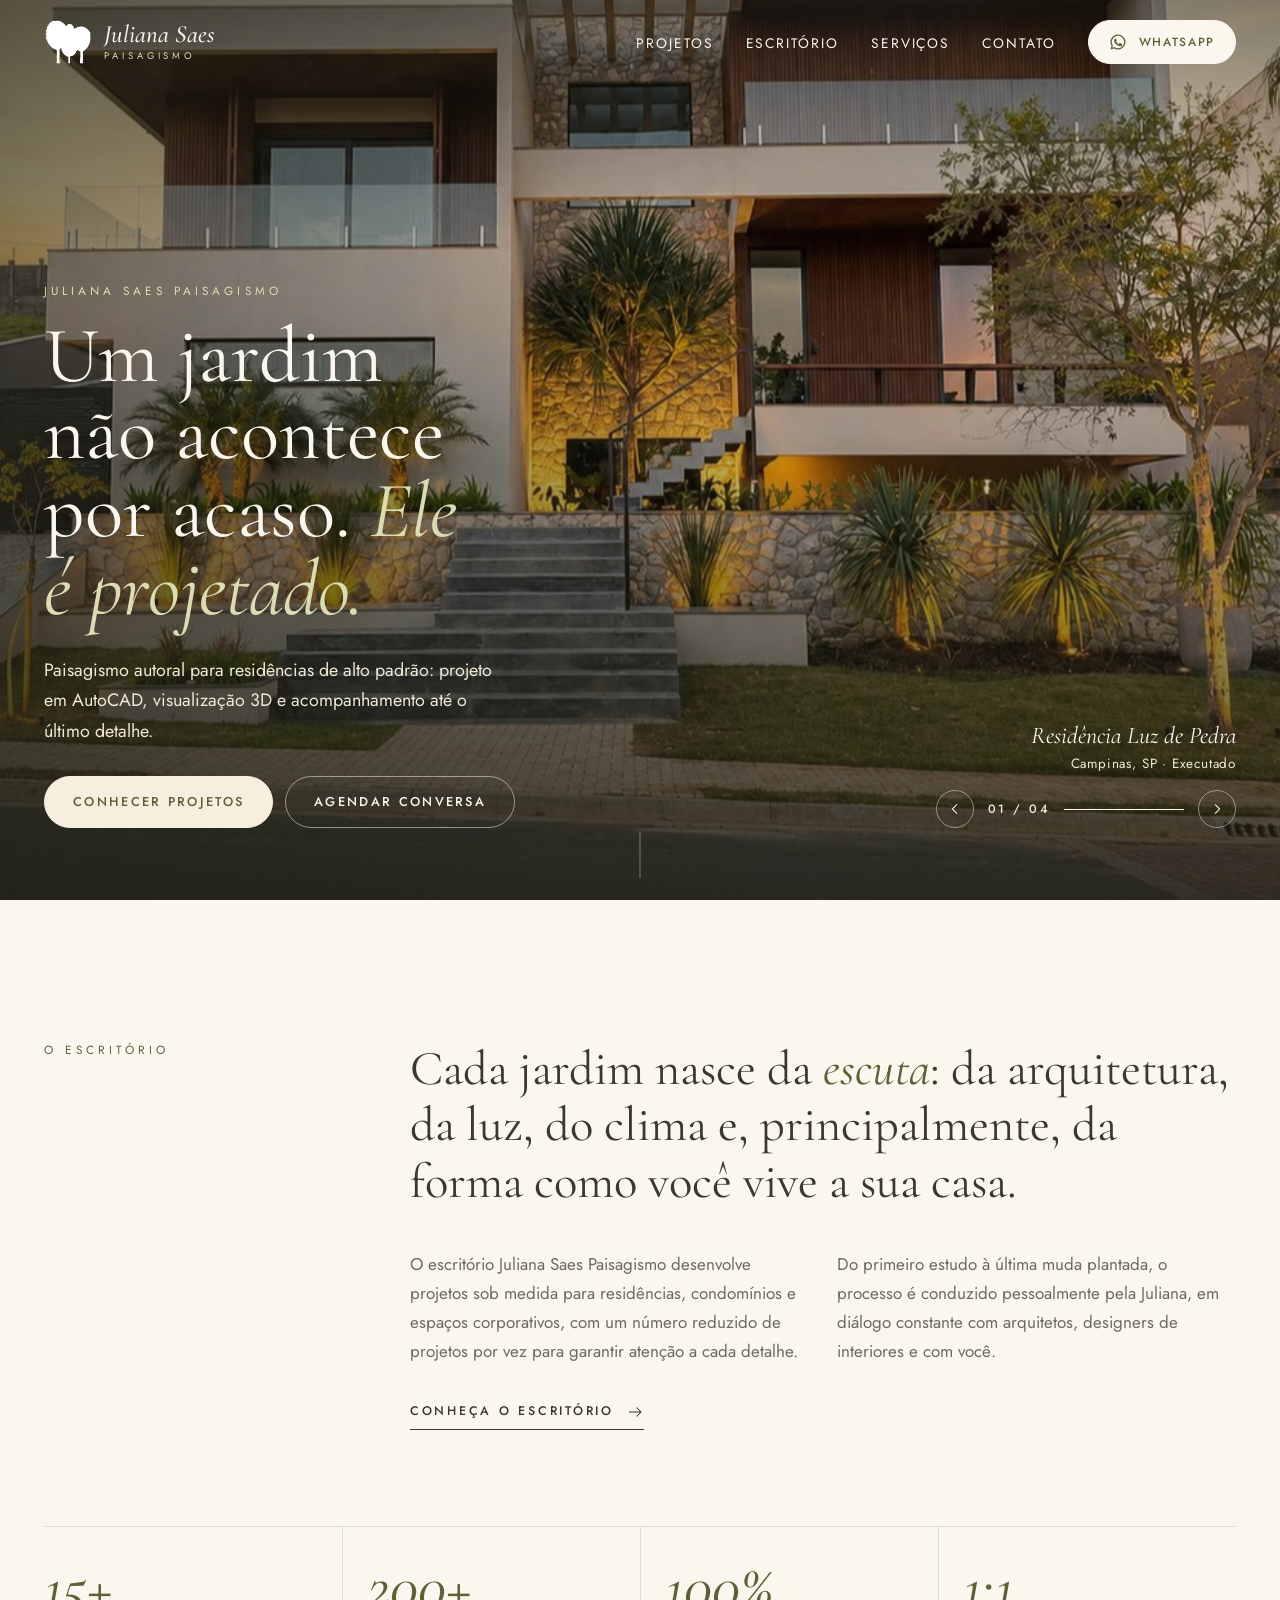
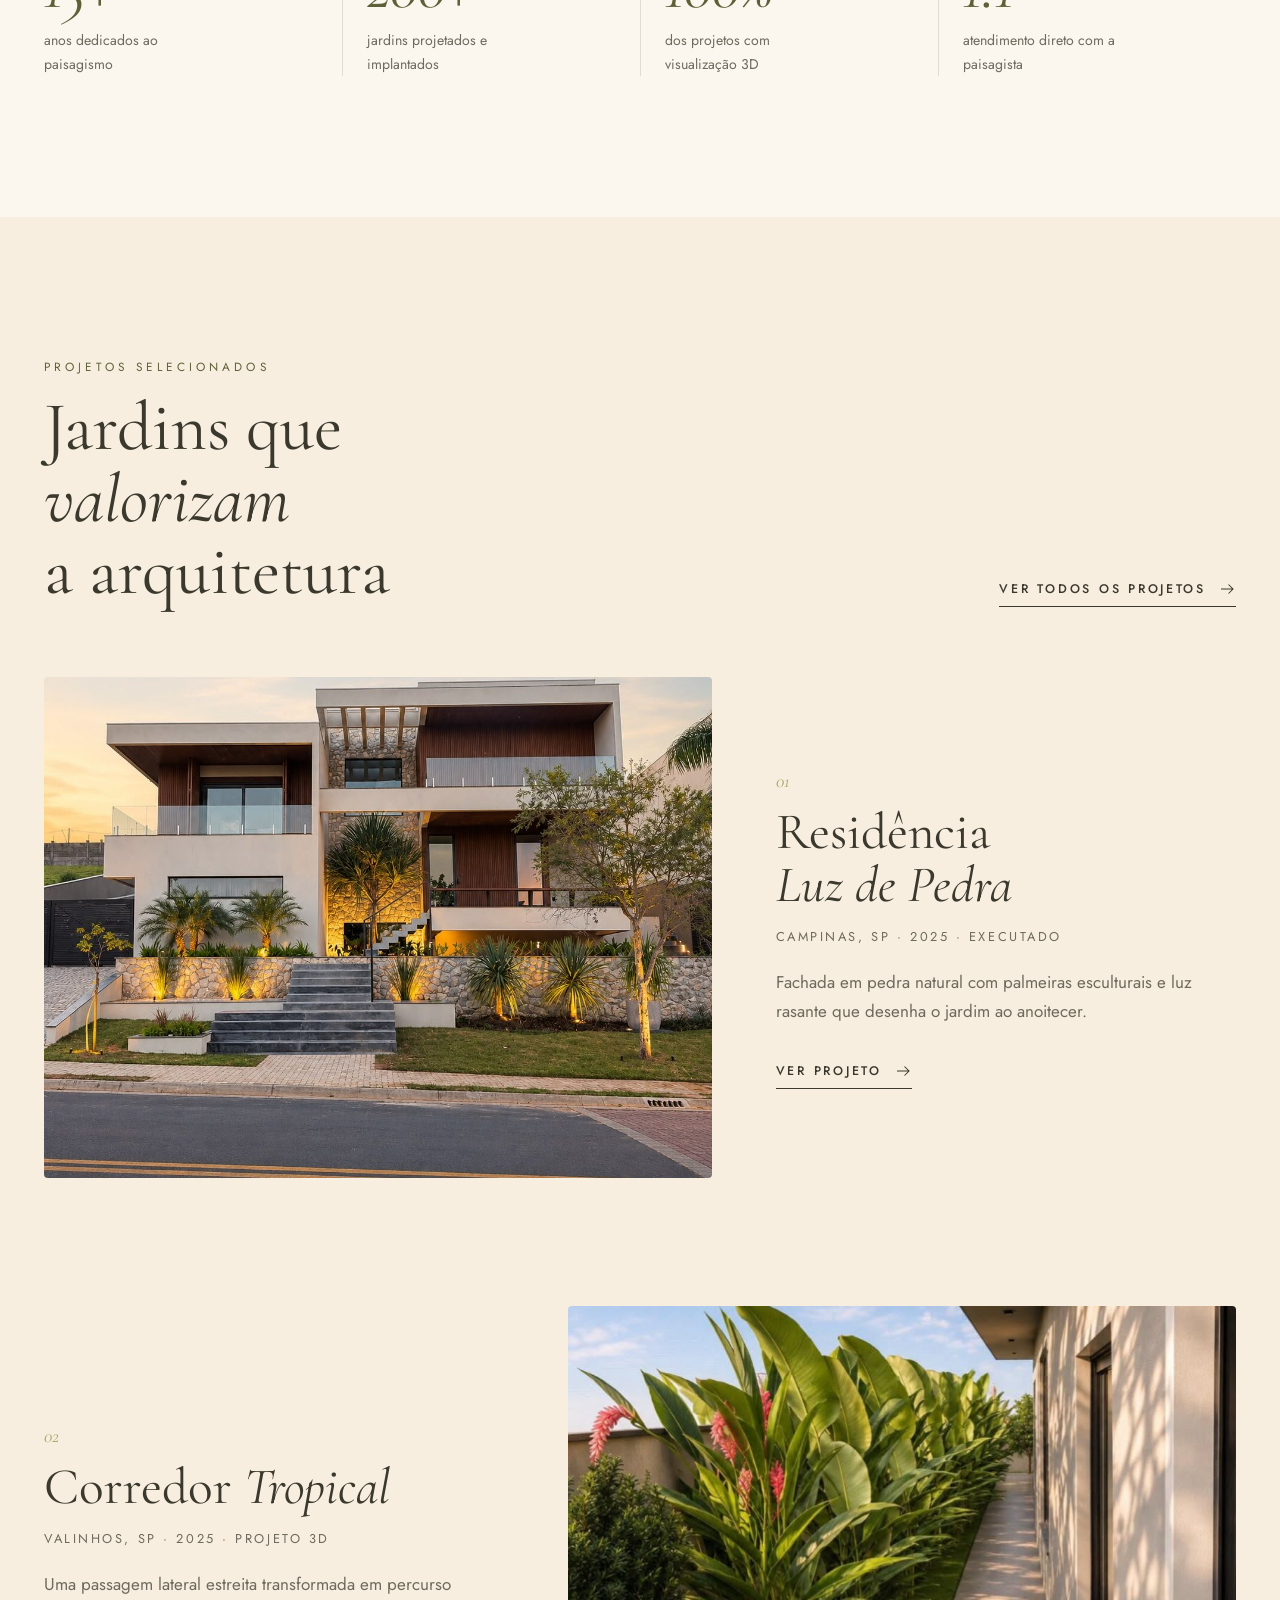
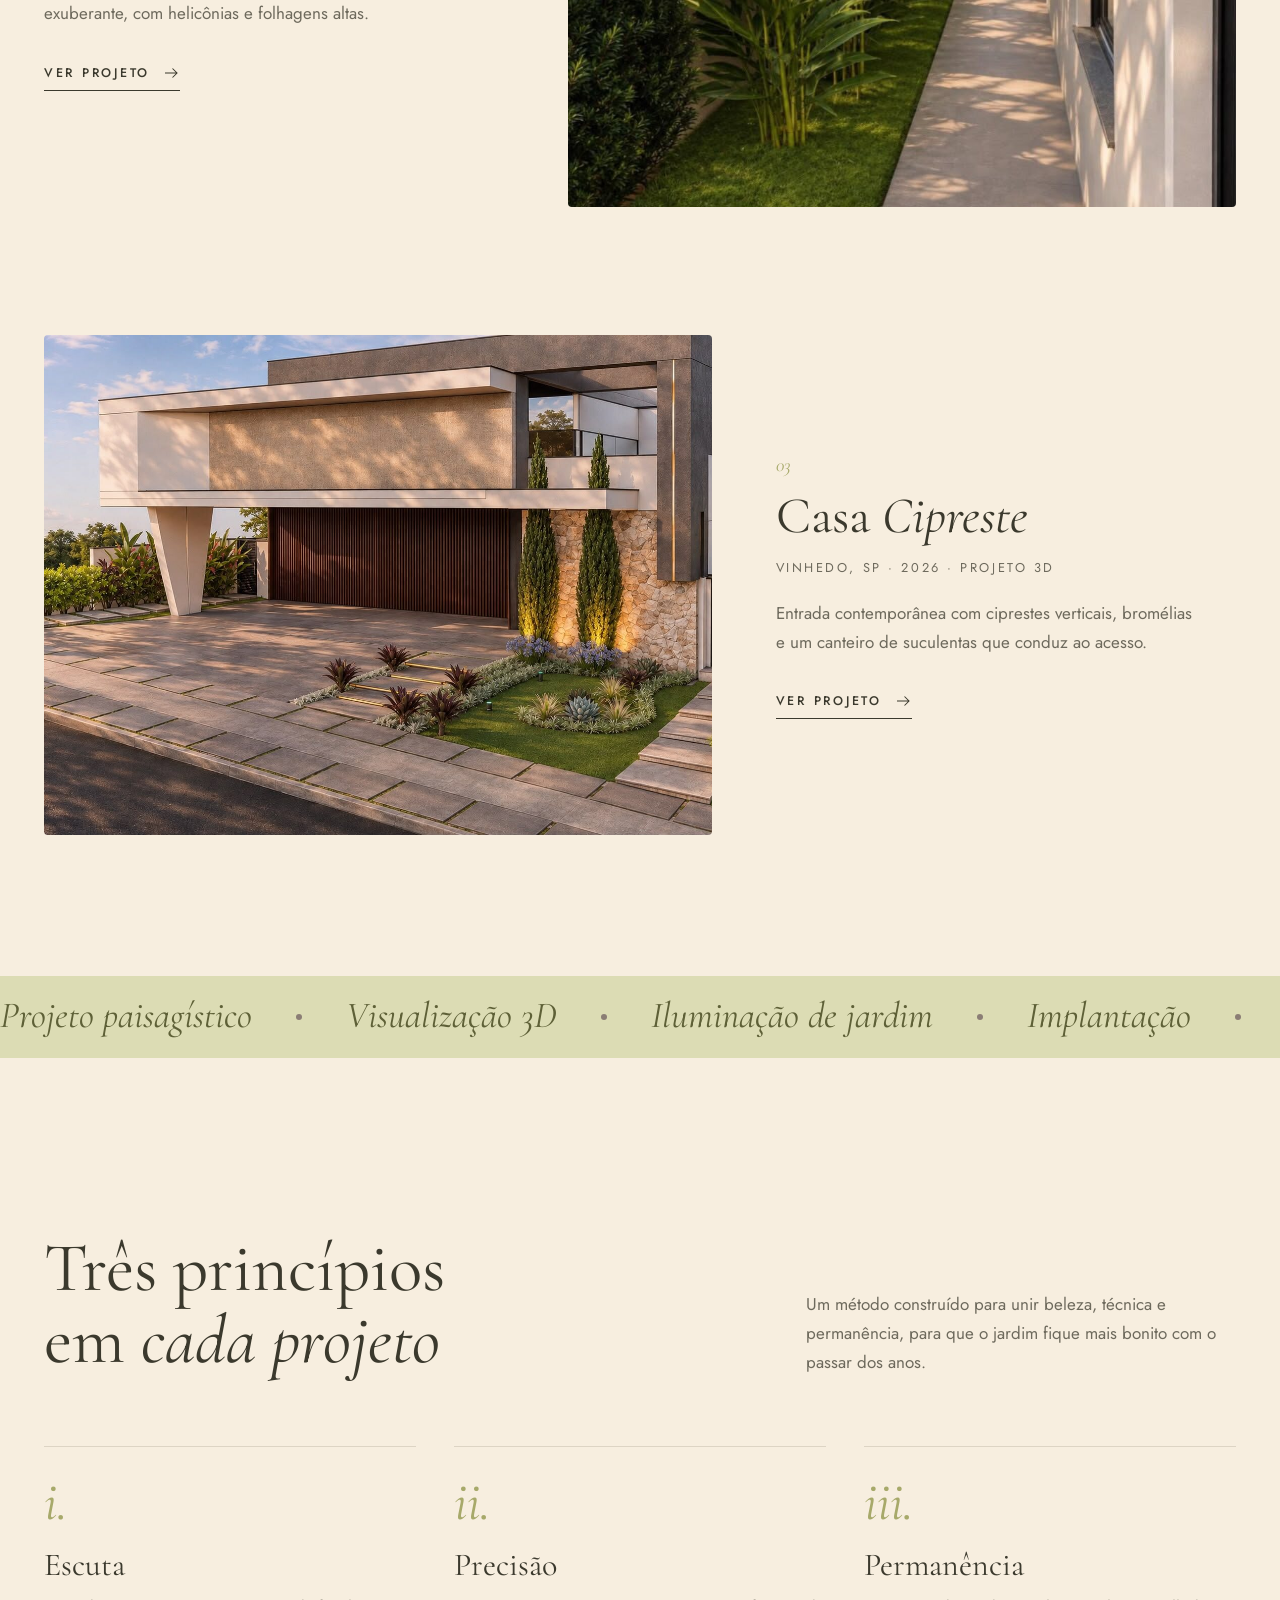
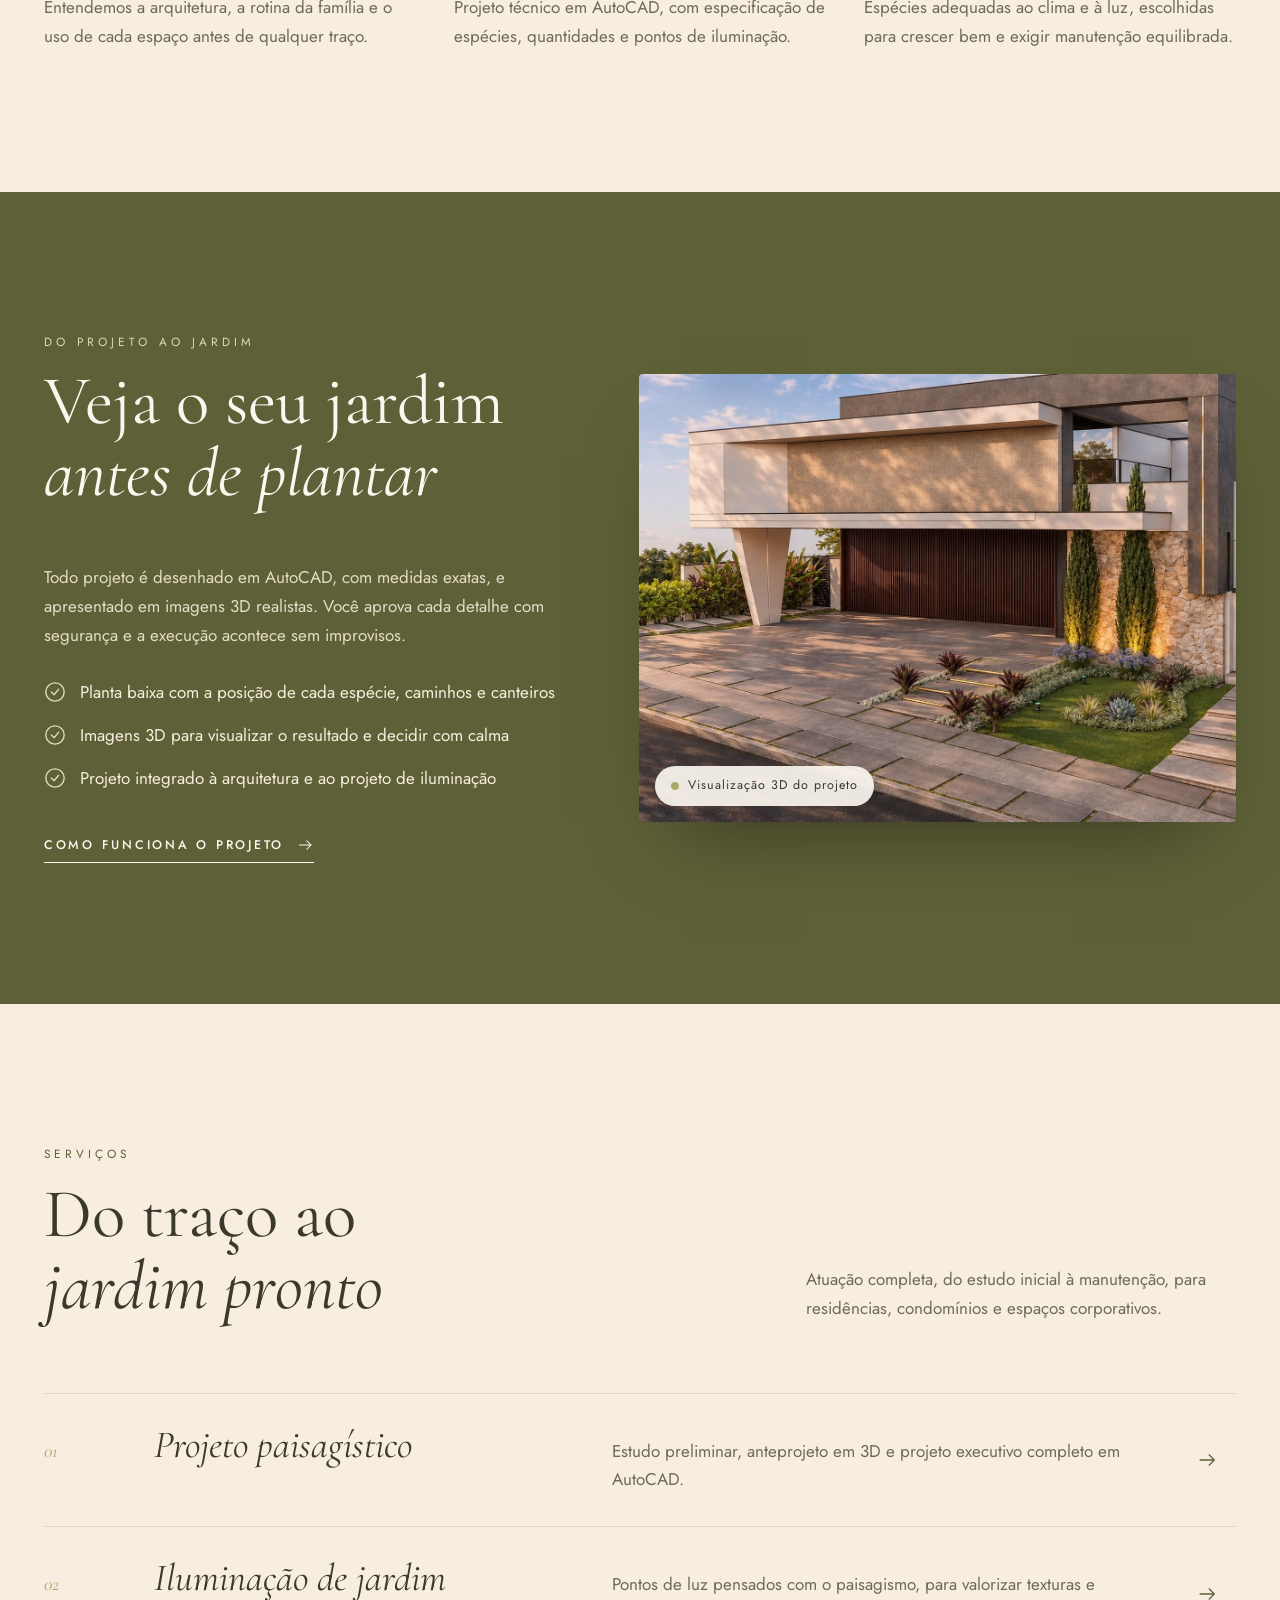
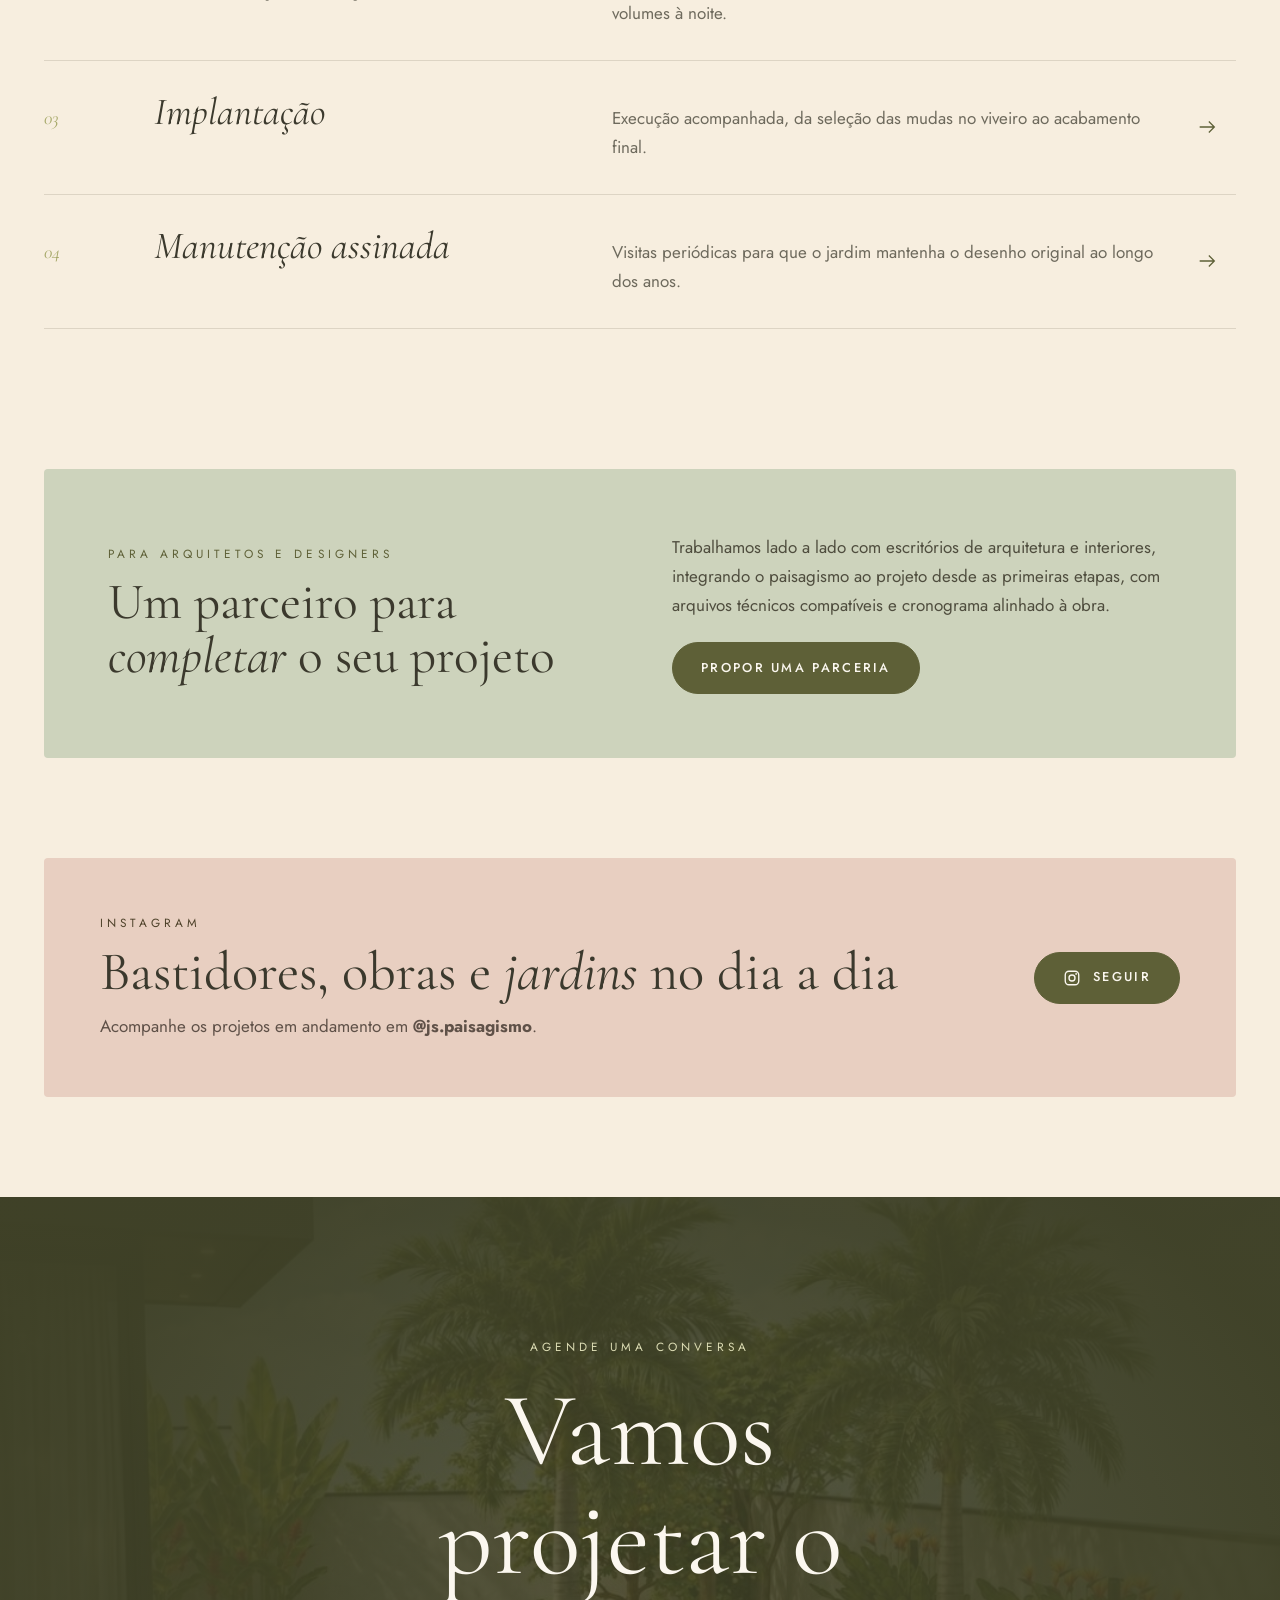
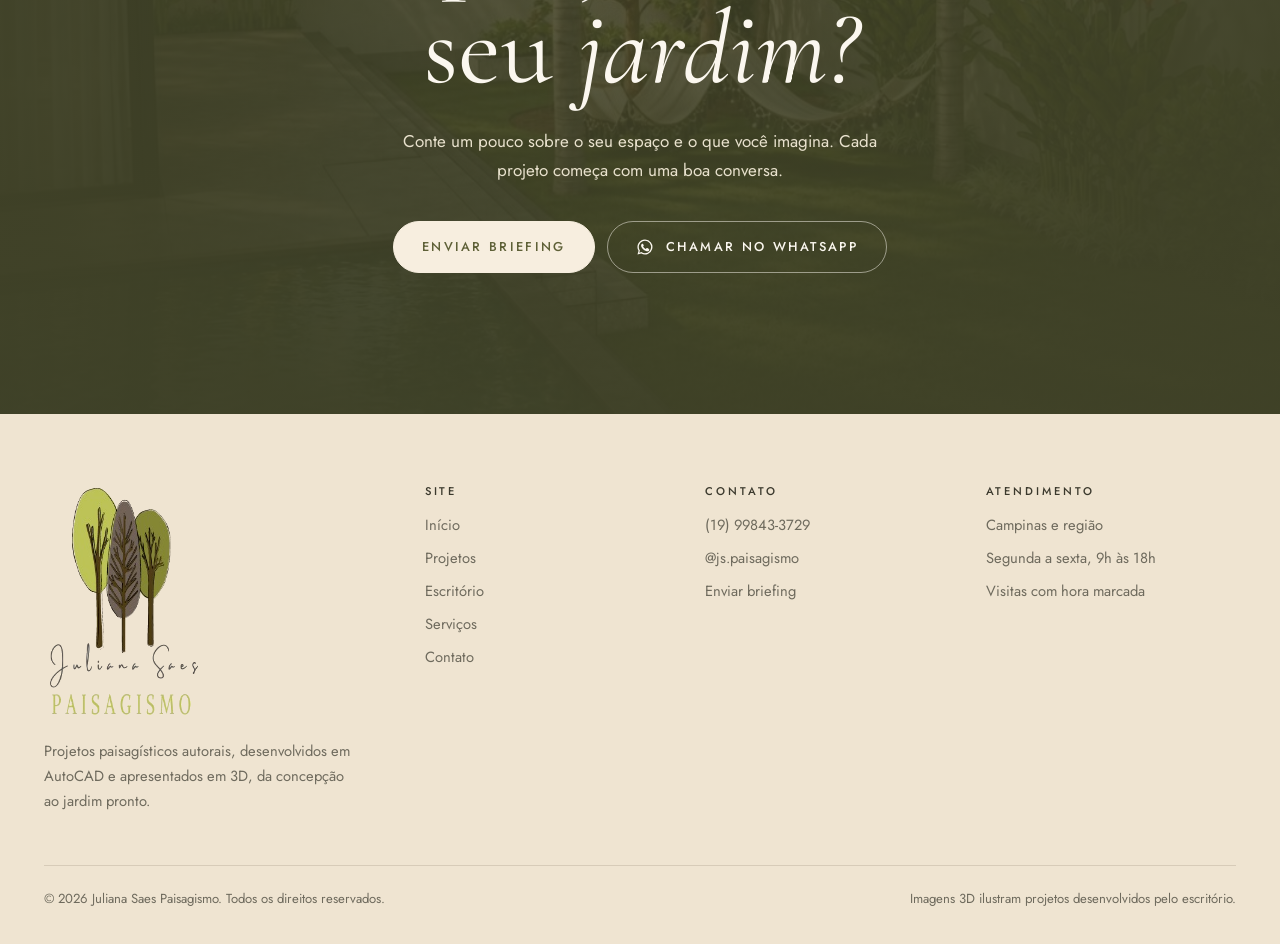
<file: index.html>
<!doctype html>
<html lang="pt-BR">
<head>
<meta charset="utf-8">
<meta name="viewport" content="width=device-width, initial-scale=1, viewport-fit=cover">
<!-- Enquanto o site não for oficial, fica fora do Google. Remover esta linha (e o X-Robots-Tag do netlify.toml) ao publicar no domínio próprio. -->
<meta name="robots" content="noindex, nofollow">
<title>Juliana Saes Paisagismo · Um jardim não acontece por acaso</title>
<meta name="description" content="Paisagismo autoral para residências de alto padrão: projeto em AutoCAD, visualização 3D, iluminação, implantação e manutenção.">
<meta name="theme-color" content="#f7eedf">
<meta property="og:type" content="website">
<meta property="og:url" content="https://jspaisagismo.netlify.app/">
<meta property="og:title" content="Juliana Saes Paisagismo · Um jardim não acontece por acaso">
<meta property="og:description" content="Paisagismo autoral para residências de alto padrão: projeto em AutoCAD, visualização 3D, iluminação, implantação e manutenção.">
<meta property="og:image" content="https://jspaisagismo.netlify.app/img/og.jpg">
<meta name="twitter:card" content="summary_large_image">
<link rel="icon" type="image/png" href="img/favicon.png">
<link rel="preconnect" href="https://fonts.googleapis.com">
<link rel="preconnect" href="https://fonts.gstatic.com" crossorigin>
<link href="https://fonts.googleapis.com/css2?family=Cormorant+Garamond:ital,wght@0,400;0,500;1,400;1,500&family=Jost:wght@300;400;500&display=swap" rel="stylesheet">
<link rel="stylesheet" href="css/site.css">
<script>document.documentElement.classList.add("js")</script>
</head>
<body class="sobre-foto">

<header class="topo" id="topo">
  <div class="wrap">
    <a class="marca" href="index.html" aria-label="Juliana Saes Paisagismo, início">
      <img src="img/logo-arvores.png" alt="" width="58" height="46">
      <span><b>Juliana Saes</b><small>Paisagismo</small></span>
    </a>
    <nav aria-label="Principal">
      <ul class="menu" id="menu">
        <li><a href="projetos.html">Projetos</a></li><li><a href="escritorio.html">Escritório</a></li><li><a href="servicos.html">Serviços</a></li><li><a href="contato.html">Contato</a></li>
        <li><a class="btn js-msg" href="https://wa.me/5519998433729"><svg viewBox="0 0 24 24" aria-hidden="true"><use href="#i-whats"/></svg>WhatsApp</a></li>
      </ul>
    </nav>
    <button class="burger" id="burger" aria-label="Abrir menu" aria-expanded="false" aria-controls="menu"><span></span></button>
  </div>
</header>

<main>

  <section class="capa" aria-label="Projetos em destaque">
    <div class="slide ativo" data-titulo="Residência Luz de Pedra" data-sub="Campinas, SP · Executado"><img src="img/fachada-executada.jpg" alt="Fachada em pedra natural com palmeiras esculturais e luz rasante que desenha o jardim ao anoitecer." fetchpriority="high"></div><div class="slide" data-titulo="Corredor Tropical" data-sub="Valinhos, SP · Projeto 3D"><img data-src="img/corredor-tropical.jpg" alt="Uma passagem lateral estreita transformada em percurso exuberante, com helicônias e folhagens altas."></div><div class="slide" data-titulo="Casa Cipreste" data-sub="Vinhedo, SP · Projeto 3D"><img data-src="img/fachada-3d.jpg" alt="Entrada contemporânea com ciprestes verticais, bromélias e um canteiro de suculentas que conduz ao acesso."></div><div class="slide" data-titulo="Pátio da Piscina" data-sub="Indaiatuba, SP · Projeto 3D"><img data-src="img/lazer-piscina.jpg" alt="Área de lazer com palmeiras, redes e estrelítzias: um refúgio tropical a poucos passos da sala."></div>
    <div class="conteudo">
      <div class="wrap">
        <span class="olho rv">Juliana Saes Paisagismo</span>
        <h1 class="rv d1">Um jardim não acontece por acaso. <em>Ele é projetado.</em></h1>
        <div class="capa-rodape">
          <div>
            <p class="rv d2">Paisagismo autoral para residências de alto padrão: projeto em AutoCAD, visualização 3D e acompanhamento até o último detalhe.</p>
            <div class="botoes rv d3">
              <a class="btn btn-areia" href="projetos.html">Conhecer projetos</a>
              <a class="btn btn-contorno" href="contato.html">Agendar conversa</a>
            </div>
          </div>
          <div class="capa-legenda rv d3" aria-live="polite">
            <b class="js-leg-tit">Residência Luz de Pedra</b><span class="js-leg-sub">Campinas, SP · Executado</span>
            <div class="capa-contador">
              <button class="js-ant" aria-label="Projeto anterior"><svg viewBox="0 0 24 24" fill="none" stroke="currentColor" stroke-width="1.6"><path d="M15 5l-7 7 7 7"/></svg></button>
              <span class="js-num">01 / 04</span><span class="barra"><i></i></span>
              <button class="js-prox" aria-label="Próximo projeto"><svg viewBox="0 0 24 24" fill="none" stroke="currentColor" stroke-width="1.6"><path d="M9 5l7 7-7 7"/></svg></button>
            </div>
          </div>
        </div>
      </div>
    </div>
    <span class="rolar" aria-hidden="true"></span>
  </section>

  <section class="sec creme">
    <div class="wrap">
      <div class="manifesto">
        <span class="olho rv">O escritório</span>
        <div>
          <blockquote class="rv">Cada jardim nasce da <em>escuta</em>: da arquitetura, da luz, do clima e, principalmente, da forma como você vive a sua casa.</blockquote>
          <div class="cols">
            <p class="rv d1">O escritório Juliana Saes Paisagismo desenvolve projetos sob medida para residências, condomínios e espaços corporativos, com um número reduzido de projetos por vez para garantir atenção a cada detalhe.</p>
            <p class="rv d2">Do primeiro estudo à última muda plantada, o processo é conduzido pessoalmente pela Juliana, em diálogo constante com arquitetos, designers de interiores e com você.</p>
          </div>
          <a class="link-seta rv" href="escritorio.html" style="margin-top:12px">Conheça o escritório <svg viewBox="0 0 24 24" fill="none" stroke="currentColor" stroke-width="1.4" aria-hidden="true"><path d="M4 12h16M14 6l6 6-6 6"/></svg></a>
        </div>
      </div>
      <div class="numeros">
        <div class="rv"><b>15+</b><span>anos dedicados ao paisagismo</span></div>
        <div class="rv d1"><b>200+</b><span>jardins projetados e implantados</span></div>
        <div class="rv d2"><b>100%</b><span>dos projetos com visualização 3D</span></div>
        <div class="rv d3"><b>1:1</b><span>atendimento direto com a paisagista</span></div>
      </div>
    </div>
  </section>

  <section class="sec">
    <div class="wrap">
      <div class="cab">
        <div><span class="olho rv">Projetos selecionados</span><h2 class="h2 rv d1">Jardins que <em>valorizam</em> a arquitetura</h2></div>
        <a class="link-seta rv d2" href="projetos.html">Ver todos os projetos <svg viewBox="0 0 24 24" fill="none" stroke="currentColor" stroke-width="1.4" aria-hidden="true"><path d="M4 12h16M14 6l6 6-6 6"/></svg></a>
      </div>
      <div class="destaques">
        <a class="destaque rv" href="projeto-residencia-luz-de-pedra.html">
          <div class="foto"><img src="img/fachada-executada.jpg" alt="Fachada em pedra natural com palmeiras esculturais e luz rasante que desenha o jardim ao anoitecer." loading="lazy"></div>
          <div>
            <span class="num">01</span>
            <h3>Residência <em>Luz de Pedra</em></h3>
            <div class="meta">Campinas, SP · 2025 · Executado</div>
            <p>Fachada em pedra natural com palmeiras esculturais e luz rasante que desenha o jardim ao anoitecer.</p>
            <span class="link-seta">Ver projeto <svg viewBox="0 0 24 24" fill="none" stroke="currentColor" stroke-width="1.4" aria-hidden="true"><path d="M4 12h16M14 6l6 6-6 6"/></svg></span>
          </div>
        </a>
        <a class="destaque rv" href="projeto-corredor-tropical.html">
          <div class="foto"><img src="img/corredor-tropical.jpg" alt="Uma passagem lateral estreita transformada em percurso exuberante, com helicônias e folhagens altas." loading="lazy"></div>
          <div>
            <span class="num">02</span>
            <h3>Corredor <em>Tropical</em></h3>
            <div class="meta">Valinhos, SP · 2025 · Projeto 3D</div>
            <p>Uma passagem lateral estreita transformada em percurso exuberante, com helicônias e folhagens altas.</p>
            <span class="link-seta">Ver projeto <svg viewBox="0 0 24 24" fill="none" stroke="currentColor" stroke-width="1.4" aria-hidden="true"><path d="M4 12h16M14 6l6 6-6 6"/></svg></span>
          </div>
        </a>
        <a class="destaque rv" href="projeto-casa-cipreste.html">
          <div class="foto"><img src="img/fachada-3d.jpg" alt="Entrada contemporânea com ciprestes verticais, bromélias e um canteiro de suculentas que conduz ao acesso." loading="lazy"></div>
          <div>
            <span class="num">03</span>
            <h3>Casa <em>Cipreste</em></h3>
            <div class="meta">Vinhedo, SP · 2026 · Projeto 3D</div>
            <p>Entrada contemporânea com ciprestes verticais, bromélias e um canteiro de suculentas que conduz ao acesso.</p>
            <span class="link-seta">Ver projeto <svg viewBox="0 0 24 24" fill="none" stroke="currentColor" stroke-width="1.4" aria-hidden="true"><path d="M4 12h16M14 6l6 6-6 6"/></svg></span>
          </div>
        </a>
      </div>
    </div>
  </section>

  <div class="faixa" aria-hidden="true">
    <div class="trilho">
      <span>Projeto paisagístico</span><span>Visualização 3D</span><span>Iluminação de jardim</span><span>Implantação</span><span>Manutenção assinada</span><span>Áreas de lazer</span>
      <span>Projeto paisagístico</span><span>Visualização 3D</span><span>Iluminação de jardim</span><span>Implantação</span><span>Manutenção assinada</span><span>Áreas de lazer</span>
    </div>
  </div>

  <section class="sec">
    <div class="wrap">
      <div class="cab">
        <div><span class="olho rv">Abordagem</span><h2 class="h2 rv d1">Três princípios em <em>cada projeto</em></h2></div>
        <p class="rv d2">Um método construído para unir beleza, técnica e permanência, para que o jardim fique mais bonito com o passar dos anos.</p>
      </div>
      <div class="pilares">
        <div class="pilar rv"><span class="n">i.</span><h3>Escuta</h3><p>Entendemos a arquitetura, a rotina da família e o uso de cada espaço antes de qualquer traço.</p></div>
        <div class="pilar rv d1"><span class="n">ii.</span><h3>Precisão</h3><p>Projeto técnico em AutoCAD, com especificação de espécies, quantidades e pontos de iluminação.</p></div>
        <div class="pilar rv d2"><span class="n">iii.</span><h3>Permanência</h3><p>Espécies adequadas ao clima e à luz, escolhidas para crescer bem e exigir manutenção equilibrada.</p></div>
      </div>
    </div>
  </section>

  <section class="sec escuro">
    <div class="wrap dupla">
      <div>
        <span class="olho rv">Do projeto ao jardim</span>
        <h2 class="h2 rv d1" style="margin-top:16px">Veja o seu jardim <em>antes de plantar</em></h2>
        <span class="traco rv d1"></span>
        <p class="rv d2">Todo projeto é desenhado em AutoCAD, com medidas exatas, e apresentado em imagens 3D realistas. Você aprova cada detalhe com segurança e a execução acontece sem improvisos.</p>
        <ul class="checks">
          <li class="rv d1"><svg viewBox="0 0 24 24" fill="none" stroke="currentColor" stroke-width="1.5" stroke-linecap="round" stroke-linejoin="round" aria-hidden="true"><circle cx="12" cy="12" r="10"/><path d="M8 12l3 3 5-6"/></svg><span>Planta baixa com a posição de cada espécie, caminhos e canteiros</span></li>
          <li class="rv d2"><svg viewBox="0 0 24 24" fill="none" stroke="currentColor" stroke-width="1.5" stroke-linecap="round" stroke-linejoin="round" aria-hidden="true"><circle cx="12" cy="12" r="10"/><path d="M8 12l3 3 5-6"/></svg><span>Imagens 3D para visualizar o resultado e decidir com calma</span></li>
          <li class="rv d3"><svg viewBox="0 0 24 24" fill="none" stroke="currentColor" stroke-width="1.5" stroke-linecap="round" stroke-linejoin="round" aria-hidden="true"><circle cx="12" cy="12" r="10"/><path d="M8 12l3 3 5-6"/></svg><span>Projeto integrado à arquitetura e ao projeto de iluminação</span></li>
        </ul>
        <a class="link-seta rv" href="servicos.html" style="color:var(--creme)">Como funciona o projeto <svg viewBox="0 0 24 24" fill="none" stroke="currentColor" stroke-width="1.4" aria-hidden="true"><path d="M4 12h16M14 6l6 6-6 6"/></svg></a>
      </div>
      <div class="midia rv d1">
        <img src="img/fachada-3d.jpg" alt="Imagem 3D de projeto paisagístico para fachada contemporânea" loading="lazy">
        <span class="etiqueta"><i></i>Visualização 3D do projeto</span>
      </div>
    </div>
  </section>

  <section class="sec">
    <div class="wrap">
      <div class="cab">
        <div><span class="olho rv">Serviços</span><h2 class="h2 rv d1">Do traço ao <em>jardim pronto</em></h2></div>
        <p class="rv d2">Atuação completa, do estudo inicial à manutenção, para residências, condomínios e espaços corporativos.</p>
      </div>
      <div class="lista">
        <a class="item rv" href="servicos.html#projeto"><span class="n">01</span><h3>Projeto paisagístico</h3><p>Estudo preliminar, anteprojeto em 3D e projeto executivo completo em AutoCAD.</p><svg viewBox="0 0 24 24" fill="none" stroke="currentColor" stroke-width="1.4" aria-hidden="true"><path d="M4 12h16M14 6l6 6-6 6"/></svg></a>
        <a class="item rv" href="servicos.html#iluminacao"><span class="n">02</span><h3>Iluminação de jardim</h3><p>Pontos de luz pensados com o paisagismo, para valorizar texturas e volumes à noite.</p><svg viewBox="0 0 24 24" fill="none" stroke="currentColor" stroke-width="1.4" aria-hidden="true"><path d="M4 12h16M14 6l6 6-6 6"/></svg></a>
        <a class="item rv" href="servicos.html#implantacao"><span class="n">03</span><h3>Implantação</h3><p>Execução acompanhada, da seleção das mudas no viveiro ao acabamento final.</p><svg viewBox="0 0 24 24" fill="none" stroke="currentColor" stroke-width="1.4" aria-hidden="true"><path d="M4 12h16M14 6l6 6-6 6"/></svg></a>
        <a class="item rv" href="servicos.html#manutencao"><span class="n">04</span><h3>Manutenção assinada</h3><p>Visitas periódicas para que o jardim mantenha o desenho original ao longo dos anos.</p><svg viewBox="0 0 24 24" fill="none" stroke="currentColor" stroke-width="1.4" aria-hidden="true"><path d="M4 12h16M14 6l6 6-6 6"/></svg></a>
      </div>
    </div>
  </section>

  <section class="sec-sm" style="padding-top:0">
    <div class="wrap">
      <div class="parceria rv">
        <div>
          <span class="olho">Para arquitetos e designers</span>
          <h2 style="margin-top:14px">Um parceiro para <em>completar</em> o seu projeto</h2>
        </div>
        <div>
          <p>Trabalhamos lado a lado com escritórios de arquitetura e interiores, integrando o paisagismo ao projeto desde as primeiras etapas, com arquivos técnicos compatíveis e cronograma alinhado à obra.</p>
          <a class="btn" href="contato.html">Propor uma parceria</a>
        </div>
      </div>
    </div>
  </section>

  <section class="sec-sm" style="padding-top:0">
    <div class="wrap">
      <div class="insta-box rv">
        <div>
          <span class="olho">Instagram</span>
          <h2>Bastidores, obras e <em>jardins</em> no dia a dia</h2>
          <p>Acompanhe os projetos em andamento em <b>@js.paisagismo</b>.</p>
        </div>
        <a class="btn" href="https://www.instagram.com/js.paisagismo/" target="_blank" rel="noopener"><svg viewBox="0 0 24 24" aria-hidden="true"><use href="#i-insta"/></svg>Seguir</a>
      </div>
    </div>
  </section>

  <section class="sec chamada">
    <img class="fundo" src="img/lazer-piscina.jpg" alt="" loading="lazy">
    <div class="wrap">
      <span class="olho rv">Agende uma conversa</span>
      <h2 class="rv d1">Vamos projetar o seu <em>jardim?</em></h2>
      <p class="rv d2">Conte um pouco sobre o seu espaço e o que você imagina. Cada projeto começa com uma boa conversa.</p>
      <div class="botoes rv d3">
        <a class="btn btn-areia" href="contato.html">Enviar briefing</a>
        <a class="btn btn-contorno js-msg" href="https://wa.me/5519998433729"><svg viewBox="0 0 24 24" aria-hidden="true"><use href="#i-whats"/></svg>Chamar no WhatsApp</a>
      </div>
    </div>
  </section>
</main>

<footer class="rodape">
  <div class="wrap">
    <div class="grade">
      <div>
        <img class="logo-rodape" src="img/logo.png" alt="Juliana Saes Paisagismo" width="266" height="247" loading="lazy">
        <p style="margin-top:14px;max-width:34ch">Projetos paisagísticos autorais, desenvolvidos em AutoCAD e apresentados em 3D, da concepção ao jardim pronto.</p>
      </div>
      <div><h4>Site</h4><ul><li><a href="index.html">Início</a></li><li><a href="projetos.html">Projetos</a></li><li><a href="escritorio.html">Escritório</a></li><li><a href="servicos.html">Serviços</a></li><li><a href="contato.html">Contato</a></li></ul></div>
      <div><h4>Contato</h4><ul><li><a class="js-msg" href="https://wa.me/5519998433729">(19) 99843-3729</a></li><li><a href="https://www.instagram.com/js.paisagismo/" target="_blank" rel="noopener">@js.paisagismo</a></li><li><a href="contato.html">Enviar briefing</a></li></ul></div>
      <div><h4>Atendimento</h4><ul><li>Campinas e região</li><li>Segunda a sexta, 9h às 18h</li><li>Visitas com hora marcada</li></ul></div>
    </div>
    <div class="base"><span>© <span class="js-ano">2026</span> Juliana Saes Paisagismo. Todos os direitos reservados.</span><span>Imagens 3D ilustram projetos desenvolvidos pelo escritório.</span></div>
  </div>
</footer>

<a class="flutuante js-msg" id="flutuante" href="https://wa.me/5519998433729" aria-label="Chamar no WhatsApp"><svg viewBox="0 0 24 24" aria-hidden="true"><use href="#i-whats"/></svg></a>

<svg width="0" height="0" style="position:absolute" aria-hidden="true">
  <symbol id="i-insta" viewBox="0 0 24 24"><g fill="none" stroke="currentColor" stroke-width="1.8"><rect x="3" y="3" width="18" height="18" rx="5"/><circle cx="12" cy="12" r="4"/></g><circle cx="17.5" cy="6.5" r="1.2" fill="currentColor"/></symbol>
  <symbol id="i-whats" viewBox="0 0 24 24"><path fill="currentColor" d="M12 2a10 10 0 0 0-8.6 15.1L2 22l5-1.3A10 10 0 1 0 12 2zm0 18.2c-1.5 0-3-.4-4.3-1.2l-.3-.2-3 .8.8-2.9-.2-.3A8.2 8.2 0 1 1 12 20.2zm4.5-6.1c-.2-.1-1.5-.7-1.7-.8-.2-.1-.4-.1-.6.1l-.8 1c-.1.2-.3.2-.5.1a6.7 6.7 0 0 1-3.3-2.9c-.3-.4.2-.4.7-1.3.1-.2 0-.3 0-.4l-.8-1.8c-.2-.5-.4-.4-.6-.4h-.5a1 1 0 0 0-.7.3c-.2.3-.9.9-.9 2.2s1 2.6 1.1 2.7c.1.2 1.9 2.9 4.6 4.1 1.7.7 2.4.8 3.2.7.5-.1 1.5-.6 1.8-1.2.2-.6.2-1.1.1-1.2l-.4-.2z"/></symbol>
</svg>
<script src="js/site.js"></script>
</body>
</html>
</file>
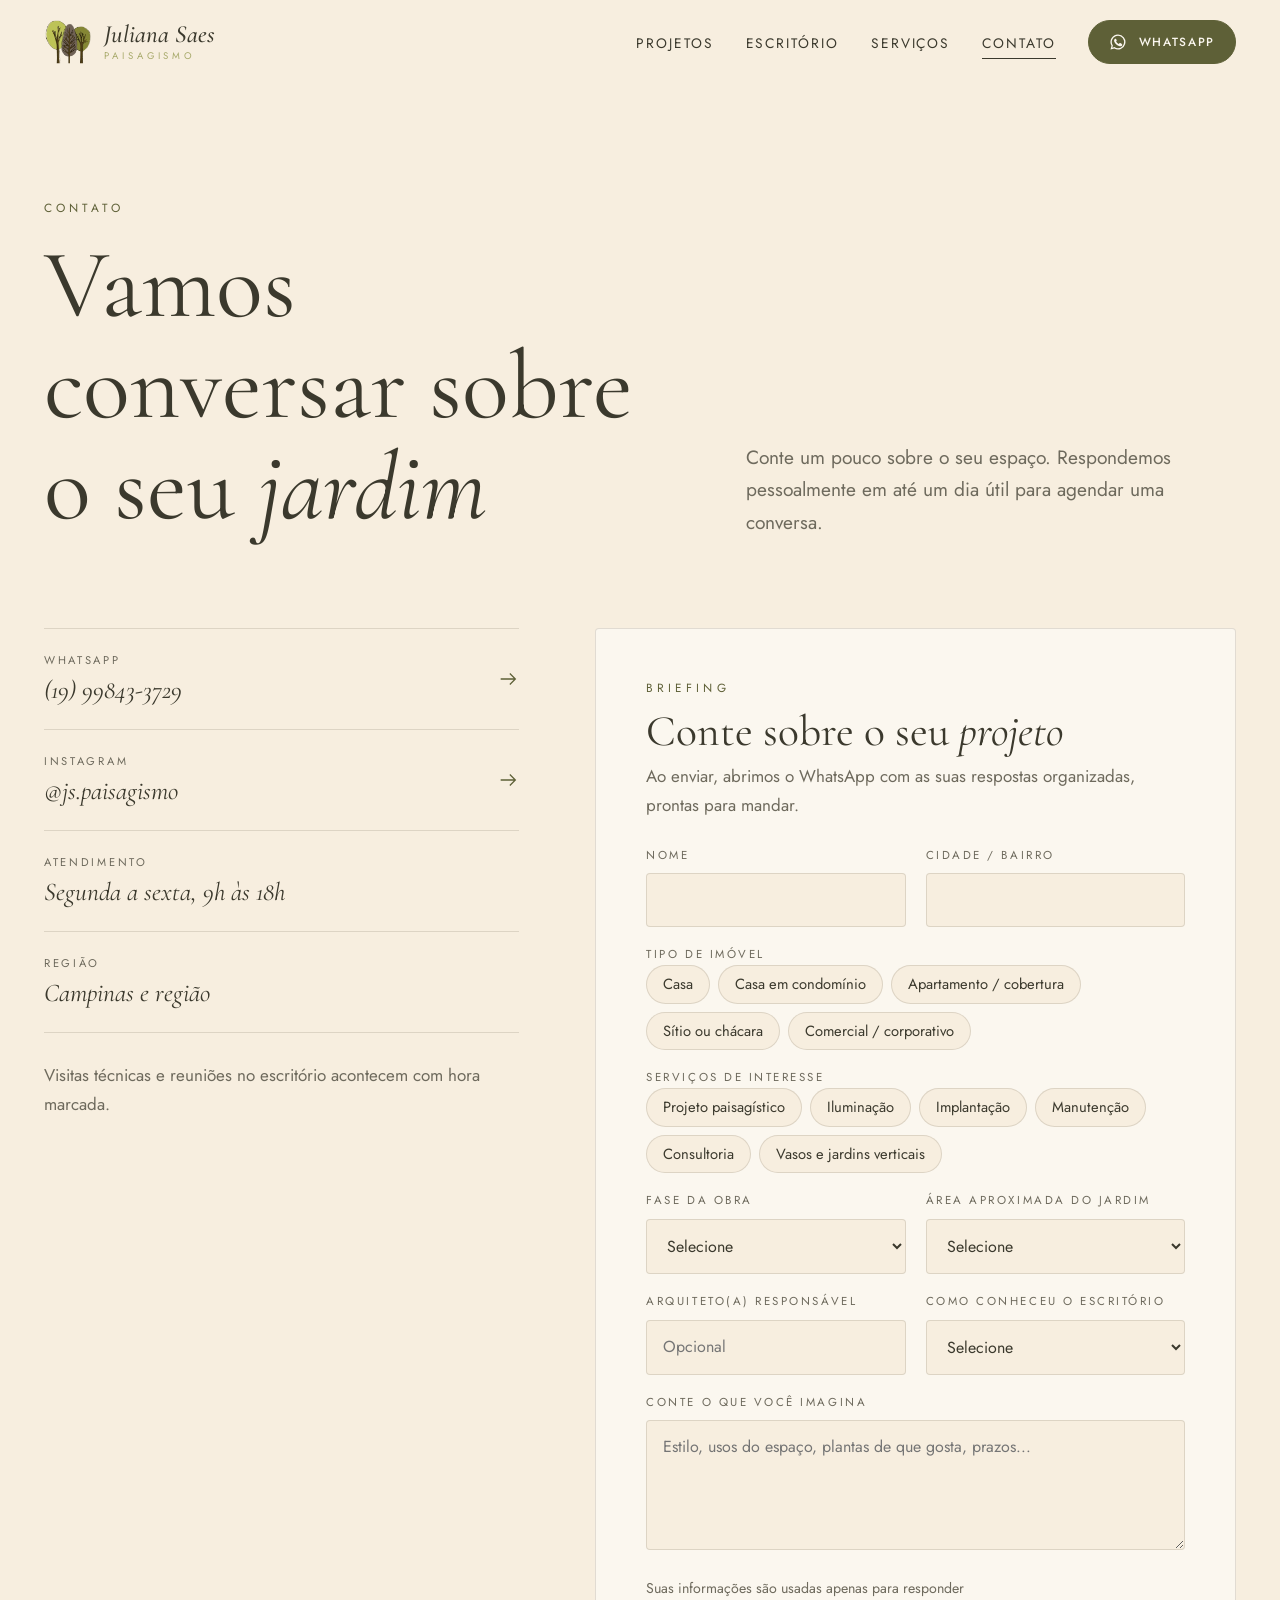
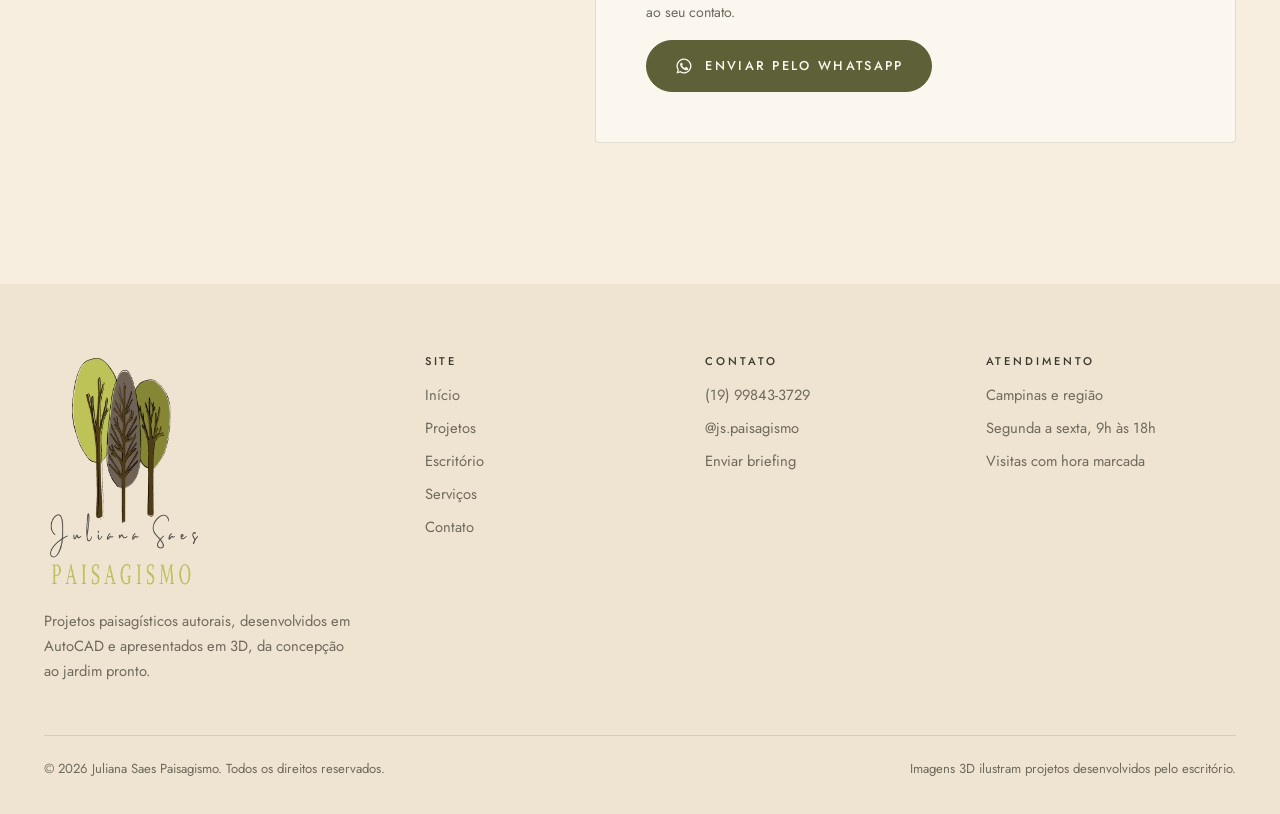
<file: contato.html>
<!doctype html>
<html lang="pt-BR">
<head>
<meta charset="utf-8">
<meta name="viewport" content="width=device-width, initial-scale=1, viewport-fit=cover">
<!-- Enquanto o site não for oficial, fica fora do Google. Remover esta linha (e o X-Robots-Tag do netlify.toml) ao publicar no domínio próprio. -->
<meta name="robots" content="noindex, nofollow">
<title>Contato · Juliana Saes Paisagismo</title>
<meta name="description" content="Envie um briefing ou fale pelo WhatsApp com o escritório Juliana Saes Paisagismo.">
<meta name="theme-color" content="#f7eedf">
<meta property="og:type" content="website">
<meta property="og:url" content="https://jspaisagismo.netlify.app/contato.html">
<meta property="og:title" content="Contato · Juliana Saes Paisagismo">
<meta property="og:description" content="Envie um briefing ou fale pelo WhatsApp com o escritório Juliana Saes Paisagismo.">
<meta property="og:image" content="https://jspaisagismo.netlify.app/img/og.jpg">
<meta name="twitter:card" content="summary_large_image">
<link rel="icon" type="image/png" href="img/favicon.png">
<link rel="preconnect" href="https://fonts.googleapis.com">
<link rel="preconnect" href="https://fonts.gstatic.com" crossorigin>
<link href="https://fonts.googleapis.com/css2?family=Cormorant+Garamond:ital,wght@0,400;0,500;1,400;1,500&family=Jost:wght@300;400;500&display=swap" rel="stylesheet">
<link rel="stylesheet" href="css/site.css">
<script>document.documentElement.classList.add("js")</script>
</head>
<body>

<header class="topo" id="topo">
  <div class="wrap">
    <a class="marca" href="index.html" aria-label="Juliana Saes Paisagismo, início">
      <img src="img/logo-arvores.png" alt="" width="58" height="46">
      <span><b>Juliana Saes</b><small>Paisagismo</small></span>
    </a>
    <nav aria-label="Principal">
      <ul class="menu" id="menu">
        <li><a href="projetos.html">Projetos</a></li><li><a href="escritorio.html">Escritório</a></li><li><a href="servicos.html">Serviços</a></li><li><a href="contato.html" aria-current="page">Contato</a></li>
        <li><a class="btn js-msg" href="https://wa.me/5519998433729"><svg viewBox="0 0 24 24" aria-hidden="true"><use href="#i-whats"/></svg>WhatsApp</a></li>
      </ul>
    </nav>
    <button class="burger" id="burger" aria-label="Abrir menu" aria-expanded="false" aria-controls="menu"><span></span></button>
  </div>
</header>

<main>

  <section class="pag-topo">
    <div class="wrap grade">
      <div><span class="olho rv">Contato</span><h1 class="rv d1">Vamos conversar sobre o seu <em>jardim</em></h1></div>
      <p class="lead rv d2">Conte um pouco sobre o seu espaço. Respondemos pessoalmente em até um dia útil para agendar uma conversa.</p>
    </div>
  </section>

  <section class="sec" style="padding-top:0">
    <div class="wrap contato-grade">
      <div>
        <div class="canais rv">
          <a class="canal js-msg" href="https://wa.me/5519998433729"><span><small>WhatsApp</small><b>(19) 99843-3729</b></span><svg viewBox="0 0 24 24" fill="none" stroke="currentColor" stroke-width="1.4" aria-hidden="true"><path d="M4 12h16M14 6l6 6-6 6"/></svg></a>
          <a class="canal" href="https://www.instagram.com/js.paisagismo/" target="_blank" rel="noopener"><span><small>Instagram</small><b>@js.paisagismo</b></span><svg viewBox="0 0 24 24" fill="none" stroke="currentColor" stroke-width="1.4" aria-hidden="true"><path d="M4 12h16M14 6l6 6-6 6"/></svg></a>
          <div class="canal"><span><small>Atendimento</small><b>Segunda a sexta, 9h às 18h</b></span></div>
          <div class="canal"><span><small>Região</small><b>Campinas e região</b></span></div>
        </div>
        <p class="rv" style="margin-top:28px;color:var(--suave)">Visitas técnicas e reuniões no escritório acontecem com hora marcada.</p>
      </div>

      <form class="form rv d1" id="briefing">
        <span class="olho">Briefing</span>
        <h2 style="margin-top:12px">Conte sobre o seu <em>projeto</em></h2>
        <p>Ao enviar, abrimos o WhatsApp com as suas respostas organizadas, prontas para mandar.</p>
        <div class="campos">
          <div class="campo"><label for="f-nome">Nome</label><input id="f-nome" name="nome" autocomplete="name" required></div>
          <div class="campo"><label for="f-cidade">Cidade / bairro</label><input id="f-cidade" name="cidade" autocomplete="address-level2"></div>
          <fieldset class="campo cheio"><legend>Tipo de imóvel</legend><div class="opcoes"><label><input type="radio" name="imovel" value="Casa" required><span>Casa</span></label><label><input type="radio" name="imovel" value="Casa em condomínio"><span>Casa em condomínio</span></label><label><input type="radio" name="imovel" value="Apartamento / cobertura"><span>Apartamento / cobertura</span></label><label><input type="radio" name="imovel" value="Sítio ou chácara"><span>Sítio ou chácara</span></label><label><input type="radio" name="imovel" value="Comercial / corporativo"><span>Comercial / corporativo</span></label></div></fieldset>
          <fieldset class="campo cheio"><legend>Serviços de interesse</legend><div class="opcoes"><label><input type="checkbox" name="servico" value="Projeto paisagístico"><span>Projeto paisagístico</span></label><label><input type="checkbox" name="servico" value="Iluminação"><span>Iluminação</span></label><label><input type="checkbox" name="servico" value="Implantação"><span>Implantação</span></label><label><input type="checkbox" name="servico" value="Manutenção"><span>Manutenção</span></label><label><input type="checkbox" name="servico" value="Consultoria"><span>Consultoria</span></label><label><input type="checkbox" name="servico" value="Vasos e jardins verticais"><span>Vasos e jardins verticais</span></label></div></fieldset>
          <div class="campo"><label for="f-fase">Fase da obra</label><select id="f-fase" name="fase"><option value="">Selecione</option><option>Ainda no projeto de arquitetura</option><option>Obra em andamento</option><option>Obra finalizada</option><option>Jardim existente para reformar</option></select></div>
          <div class="campo"><label for="f-area">Área aproximada do jardim</label><select id="f-area" name="area"><option value="">Selecione</option><option>Até 50 m²</option><option>50 a 150 m²</option><option>150 a 400 m²</option><option>Acima de 400 m²</option><option>Não sei informar</option></select></div>
          <div class="campo"><label for="f-arq">Arquiteto(a) responsável</label><input id="f-arq" name="arquiteto" placeholder="Opcional"></div>
          <div class="campo"><label for="f-orig">Como conheceu o escritório</label><select id="f-orig" name="origem"><option value="">Selecione</option><option>Instagram</option><option>Indicação</option><option>Arquiteto(a)</option><option>Google</option><option>Outro</option></select></div>
          <div class="campo cheio"><label for="f-msg">Conte o que você imagina</label><textarea id="f-msg" name="mensagem" placeholder="Estilo, usos do espaço, plantas de que gosta, prazos..."></textarea></div>
        </div>
        <div class="rodape-form">
          <small>Suas informações são usadas apenas para responder ao seu contato.</small>
          <button class="btn" type="submit"><svg viewBox="0 0 24 24" aria-hidden="true"><use href="#i-whats"/></svg>Enviar pelo WhatsApp</button>
        </div>
      </form>
    </div>
  </section>

</main>

<footer class="rodape">
  <div class="wrap">
    <div class="grade">
      <div>
        <img class="logo-rodape" src="img/logo.png" alt="Juliana Saes Paisagismo" width="266" height="247" loading="lazy">
        <p style="margin-top:14px;max-width:34ch">Projetos paisagísticos autorais, desenvolvidos em AutoCAD e apresentados em 3D, da concepção ao jardim pronto.</p>
      </div>
      <div><h4>Site</h4><ul><li><a href="index.html">Início</a></li><li><a href="projetos.html">Projetos</a></li><li><a href="escritorio.html">Escritório</a></li><li><a href="servicos.html">Serviços</a></li><li><a href="contato.html">Contato</a></li></ul></div>
      <div><h4>Contato</h4><ul><li><a class="js-msg" href="https://wa.me/5519998433729">(19) 99843-3729</a></li><li><a href="https://www.instagram.com/js.paisagismo/" target="_blank" rel="noopener">@js.paisagismo</a></li><li><a href="contato.html">Enviar briefing</a></li></ul></div>
      <div><h4>Atendimento</h4><ul><li>Campinas e região</li><li>Segunda a sexta, 9h às 18h</li><li>Visitas com hora marcada</li></ul></div>
    </div>
    <div class="base"><span>© <span class="js-ano">2026</span> Juliana Saes Paisagismo. Todos os direitos reservados.</span><span>Imagens 3D ilustram projetos desenvolvidos pelo escritório.</span></div>
  </div>
</footer>

<a class="flutuante js-msg" id="flutuante" href="https://wa.me/5519998433729" aria-label="Chamar no WhatsApp"><svg viewBox="0 0 24 24" aria-hidden="true"><use href="#i-whats"/></svg></a>

<svg width="0" height="0" style="position:absolute" aria-hidden="true">
  <symbol id="i-insta" viewBox="0 0 24 24"><g fill="none" stroke="currentColor" stroke-width="1.8"><rect x="3" y="3" width="18" height="18" rx="5"/><circle cx="12" cy="12" r="4"/></g><circle cx="17.5" cy="6.5" r="1.2" fill="currentColor"/></symbol>
  <symbol id="i-whats" viewBox="0 0 24 24"><path fill="currentColor" d="M12 2a10 10 0 0 0-8.6 15.1L2 22l5-1.3A10 10 0 1 0 12 2zm0 18.2c-1.5 0-3-.4-4.3-1.2l-.3-.2-3 .8.8-2.9-.2-.3A8.2 8.2 0 1 1 12 20.2zm4.5-6.1c-.2-.1-1.5-.7-1.7-.8-.2-.1-.4-.1-.6.1l-.8 1c-.1.2-.3.2-.5.1a6.7 6.7 0 0 1-3.3-2.9c-.3-.4.2-.4.7-1.3.1-.2 0-.3 0-.4l-.8-1.8c-.2-.5-.4-.4-.6-.4h-.5a1 1 0 0 0-.7.3c-.2.3-.9.9-.9 2.2s1 2.6 1.1 2.7c.1.2 1.9 2.9 4.6 4.1 1.7.7 2.4.8 3.2.7.5-.1 1.5-.6 1.8-1.2.2-.6.2-1.1.1-1.2l-.4-.2z"/></symbol>
</svg>
<script src="js/site.js"></script>
</body>
</html>
</file>
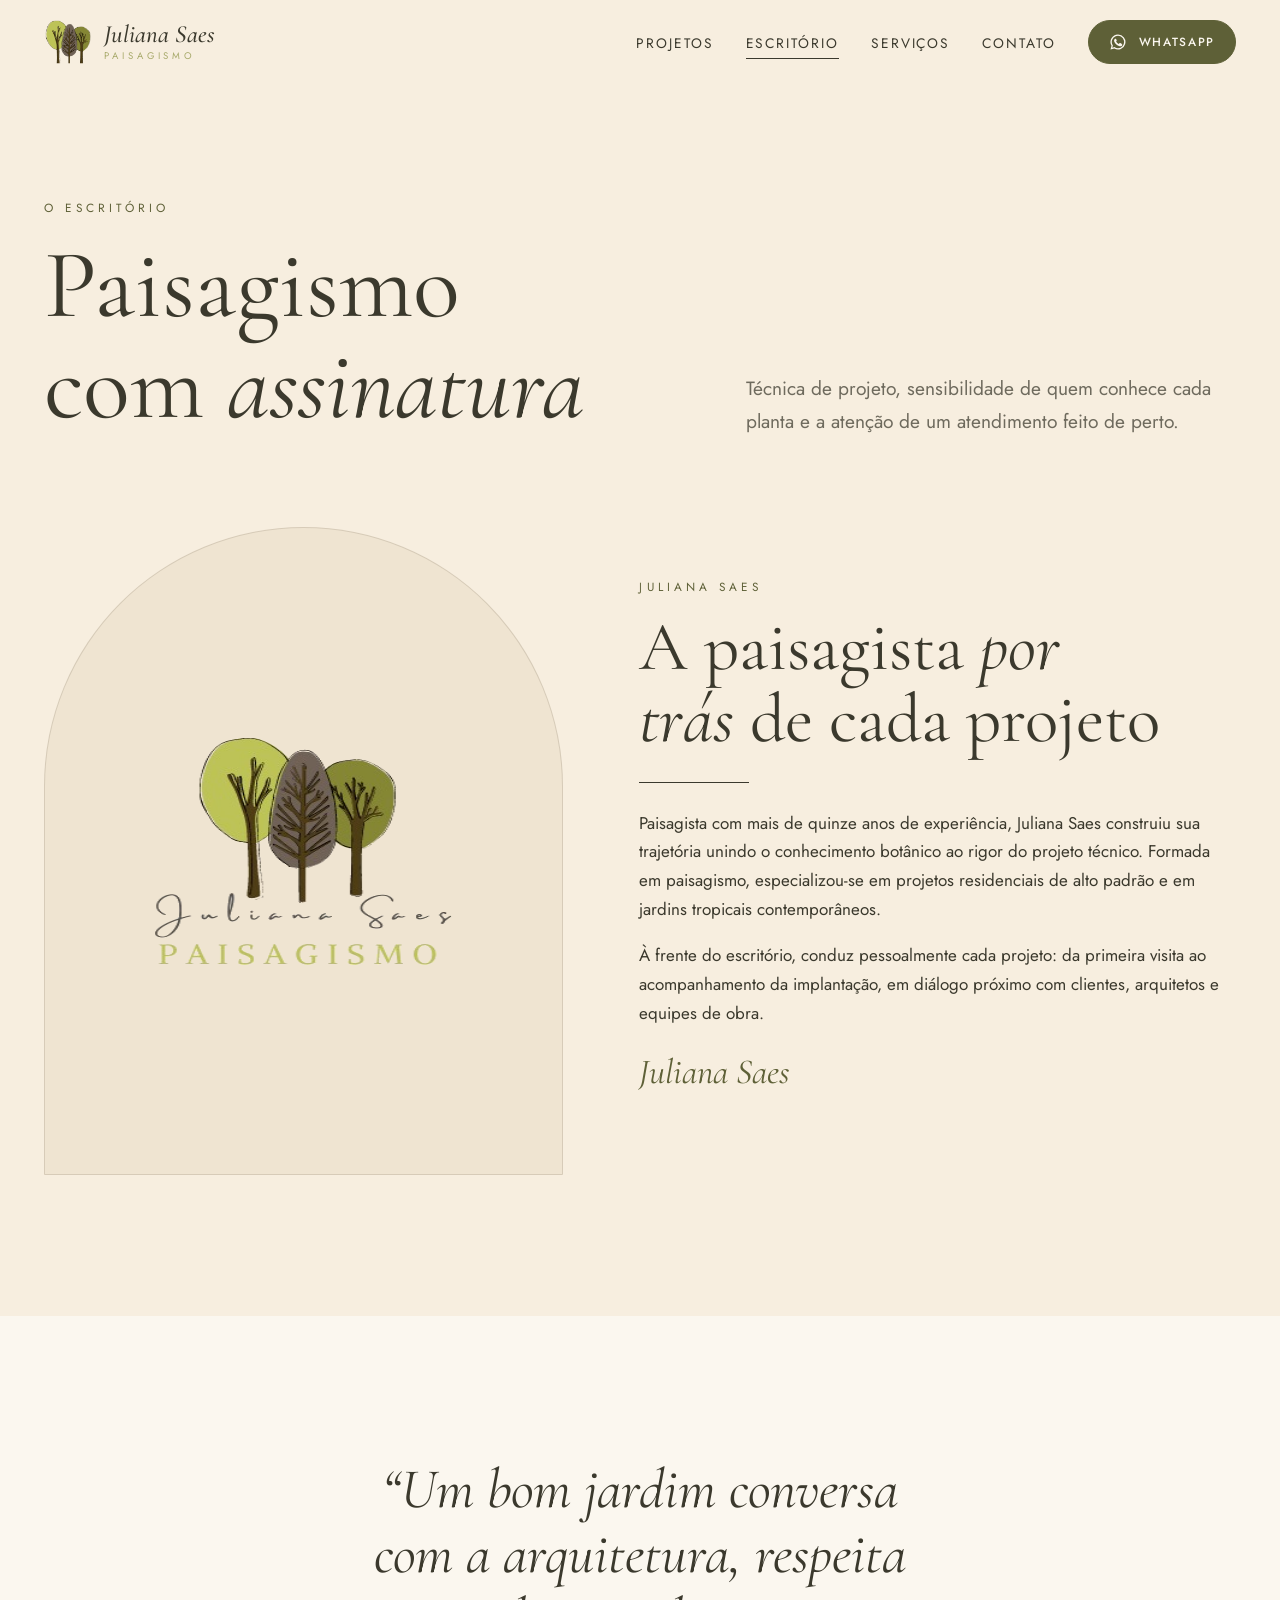
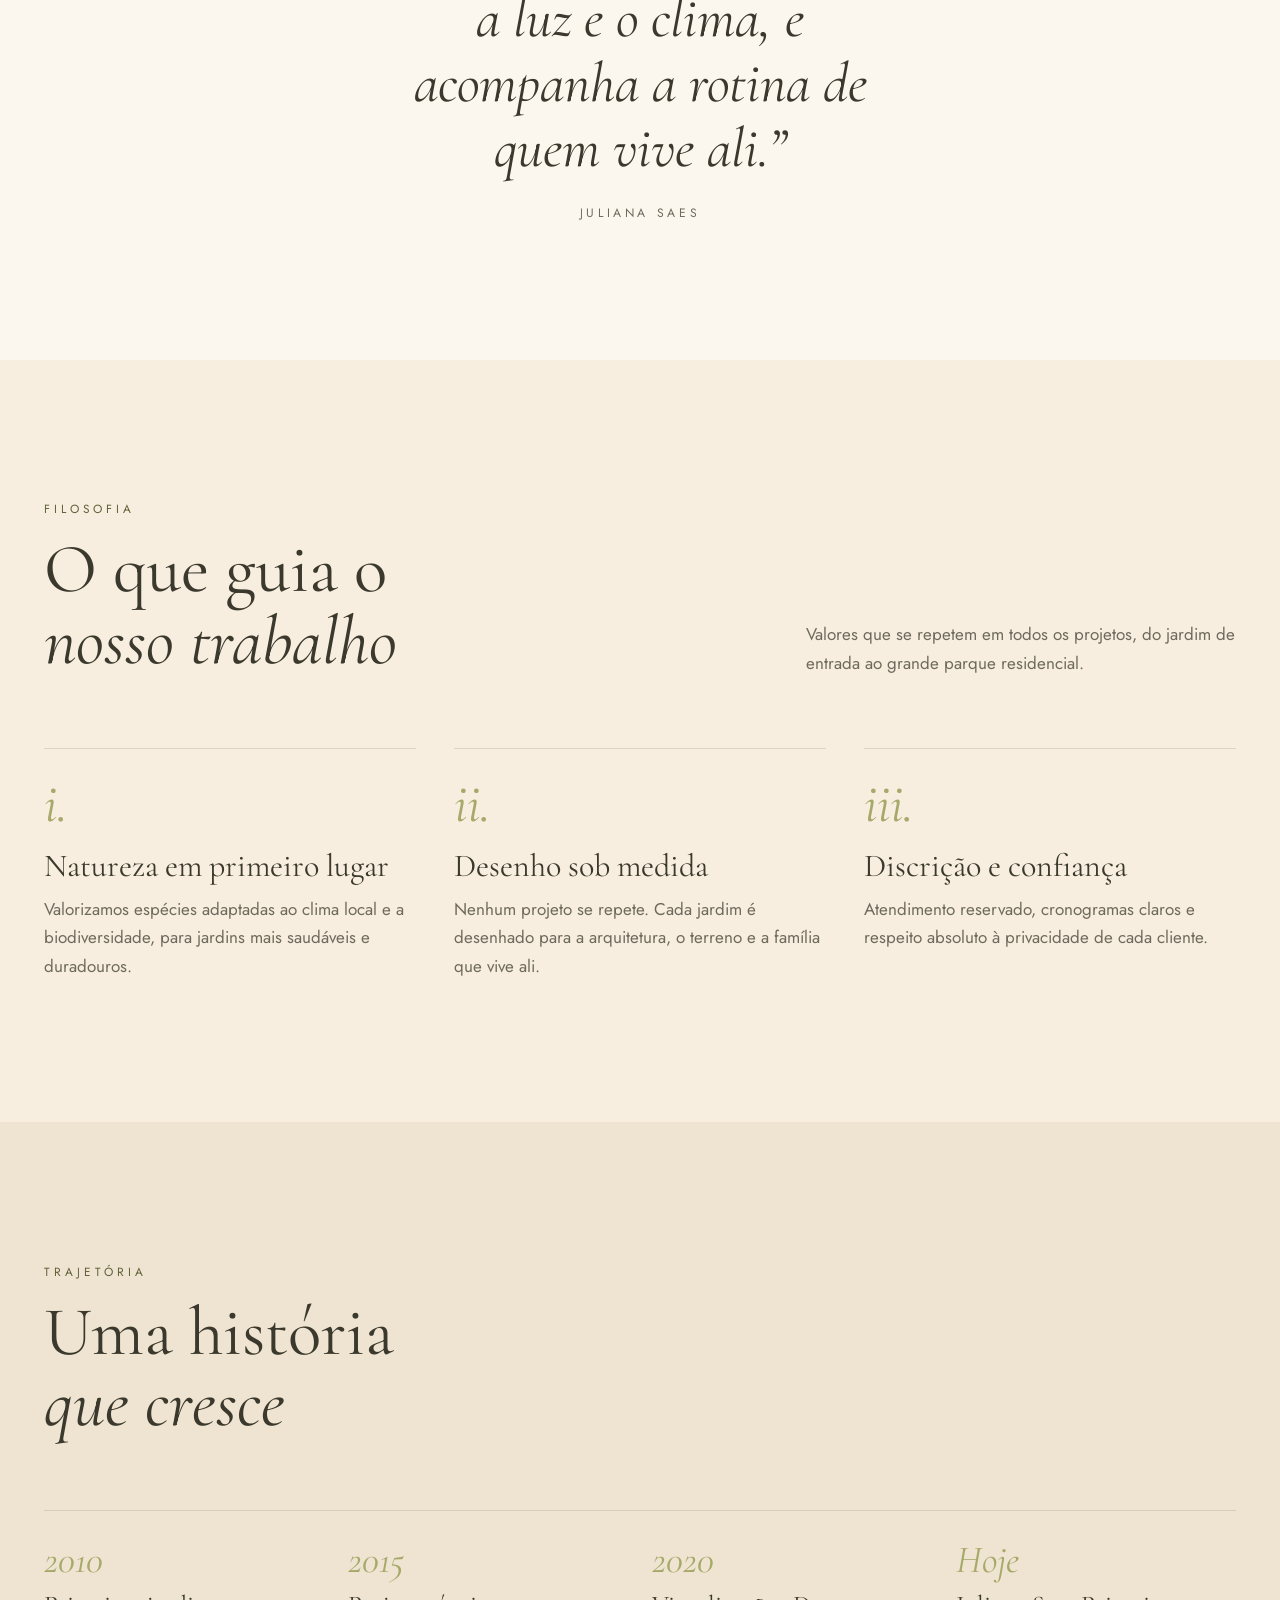
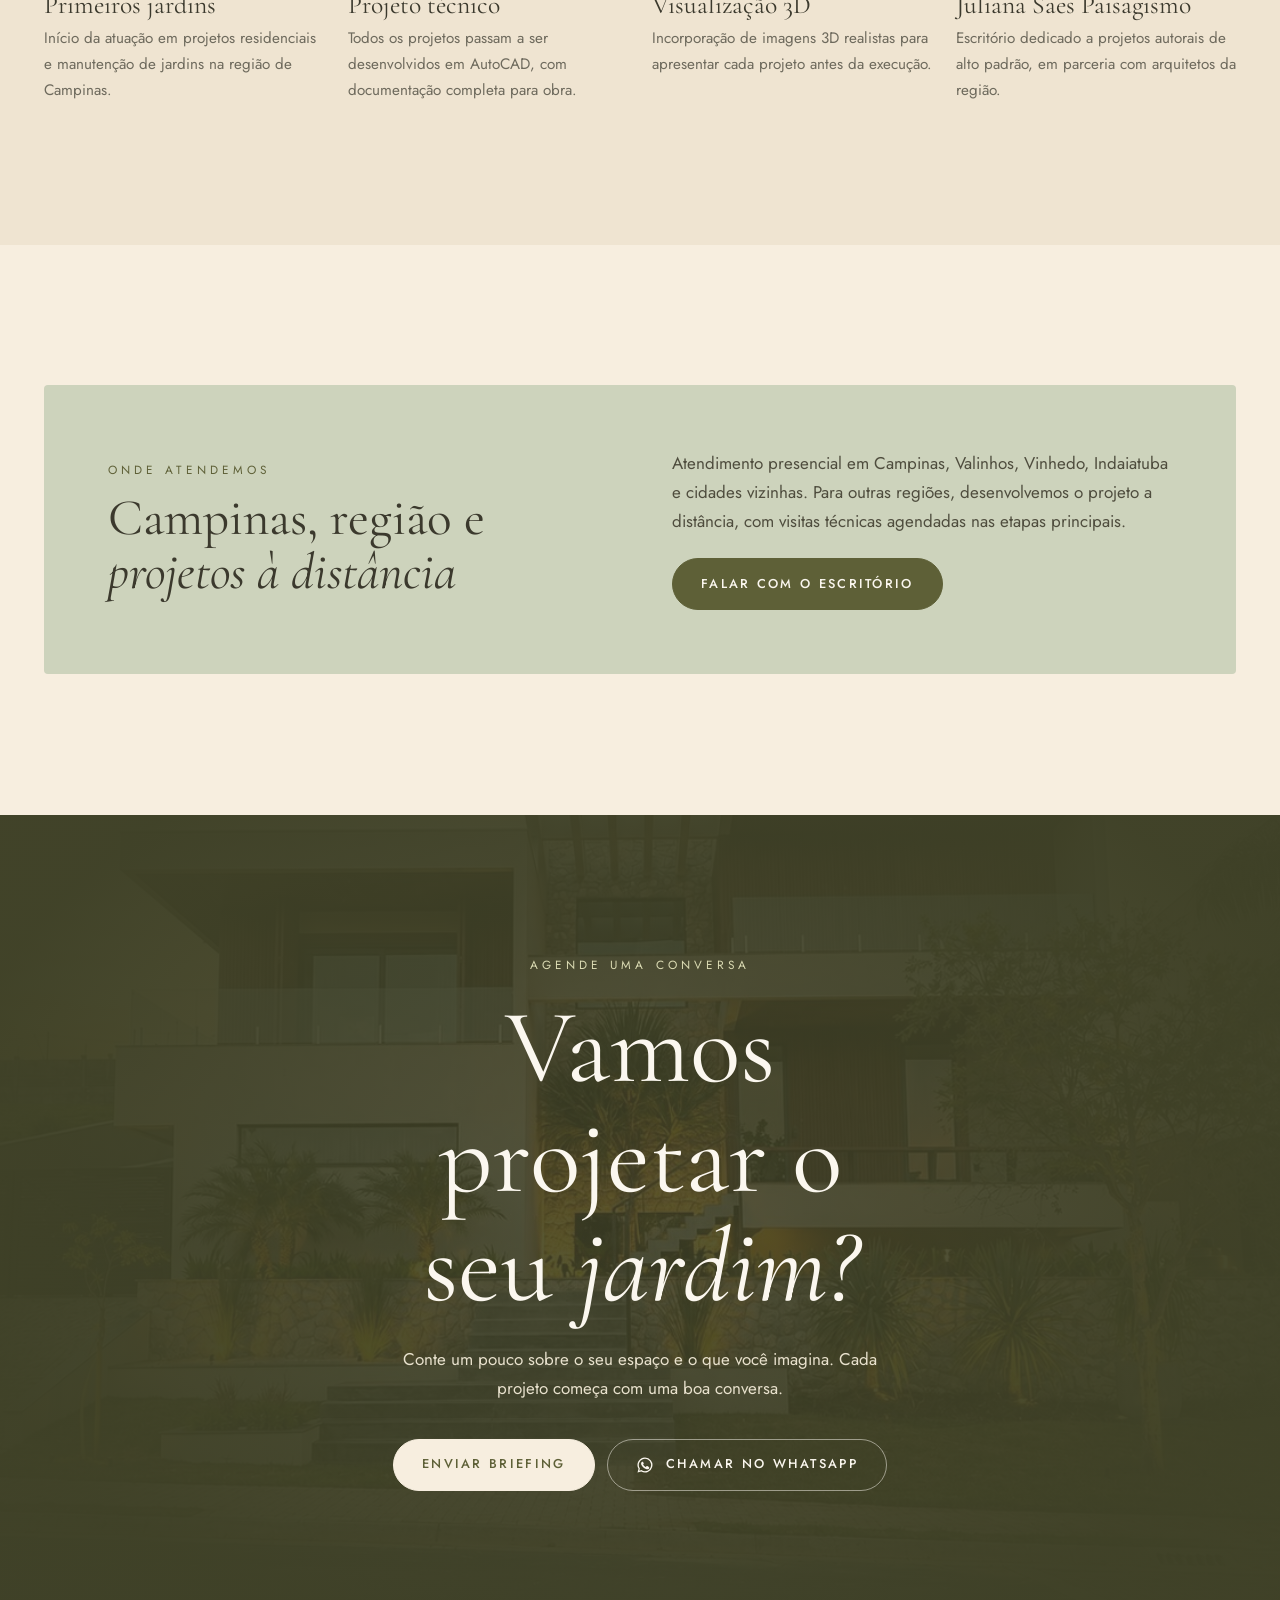
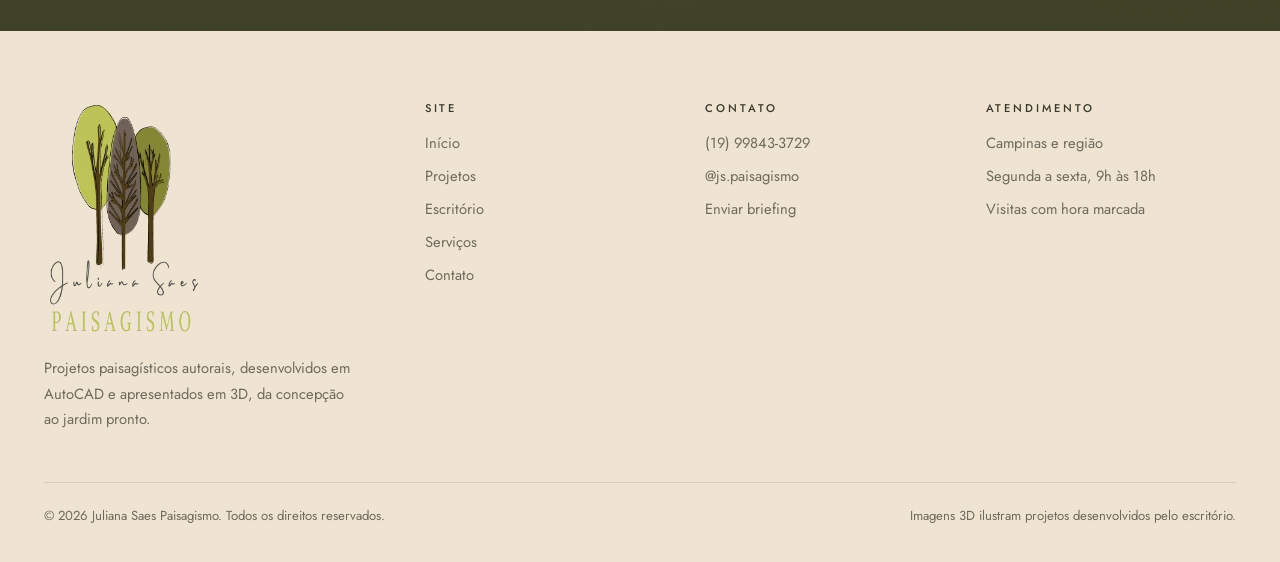
<file: escritorio.html>
<!doctype html>
<html lang="pt-BR">
<head>
<meta charset="utf-8">
<meta name="viewport" content="width=device-width, initial-scale=1, viewport-fit=cover">
<!-- Enquanto o site não for oficial, fica fora do Google. Remover esta linha (e o X-Robots-Tag do netlify.toml) ao publicar no domínio próprio. -->
<meta name="robots" content="noindex, nofollow">
<title>Escritório · Juliana Saes Paisagismo</title>
<meta name="description" content="Conheça a paisagista Juliana Saes, a filosofia do escritório e a forma de atendimento.">
<meta name="theme-color" content="#f7eedf">
<meta property="og:type" content="website">
<meta property="og:url" content="https://jspaisagismo.netlify.app/escritorio.html">
<meta property="og:title" content="Escritório · Juliana Saes Paisagismo">
<meta property="og:description" content="Conheça a paisagista Juliana Saes, a filosofia do escritório e a forma de atendimento.">
<meta property="og:image" content="https://jspaisagismo.netlify.app/img/og.jpg">
<meta name="twitter:card" content="summary_large_image">
<link rel="icon" type="image/png" href="img/favicon.png">
<link rel="preconnect" href="https://fonts.googleapis.com">
<link rel="preconnect" href="https://fonts.gstatic.com" crossorigin>
<link href="https://fonts.googleapis.com/css2?family=Cormorant+Garamond:ital,wght@0,400;0,500;1,400;1,500&family=Jost:wght@300;400;500&display=swap" rel="stylesheet">
<link rel="stylesheet" href="css/site.css">
<script>document.documentElement.classList.add("js")</script>
</head>
<body>

<header class="topo" id="topo">
  <div class="wrap">
    <a class="marca" href="index.html" aria-label="Juliana Saes Paisagismo, início">
      <img src="img/logo-arvores.png" alt="" width="58" height="46">
      <span><b>Juliana Saes</b><small>Paisagismo</small></span>
    </a>
    <nav aria-label="Principal">
      <ul class="menu" id="menu">
        <li><a href="projetos.html">Projetos</a></li><li><a href="escritorio.html" aria-current="page">Escritório</a></li><li><a href="servicos.html">Serviços</a></li><li><a href="contato.html">Contato</a></li>
        <li><a class="btn js-msg" href="https://wa.me/5519998433729"><svg viewBox="0 0 24 24" aria-hidden="true"><use href="#i-whats"/></svg>WhatsApp</a></li>
      </ul>
    </nav>
    <button class="burger" id="burger" aria-label="Abrir menu" aria-expanded="false" aria-controls="menu"><span></span></button>
  </div>
</header>

<main>

  <section class="pag-topo">
    <div class="wrap grade">
      <div><span class="olho rv">O escritório</span><h1 class="rv d1">Paisagismo com <em>assinatura</em></h1></div>
      <p class="lead rv d2">Técnica de projeto, sensibilidade de quem conhece cada planta e a atenção de um atendimento feito de perto.</p>
    </div>
  </section>

  <section class="sec" style="padding-top:0">
    <div class="wrap dupla">
      <figure class="retrato rv" style="margin:0"><img src="img/logo.png" alt="Logo Juliana Saes Paisagismo" width="266" height="247"></figure>
      <div>
        <span class="olho rv">Juliana Saes</span>
        <h2 class="h2 rv d1" style="margin-top:16px">A paisagista <em>por trás</em> de cada projeto</h2>
        <span class="traco rv d1"></span>
        <p class="rv d2">Paisagista com mais de quinze anos de experiência, Juliana Saes construiu sua trajetória unindo o conhecimento botânico ao rigor do projeto técnico. Formada em paisagismo, especializou-se em projetos residenciais de alto padrão e em jardins tropicais contemporâneos.</p>
        <p class="rv d2">À frente do escritório, conduz pessoalmente cada projeto: da primeira visita ao acompanhamento da implantação, em diálogo próximo com clientes, arquitetos e equipes de obra.</p>
        <p class="assinatura rv d3">Juliana Saes</p>
      </div>
    </div>
  </section>

  <section class="sec creme">
    <div class="wrap">
      <blockquote class="citacao rv">“Um bom jardim conversa com a arquitetura, respeita a luz e o clima, e acompanha a rotina de quem vive ali.”<cite>Juliana Saes</cite></blockquote>
    </div>
  </section>

  <section class="sec">
    <div class="wrap">
      <div class="cab">
        <div><span class="olho rv">Filosofia</span><h2 class="h2 rv d1">O que guia o <em>nosso trabalho</em></h2></div>
        <p class="rv d2">Valores que se repetem em todos os projetos, do jardim de entrada ao grande parque residencial.</p>
      </div>
      <div class="pilares">
        <div class="pilar rv"><span class="n">i.</span><h3>Natureza em primeiro lugar</h3><p>Valorizamos espécies adaptadas ao clima local e a biodiversidade, para jardins mais saudáveis e duradouros.</p></div>
        <div class="pilar rv d1"><span class="n">ii.</span><h3>Desenho sob medida</h3><p>Nenhum projeto se repete. Cada jardim é desenhado para a arquitetura, o terreno e a família que vive ali.</p></div>
        <div class="pilar rv d2"><span class="n">iii.</span><h3>Discrição e confiança</h3><p>Atendimento reservado, cronogramas claros e respeito absoluto à privacidade de cada cliente.</p></div>
      </div>
    </div>
  </section>

  <section class="sec areia-2">
    <div class="wrap">
      <div class="cab">
        <div><span class="olho rv">Trajetória</span><h2 class="h2 rv d1">Uma história <em>que cresce</em></h2></div>
      </div>
      <div class="linha-tempo">
        <div class="rv"><b>2010</b><h3>Primeiros jardins</h3><p>Início da atuação em projetos residenciais e manutenção de jardins na região de Campinas.</p></div>
        <div class="rv d1"><b>2015</b><h3>Projeto técnico</h3><p>Todos os projetos passam a ser desenvolvidos em AutoCAD, com documentação completa para obra.</p></div>
        <div class="rv d2"><b>2020</b><h3>Visualização 3D</h3><p>Incorporação de imagens 3D realistas para apresentar cada projeto antes da execução.</p></div>
        <div class="rv d3"><b>Hoje</b><h3>Juliana Saes Paisagismo</h3><p>Escritório dedicado a projetos autorais de alto padrão, em parceria com arquitetos da região.</p></div>
      </div>
    </div>
  </section>

  <section class="sec">
    <div class="wrap">
      <div class="parceria rv">
        <div>
          <span class="olho">Onde atendemos</span>
          <h2 style="margin-top:14px">Campinas, região e <em>projetos à distância</em></h2>
        </div>
        <div>
          <p>Atendimento presencial em Campinas, Valinhos, Vinhedo, Indaiatuba e cidades vizinhas. Para outras regiões, desenvolvemos o projeto a distância, com visitas técnicas agendadas nas etapas principais.</p>
          <a class="btn" href="contato.html">Falar com o escritório</a>
        </div>
      </div>
    </div>
  </section>

  <section class="sec chamada">
    <img class="fundo" src="img/fachada-executada.jpg" alt="" loading="lazy">
    <div class="wrap">
      <span class="olho rv">Agende uma conversa</span>
      <h2 class="rv d1">Vamos projetar o seu <em>jardim?</em></h2>
      <p class="rv d2">Conte um pouco sobre o seu espaço e o que você imagina. Cada projeto começa com uma boa conversa.</p>
      <div class="botoes rv d3">
        <a class="btn btn-areia" href="contato.html">Enviar briefing</a>
        <a class="btn btn-contorno js-msg" href="https://wa.me/5519998433729"><svg viewBox="0 0 24 24" aria-hidden="true"><use href="#i-whats"/></svg>Chamar no WhatsApp</a>
      </div>
    </div>
  </section>
</main>

<footer class="rodape">
  <div class="wrap">
    <div class="grade">
      <div>
        <img class="logo-rodape" src="img/logo.png" alt="Juliana Saes Paisagismo" width="266" height="247" loading="lazy">
        <p style="margin-top:14px;max-width:34ch">Projetos paisagísticos autorais, desenvolvidos em AutoCAD e apresentados em 3D, da concepção ao jardim pronto.</p>
      </div>
      <div><h4>Site</h4><ul><li><a href="index.html">Início</a></li><li><a href="projetos.html">Projetos</a></li><li><a href="escritorio.html">Escritório</a></li><li><a href="servicos.html">Serviços</a></li><li><a href="contato.html">Contato</a></li></ul></div>
      <div><h4>Contato</h4><ul><li><a class="js-msg" href="https://wa.me/5519998433729">(19) 99843-3729</a></li><li><a href="https://www.instagram.com/js.paisagismo/" target="_blank" rel="noopener">@js.paisagismo</a></li><li><a href="contato.html">Enviar briefing</a></li></ul></div>
      <div><h4>Atendimento</h4><ul><li>Campinas e região</li><li>Segunda a sexta, 9h às 18h</li><li>Visitas com hora marcada</li></ul></div>
    </div>
    <div class="base"><span>© <span class="js-ano">2026</span> Juliana Saes Paisagismo. Todos os direitos reservados.</span><span>Imagens 3D ilustram projetos desenvolvidos pelo escritório.</span></div>
  </div>
</footer>

<a class="flutuante js-msg" id="flutuante" href="https://wa.me/5519998433729" aria-label="Chamar no WhatsApp"><svg viewBox="0 0 24 24" aria-hidden="true"><use href="#i-whats"/></svg></a>

<svg width="0" height="0" style="position:absolute" aria-hidden="true">
  <symbol id="i-insta" viewBox="0 0 24 24"><g fill="none" stroke="currentColor" stroke-width="1.8"><rect x="3" y="3" width="18" height="18" rx="5"/><circle cx="12" cy="12" r="4"/></g><circle cx="17.5" cy="6.5" r="1.2" fill="currentColor"/></symbol>
  <symbol id="i-whats" viewBox="0 0 24 24"><path fill="currentColor" d="M12 2a10 10 0 0 0-8.6 15.1L2 22l5-1.3A10 10 0 1 0 12 2zm0 18.2c-1.5 0-3-.4-4.3-1.2l-.3-.2-3 .8.8-2.9-.2-.3A8.2 8.2 0 1 1 12 20.2zm4.5-6.1c-.2-.1-1.5-.7-1.7-.8-.2-.1-.4-.1-.6.1l-.8 1c-.1.2-.3.2-.5.1a6.7 6.7 0 0 1-3.3-2.9c-.3-.4.2-.4.7-1.3.1-.2 0-.3 0-.4l-.8-1.8c-.2-.5-.4-.4-.6-.4h-.5a1 1 0 0 0-.7.3c-.2.3-.9.9-.9 2.2s1 2.6 1.1 2.7c.1.2 1.9 2.9 4.6 4.1 1.7.7 2.4.8 3.2.7.5-.1 1.5-.6 1.8-1.2.2-.6.2-1.1.1-1.2l-.4-.2z"/></symbol>
</svg>
<script src="js/site.js"></script>
</body>
</html>
</file>
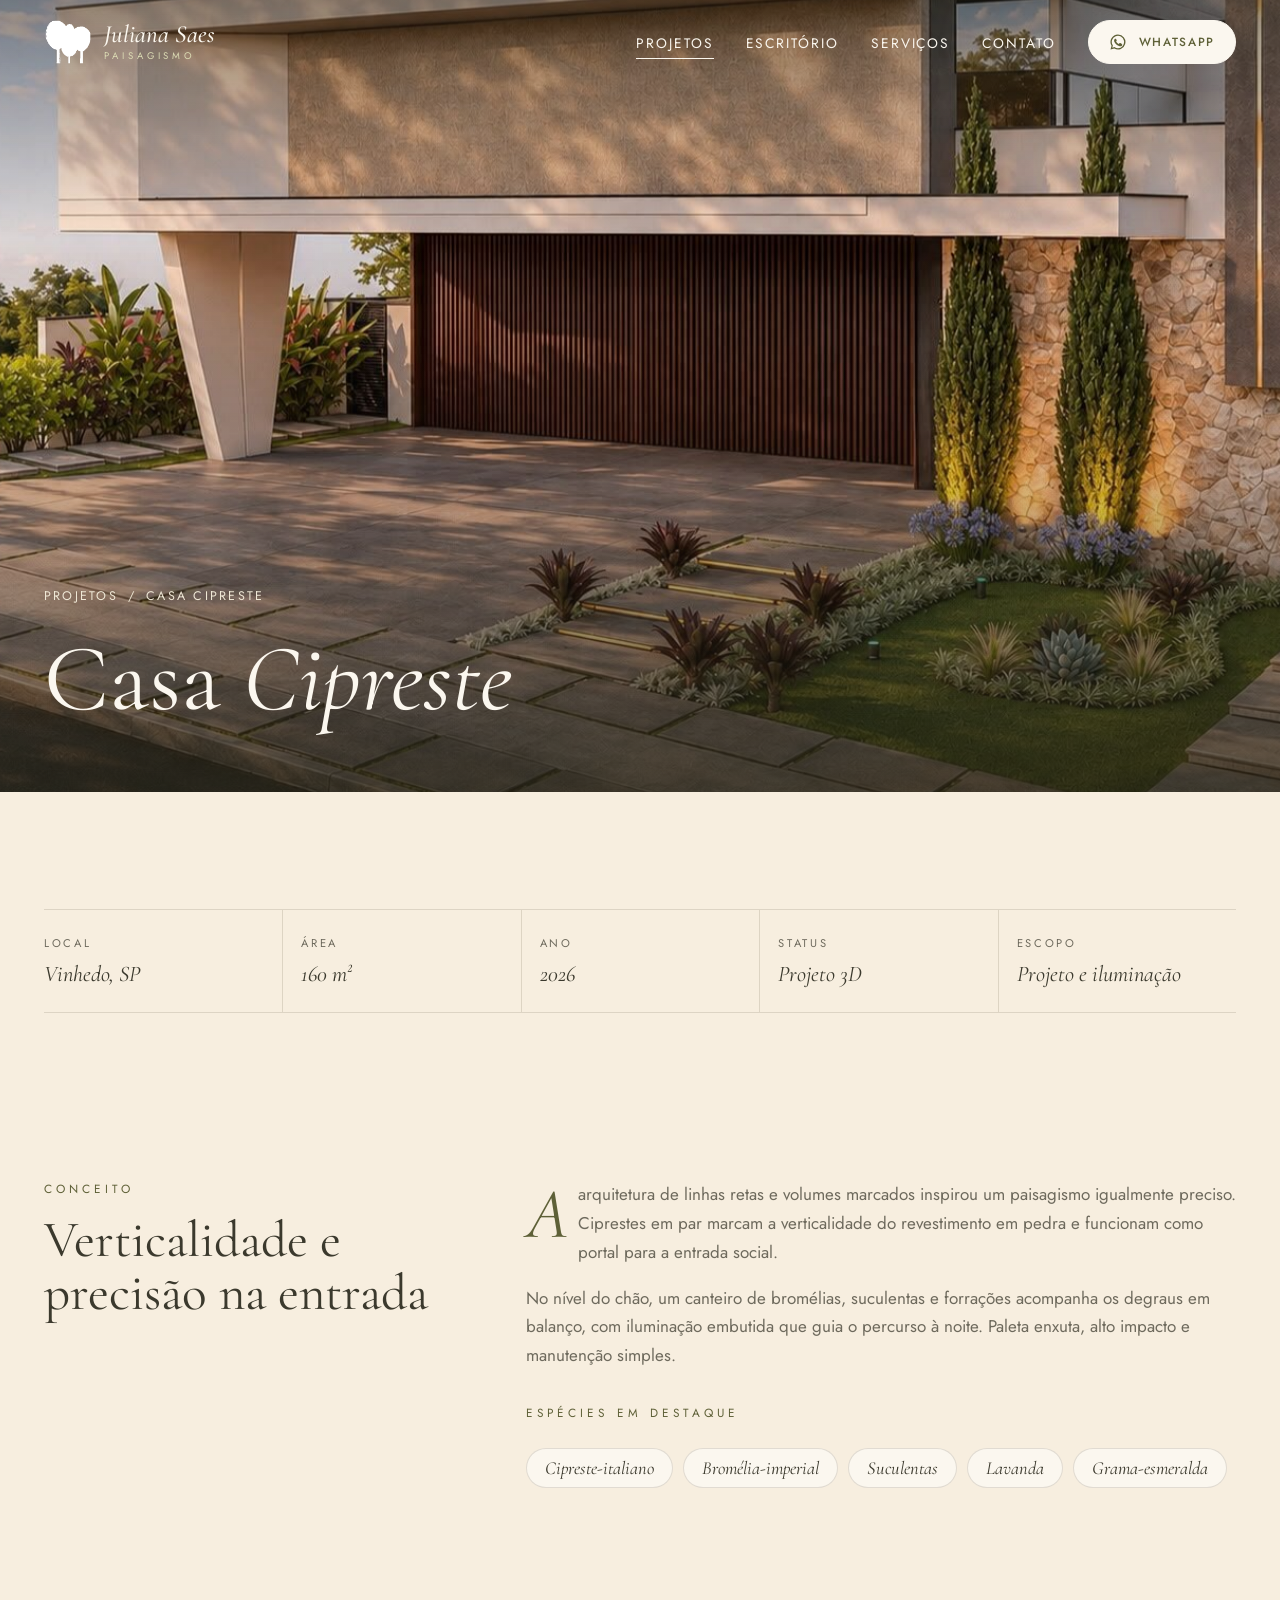
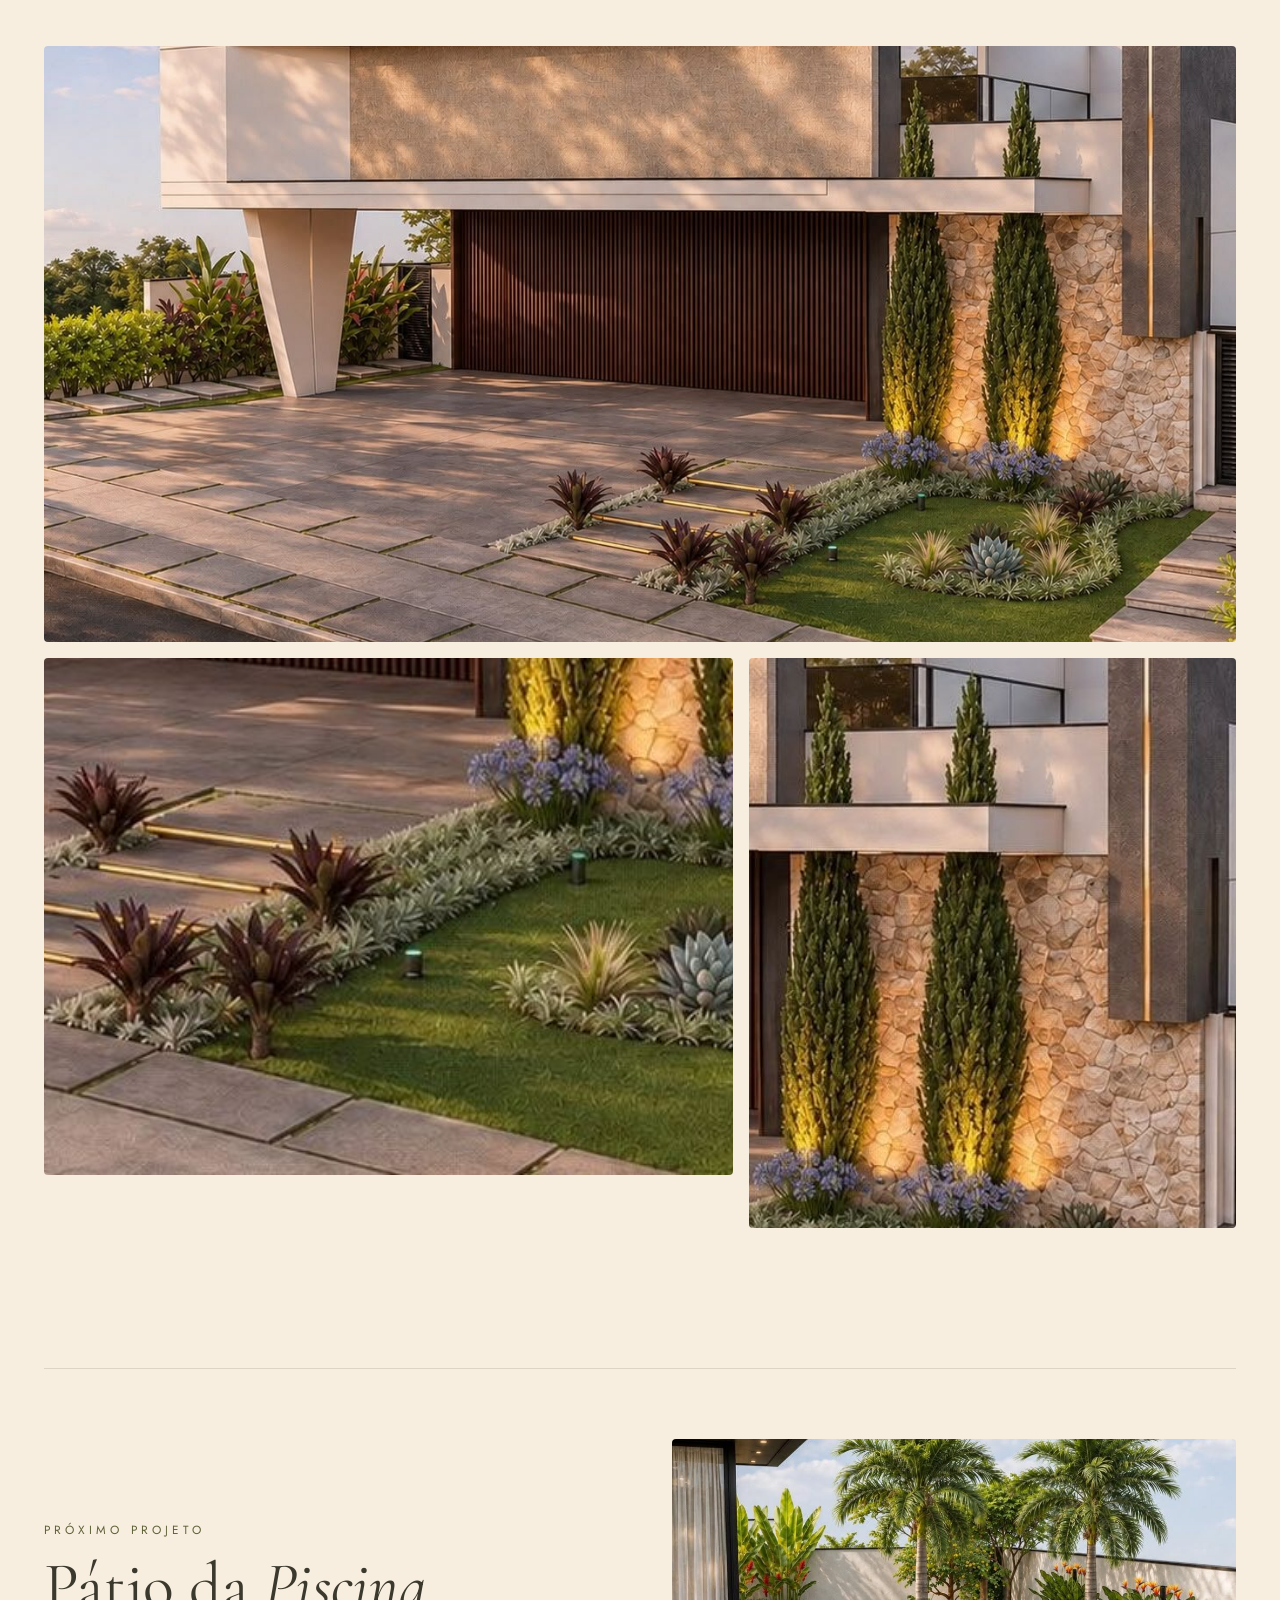
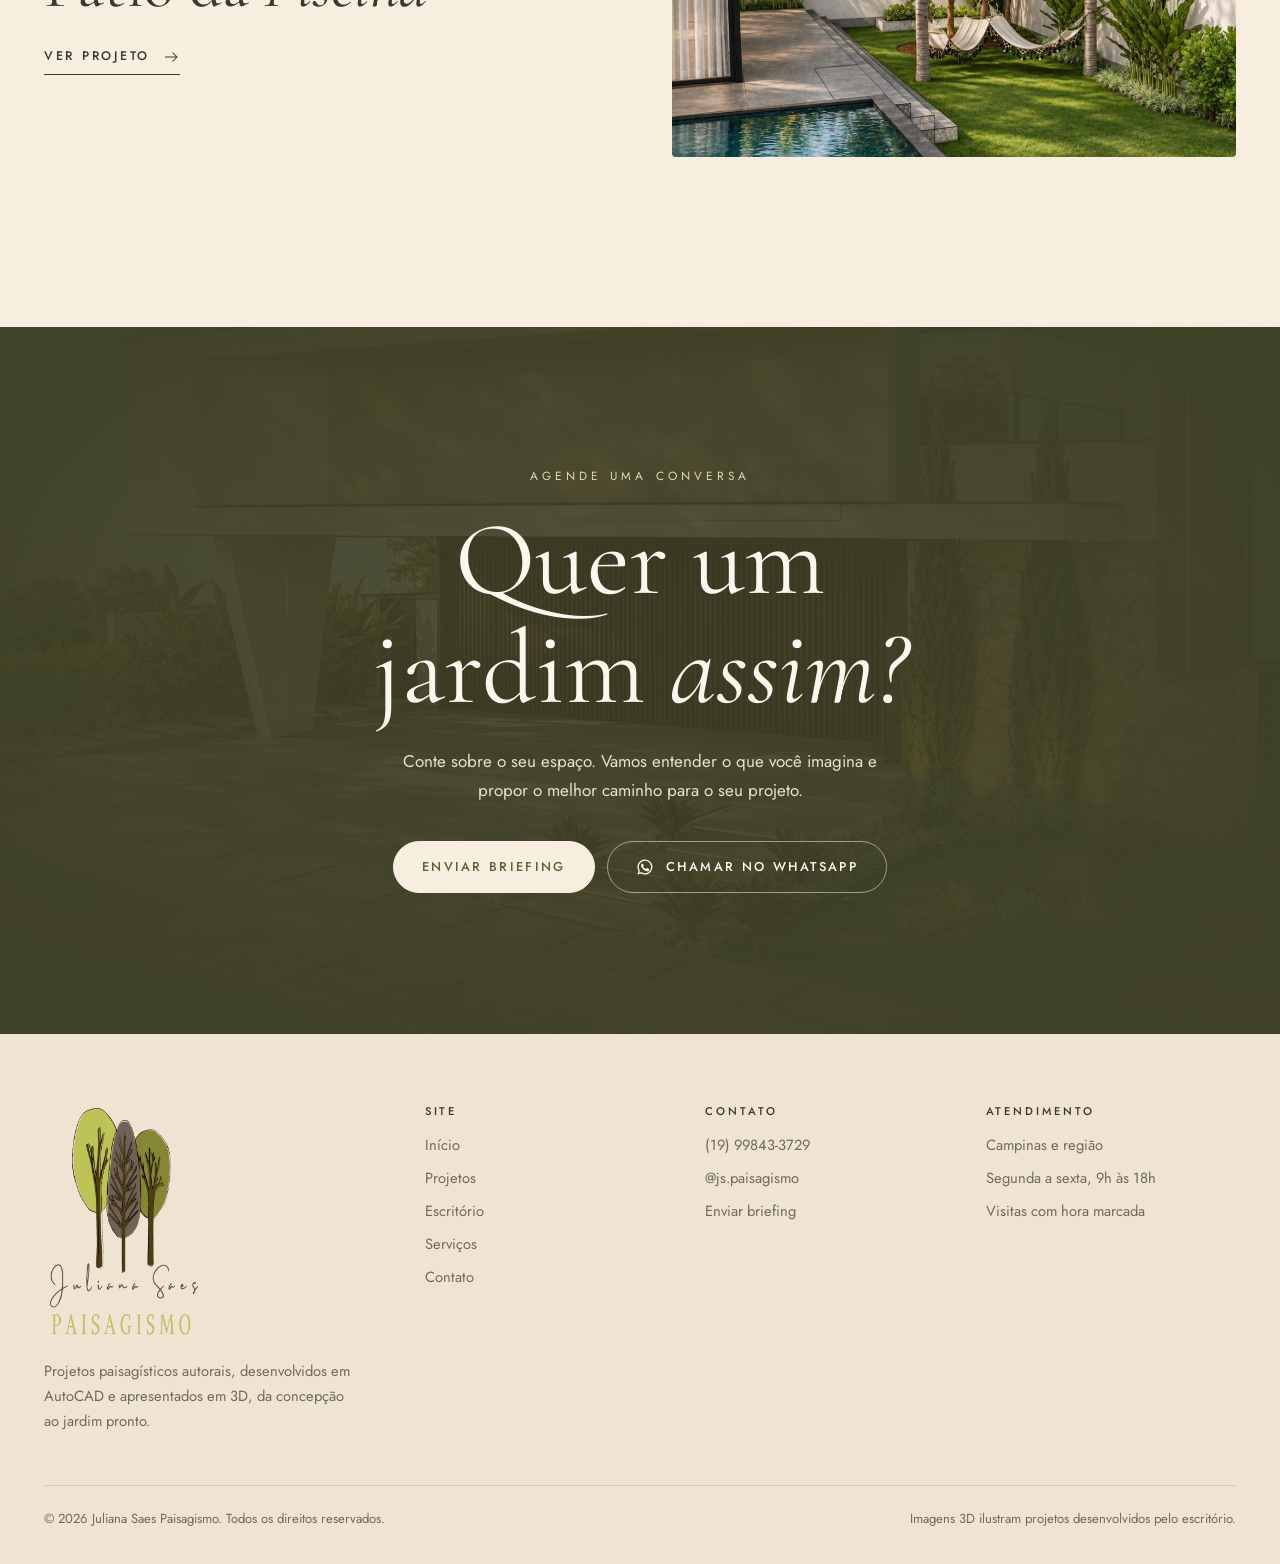
<file: projeto-casa-cipreste.html>
<!doctype html>
<html lang="pt-BR">
<head>
<meta charset="utf-8">
<meta name="viewport" content="width=device-width, initial-scale=1, viewport-fit=cover">
<!-- Enquanto o site não for oficial, fica fora do Google. Remover esta linha (e o X-Robots-Tag do netlify.toml) ao publicar no domínio próprio. -->
<meta name="robots" content="noindex, nofollow">
<title>Casa Cipreste · Juliana Saes Paisagismo</title>
<meta name="description" content="Entrada contemporânea com ciprestes verticais, bromélias e um canteiro de suculentas que conduz ao acesso.">
<meta name="theme-color" content="#f7eedf">
<meta property="og:type" content="website">
<meta property="og:url" content="https://jspaisagismo.netlify.app/projeto-casa-cipreste.html">
<meta property="og:title" content="Casa Cipreste · Juliana Saes Paisagismo">
<meta property="og:description" content="Entrada contemporânea com ciprestes verticais, bromélias e um canteiro de suculentas que conduz ao acesso.">
<meta property="og:image" content="https://jspaisagismo.netlify.app/img/fachada-3d.jpg">
<meta name="twitter:card" content="summary_large_image">
<link rel="icon" type="image/png" href="img/favicon.png">
<link rel="preconnect" href="https://fonts.googleapis.com">
<link rel="preconnect" href="https://fonts.gstatic.com" crossorigin>
<link href="https://fonts.googleapis.com/css2?family=Cormorant+Garamond:ital,wght@0,400;0,500;1,400;1,500&family=Jost:wght@300;400;500&display=swap" rel="stylesheet">
<link rel="stylesheet" href="css/site.css">
<script>document.documentElement.classList.add("js")</script>
</head>
<body class="sobre-foto">

<header class="topo" id="topo">
  <div class="wrap">
    <a class="marca" href="index.html" aria-label="Juliana Saes Paisagismo, início">
      <img src="img/logo-arvores.png" alt="" width="58" height="46">
      <span><b>Juliana Saes</b><small>Paisagismo</small></span>
    </a>
    <nav aria-label="Principal">
      <ul class="menu" id="menu">
        <li><a href="projetos.html" aria-current="page">Projetos</a></li><li><a href="escritorio.html">Escritório</a></li><li><a href="servicos.html">Serviços</a></li><li><a href="contato.html">Contato</a></li>
        <li><a class="btn js-msg" href="https://wa.me/5519998433729"><svg viewBox="0 0 24 24" aria-hidden="true"><use href="#i-whats"/></svg>WhatsApp</a></li>
      </ul>
    </nav>
    <button class="burger" id="burger" aria-label="Abrir menu" aria-expanded="false" aria-controls="menu"><span></span></button>
  </div>
</header>

<main>

  <section class="proj-capa">
    <img src="img/fachada-3d.jpg" alt="Entrada contemporânea com ciprestes verticais, bromélias e um canteiro de suculentas que conduz ao acesso." fetchpriority="high">
    <div class="conteudo">
      <div class="wrap">
        <nav class="migalha" aria-label="Você está em"><a href="projetos.html">Projetos</a><span>/</span><span>Casa Cipreste</span></nav>
        <h1 class="rv">Casa <em>Cipreste</em></h1>
      </div>
    </div>
  </section>

  <section class="sec-sm">
    <div class="wrap">
      <dl class="ficha rv">
        <div><dt>Local</dt><dd>Vinhedo, SP</dd></div>
        <div><dt>Área</dt><dd>160 m²</dd></div>
        <div><dt>Ano</dt><dd>2026</dd></div>
        <div><dt>Status</dt><dd>Projeto 3D</dd></div>
        <div><dt>Escopo</dt><dd>Projeto e iluminação</dd></div>
      </dl>
    </div>
  </section>

  <section class="sec" style="padding-top:clamp(30px,4vw,50px)">
    <div class="wrap texto-proj">
      <div><span class="olho rv">Conceito</span><h2 class="rv d1" style="margin-top:16px">Verticalidade e precisão na entrada</h2></div>
      <div>
        <p class="primeiro rv">A arquitetura de linhas retas e volumes marcados inspirou um paisagismo igualmente preciso. Ciprestes em par marcam a verticalidade do revestimento em pedra e funcionam como portal para a entrada social.</p>
        <p class="rv d1">No nível do chão, um canteiro de bromélias, suculentas e forrações acompanha os degraus em balanço, com iluminação embutida que guia o percurso à noite. Paleta enxuta, alto impacto e manutenção simples.</p>
        <span class="olho rv" style="margin-top:34px">Espécies em destaque</span>
        <ul class="especies rv d1"><li>Cipreste-italiano</li><li>Bromélia-imperial</li><li>Suculentas</li><li>Lavanda</li><li>Grama-esmeralda</li></ul>
      </div>
    </div>
  </section>

  <section class="sec" style="padding-top:0">
    <div class="wrap">
      <div class="mosaico" data-galeria>
        <figure class="m-a rv" data-lb data-full="img/fachada-3d.jpg" data-legenda="Casa Cipreste"><img src="img/fachada-3d.jpg" alt="Entrada contemporânea com ciprestes verticais, bromélias e um canteiro de suculentas que conduz ao acesso." loading="lazy"></figure>
        <figure class="m-b rv" data-lb data-legenda="Casa Cipreste · detalhe"><img src="img/detalhes/fachada-3d-1.jpg" alt="Detalhe do projeto Casa Cipreste" loading="lazy"></figure>
        <figure class="m-c rv d1" data-lb data-legenda="Casa Cipreste · detalhe"><img src="img/detalhes/fachada-3d-2.jpg" alt="Detalhe do projeto Casa Cipreste" loading="lazy"></figure>
      </div>
    </div>
  </section>

  <section class="sec-sm" style="padding-top:0">
    <div class="wrap">
      <a class="prox-proj rv" href="projeto-patio-da-piscina.html">
        <div><span class="olho">Próximo projeto</span><h2>Pátio da <em>Piscina</em></h2><span class="link-seta">Ver projeto <svg viewBox="0 0 24 24" fill="none" stroke="currentColor" stroke-width="1.4" aria-hidden="true"><path d="M4 12h16M14 6l6 6-6 6"/></svg></span></div>
        <div class="foto"><img src="img/lazer-piscina.jpg" alt="Área de lazer com palmeiras, redes e estrelítzias: um refúgio tropical a poucos passos da sala." loading="lazy"></div>
      </a>
    </div>
  </section>

  <section class="sec chamada">
    <img class="fundo" src="img/fachada-3d.jpg" alt="" loading="lazy">
    <div class="wrap">
      <span class="olho rv">Agende uma conversa</span>
      <h2 class="rv d1">Quer um jardim <em>assim?</em></h2>
      <p class="rv d2">Conte sobre o seu espaço. Vamos entender o que você imagina e propor o melhor caminho para o seu projeto.</p>
      <div class="botoes rv d3">
        <a class="btn btn-areia" href="contato.html">Enviar briefing</a>
        <a class="btn btn-contorno js-msg" href="https://wa.me/5519998433729"><svg viewBox="0 0 24 24" aria-hidden="true"><use href="#i-whats"/></svg>Chamar no WhatsApp</a>
      </div>
    </div>
  </section>
</main>

<footer class="rodape">
  <div class="wrap">
    <div class="grade">
      <div>
        <img class="logo-rodape" src="img/logo.png" alt="Juliana Saes Paisagismo" width="266" height="247" loading="lazy">
        <p style="margin-top:14px;max-width:34ch">Projetos paisagísticos autorais, desenvolvidos em AutoCAD e apresentados em 3D, da concepção ao jardim pronto.</p>
      </div>
      <div><h4>Site</h4><ul><li><a href="index.html">Início</a></li><li><a href="projetos.html">Projetos</a></li><li><a href="escritorio.html">Escritório</a></li><li><a href="servicos.html">Serviços</a></li><li><a href="contato.html">Contato</a></li></ul></div>
      <div><h4>Contato</h4><ul><li><a class="js-msg" href="https://wa.me/5519998433729">(19) 99843-3729</a></li><li><a href="https://www.instagram.com/js.paisagismo/" target="_blank" rel="noopener">@js.paisagismo</a></li><li><a href="contato.html">Enviar briefing</a></li></ul></div>
      <div><h4>Atendimento</h4><ul><li>Campinas e região</li><li>Segunda a sexta, 9h às 18h</li><li>Visitas com hora marcada</li></ul></div>
    </div>
    <div class="base"><span>© <span class="js-ano">2026</span> Juliana Saes Paisagismo. Todos os direitos reservados.</span><span>Imagens 3D ilustram projetos desenvolvidos pelo escritório.</span></div>
  </div>
</footer>

<a class="flutuante js-msg" id="flutuante" href="https://wa.me/5519998433729" aria-label="Chamar no WhatsApp"><svg viewBox="0 0 24 24" aria-hidden="true"><use href="#i-whats"/></svg></a>

<svg width="0" height="0" style="position:absolute" aria-hidden="true">
  <symbol id="i-insta" viewBox="0 0 24 24"><g fill="none" stroke="currentColor" stroke-width="1.8"><rect x="3" y="3" width="18" height="18" rx="5"/><circle cx="12" cy="12" r="4"/></g><circle cx="17.5" cy="6.5" r="1.2" fill="currentColor"/></symbol>
  <symbol id="i-whats" viewBox="0 0 24 24"><path fill="currentColor" d="M12 2a10 10 0 0 0-8.6 15.1L2 22l5-1.3A10 10 0 1 0 12 2zm0 18.2c-1.5 0-3-.4-4.3-1.2l-.3-.2-3 .8.8-2.9-.2-.3A8.2 8.2 0 1 1 12 20.2zm4.5-6.1c-.2-.1-1.5-.7-1.7-.8-.2-.1-.4-.1-.6.1l-.8 1c-.1.2-.3.2-.5.1a6.7 6.7 0 0 1-3.3-2.9c-.3-.4.2-.4.7-1.3.1-.2 0-.3 0-.4l-.8-1.8c-.2-.5-.4-.4-.6-.4h-.5a1 1 0 0 0-.7.3c-.2.3-.9.9-.9 2.2s1 2.6 1.1 2.7c.1.2 1.9 2.9 4.6 4.1 1.7.7 2.4.8 3.2.7.5-.1 1.5-.6 1.8-1.2.2-.6.2-1.1.1-1.2l-.4-.2z"/></symbol>
</svg>
<script src="js/site.js"></script>
</body>
</html>
</file>
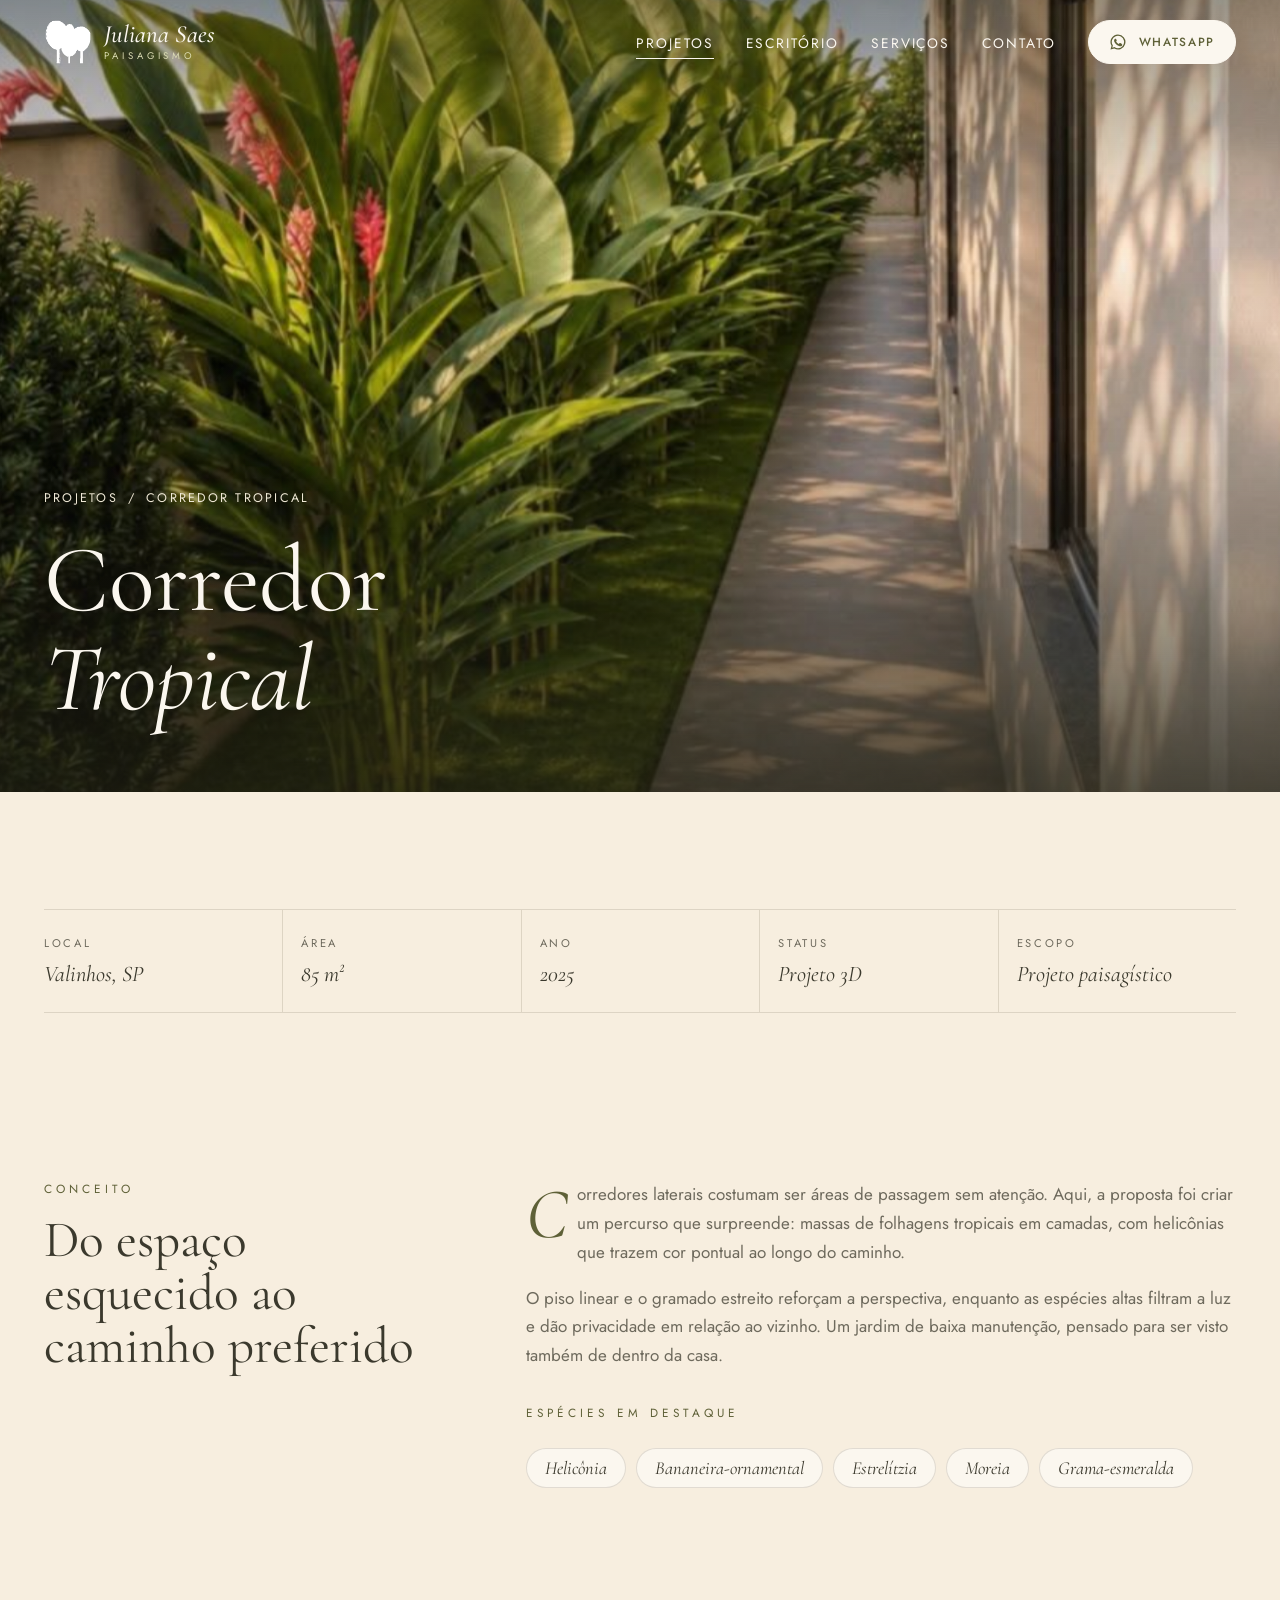
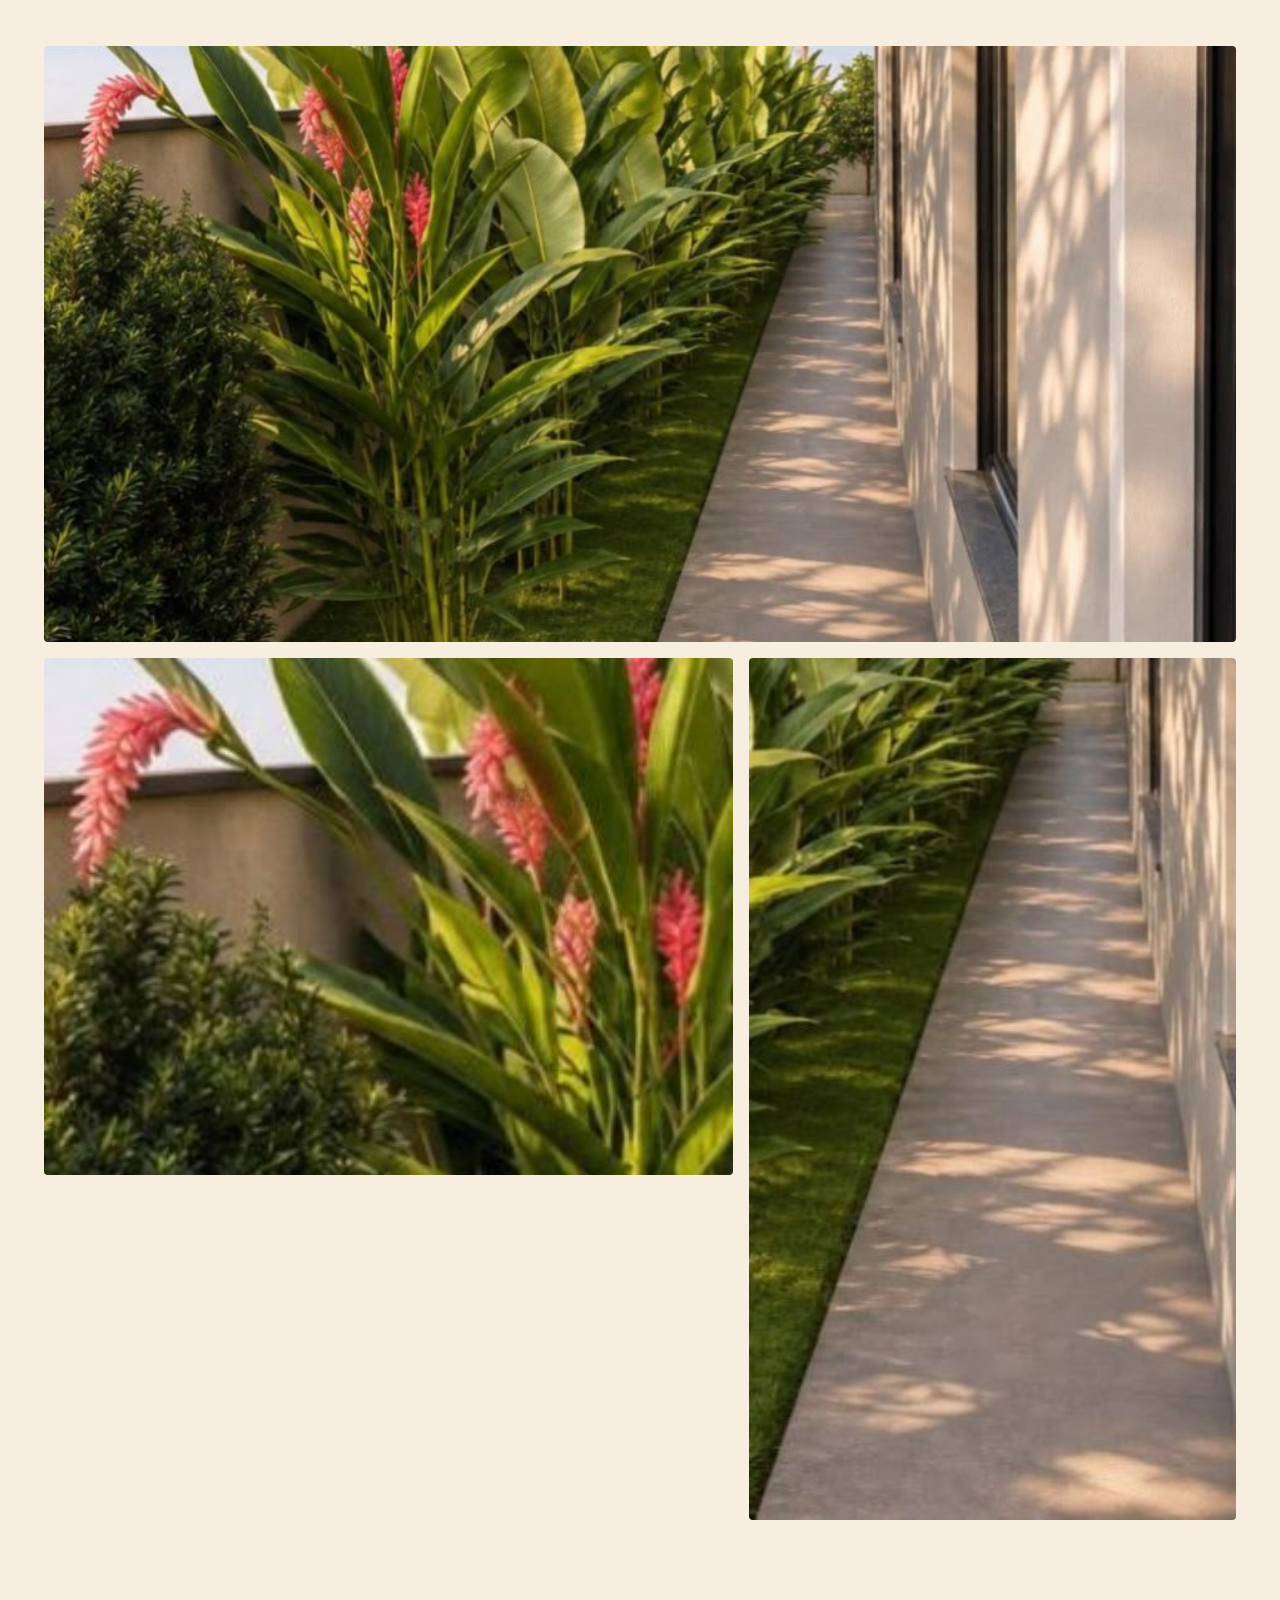
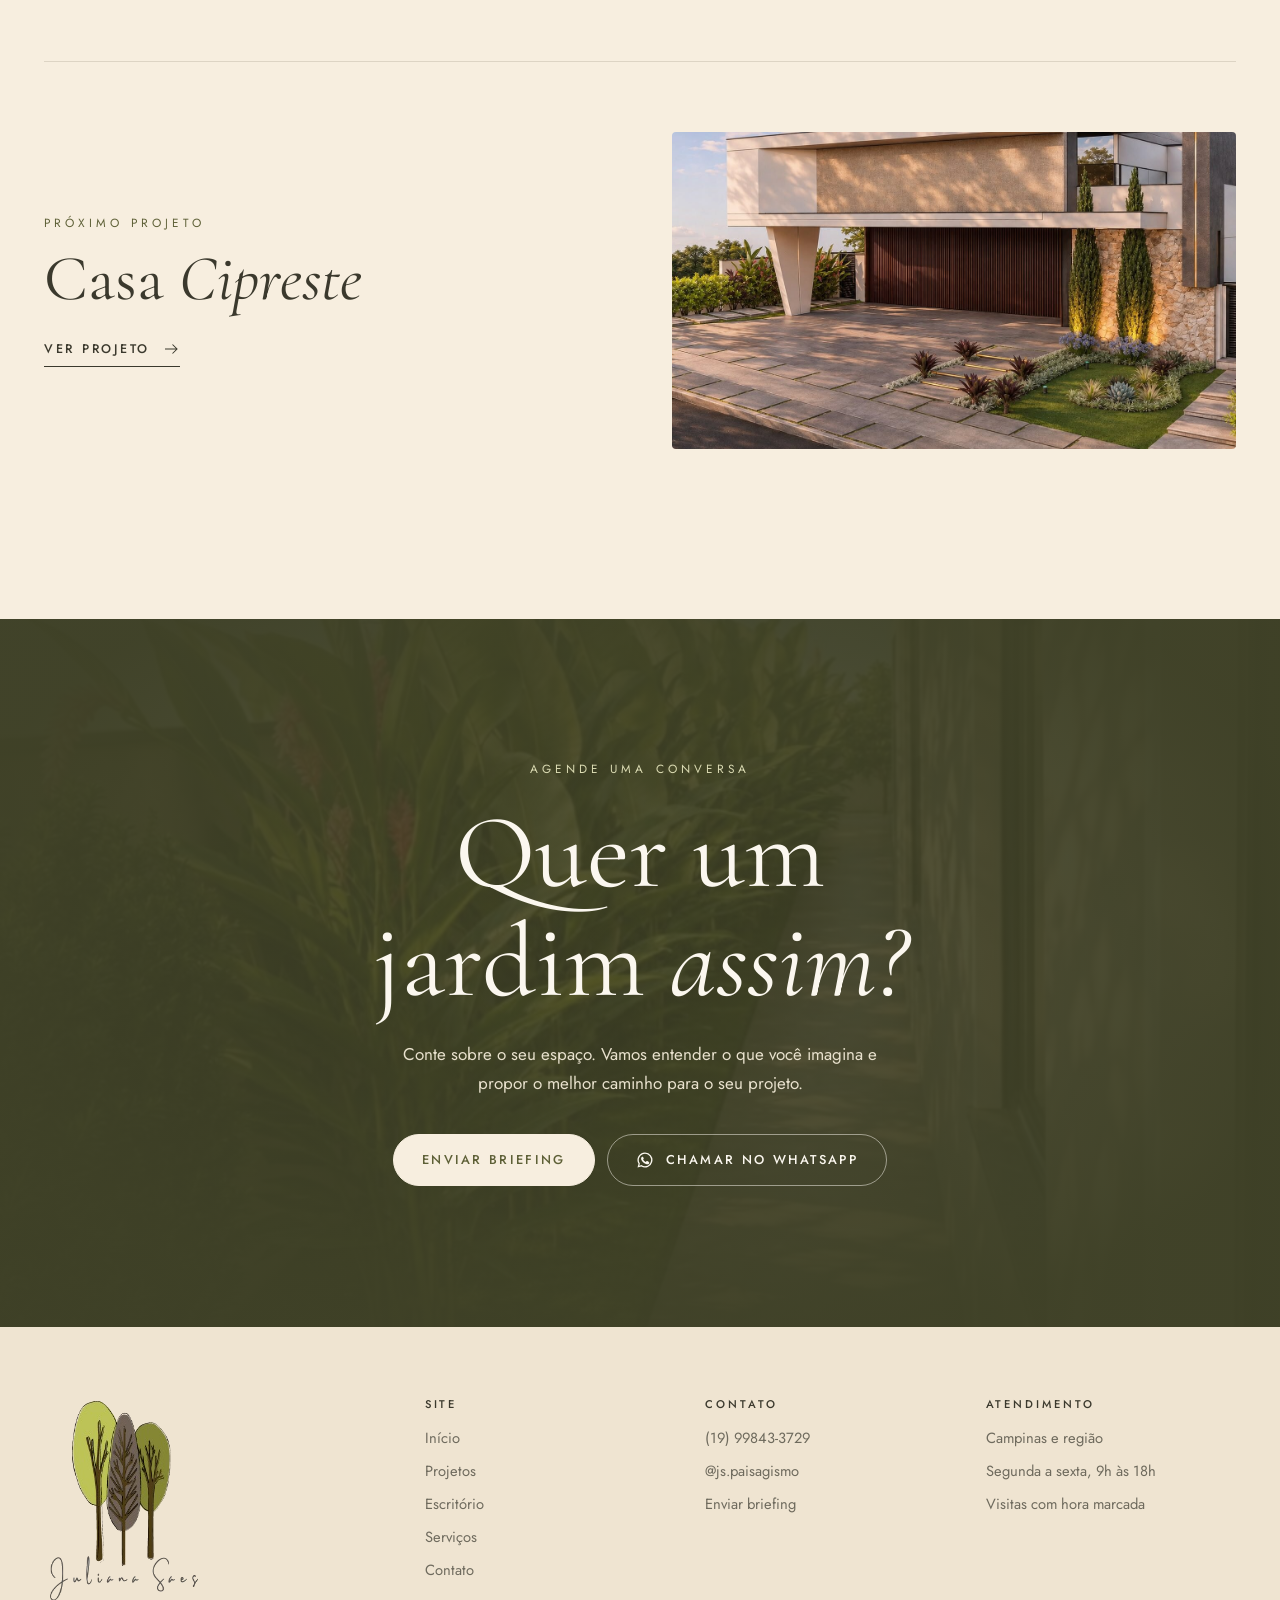
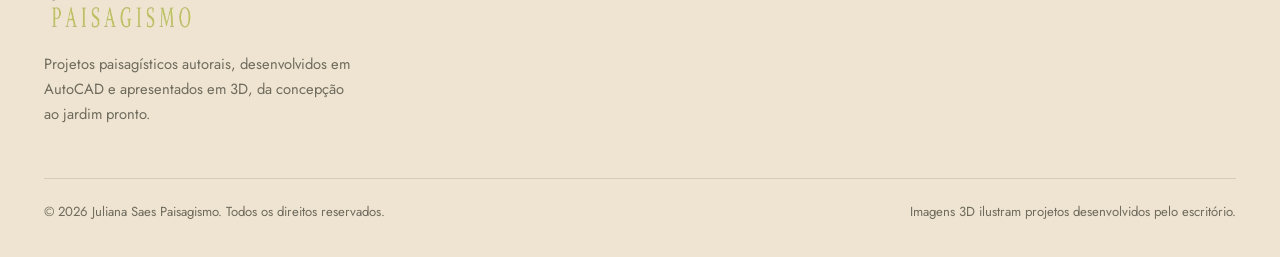
<file: projeto-corredor-tropical.html>
<!doctype html>
<html lang="pt-BR">
<head>
<meta charset="utf-8">
<meta name="viewport" content="width=device-width, initial-scale=1, viewport-fit=cover">
<!-- Enquanto o site não for oficial, fica fora do Google. Remover esta linha (e o X-Robots-Tag do netlify.toml) ao publicar no domínio próprio. -->
<meta name="robots" content="noindex, nofollow">
<title>Corredor Tropical · Juliana Saes Paisagismo</title>
<meta name="description" content="Uma passagem lateral estreita transformada em percurso exuberante, com helicônias e folhagens altas.">
<meta name="theme-color" content="#f7eedf">
<meta property="og:type" content="website">
<meta property="og:url" content="https://jspaisagismo.netlify.app/projeto-corredor-tropical.html">
<meta property="og:title" content="Corredor Tropical · Juliana Saes Paisagismo">
<meta property="og:description" content="Uma passagem lateral estreita transformada em percurso exuberante, com helicônias e folhagens altas.">
<meta property="og:image" content="https://jspaisagismo.netlify.app/img/corredor-tropical.jpg">
<meta name="twitter:card" content="summary_large_image">
<link rel="icon" type="image/png" href="img/favicon.png">
<link rel="preconnect" href="https://fonts.googleapis.com">
<link rel="preconnect" href="https://fonts.gstatic.com" crossorigin>
<link href="https://fonts.googleapis.com/css2?family=Cormorant+Garamond:ital,wght@0,400;0,500;1,400;1,500&family=Jost:wght@300;400;500&display=swap" rel="stylesheet">
<link rel="stylesheet" href="css/site.css">
<script>document.documentElement.classList.add("js")</script>
</head>
<body class="sobre-foto">

<header class="topo" id="topo">
  <div class="wrap">
    <a class="marca" href="index.html" aria-label="Juliana Saes Paisagismo, início">
      <img src="img/logo-arvores.png" alt="" width="58" height="46">
      <span><b>Juliana Saes</b><small>Paisagismo</small></span>
    </a>
    <nav aria-label="Principal">
      <ul class="menu" id="menu">
        <li><a href="projetos.html" aria-current="page">Projetos</a></li><li><a href="escritorio.html">Escritório</a></li><li><a href="servicos.html">Serviços</a></li><li><a href="contato.html">Contato</a></li>
        <li><a class="btn js-msg" href="https://wa.me/5519998433729"><svg viewBox="0 0 24 24" aria-hidden="true"><use href="#i-whats"/></svg>WhatsApp</a></li>
      </ul>
    </nav>
    <button class="burger" id="burger" aria-label="Abrir menu" aria-expanded="false" aria-controls="menu"><span></span></button>
  </div>
</header>

<main>

  <section class="proj-capa">
    <img src="img/corredor-tropical.jpg" alt="Uma passagem lateral estreita transformada em percurso exuberante, com helicônias e folhagens altas." fetchpriority="high">
    <div class="conteudo">
      <div class="wrap">
        <nav class="migalha" aria-label="Você está em"><a href="projetos.html">Projetos</a><span>/</span><span>Corredor Tropical</span></nav>
        <h1 class="rv">Corredor <em>Tropical</em></h1>
      </div>
    </div>
  </section>

  <section class="sec-sm">
    <div class="wrap">
      <dl class="ficha rv">
        <div><dt>Local</dt><dd>Valinhos, SP</dd></div>
        <div><dt>Área</dt><dd>85 m²</dd></div>
        <div><dt>Ano</dt><dd>2025</dd></div>
        <div><dt>Status</dt><dd>Projeto 3D</dd></div>
        <div><dt>Escopo</dt><dd>Projeto paisagístico</dd></div>
      </dl>
    </div>
  </section>

  <section class="sec" style="padding-top:clamp(30px,4vw,50px)">
    <div class="wrap texto-proj">
      <div><span class="olho rv">Conceito</span><h2 class="rv d1" style="margin-top:16px">Do espaço esquecido ao caminho preferido</h2></div>
      <div>
        <p class="primeiro rv">Corredores laterais costumam ser áreas de passagem sem atenção. Aqui, a proposta foi criar um percurso que surpreende: massas de folhagens tropicais em camadas, com helicônias que trazem cor pontual ao longo do caminho.</p>
        <p class="rv d1">O piso linear e o gramado estreito reforçam a perspectiva, enquanto as espécies altas filtram a luz e dão privacidade em relação ao vizinho. Um jardim de baixa manutenção, pensado para ser visto também de dentro da casa.</p>
        <span class="olho rv" style="margin-top:34px">Espécies em destaque</span>
        <ul class="especies rv d1"><li>Helicônia</li><li>Bananeira-ornamental</li><li>Estrelítzia</li><li>Moreia</li><li>Grama-esmeralda</li></ul>
      </div>
    </div>
  </section>

  <section class="sec" style="padding-top:0">
    <div class="wrap">
      <div class="mosaico" data-galeria>
        <figure class="m-a rv" data-lb data-full="img/corredor-tropical.jpg" data-legenda="Corredor Tropical"><img src="img/corredor-tropical.jpg" alt="Uma passagem lateral estreita transformada em percurso exuberante, com helicônias e folhagens altas." loading="lazy"></figure>
        <figure class="m-b rv" data-lb data-legenda="Corredor Tropical · detalhe"><img src="img/detalhes/corredor-tropical-1.jpg" alt="Detalhe do projeto Corredor Tropical" loading="lazy"></figure>
        <figure class="m-c rv d1" data-lb data-legenda="Corredor Tropical · detalhe"><img src="img/detalhes/corredor-tropical-2.jpg" alt="Detalhe do projeto Corredor Tropical" loading="lazy"></figure>
      </div>
    </div>
  </section>

  <section class="sec-sm" style="padding-top:0">
    <div class="wrap">
      <a class="prox-proj rv" href="projeto-casa-cipreste.html">
        <div><span class="olho">Próximo projeto</span><h2>Casa <em>Cipreste</em></h2><span class="link-seta">Ver projeto <svg viewBox="0 0 24 24" fill="none" stroke="currentColor" stroke-width="1.4" aria-hidden="true"><path d="M4 12h16M14 6l6 6-6 6"/></svg></span></div>
        <div class="foto"><img src="img/fachada-3d.jpg" alt="Entrada contemporânea com ciprestes verticais, bromélias e um canteiro de suculentas que conduz ao acesso." loading="lazy"></div>
      </a>
    </div>
  </section>

  <section class="sec chamada">
    <img class="fundo" src="img/corredor-tropical.jpg" alt="" loading="lazy">
    <div class="wrap">
      <span class="olho rv">Agende uma conversa</span>
      <h2 class="rv d1">Quer um jardim <em>assim?</em></h2>
      <p class="rv d2">Conte sobre o seu espaço. Vamos entender o que você imagina e propor o melhor caminho para o seu projeto.</p>
      <div class="botoes rv d3">
        <a class="btn btn-areia" href="contato.html">Enviar briefing</a>
        <a class="btn btn-contorno js-msg" href="https://wa.me/5519998433729"><svg viewBox="0 0 24 24" aria-hidden="true"><use href="#i-whats"/></svg>Chamar no WhatsApp</a>
      </div>
    </div>
  </section>
</main>

<footer class="rodape">
  <div class="wrap">
    <div class="grade">
      <div>
        <img class="logo-rodape" src="img/logo.png" alt="Juliana Saes Paisagismo" width="266" height="247" loading="lazy">
        <p style="margin-top:14px;max-width:34ch">Projetos paisagísticos autorais, desenvolvidos em AutoCAD e apresentados em 3D, da concepção ao jardim pronto.</p>
      </div>
      <div><h4>Site</h4><ul><li><a href="index.html">Início</a></li><li><a href="projetos.html">Projetos</a></li><li><a href="escritorio.html">Escritório</a></li><li><a href="servicos.html">Serviços</a></li><li><a href="contato.html">Contato</a></li></ul></div>
      <div><h4>Contato</h4><ul><li><a class="js-msg" href="https://wa.me/5519998433729">(19) 99843-3729</a></li><li><a href="https://www.instagram.com/js.paisagismo/" target="_blank" rel="noopener">@js.paisagismo</a></li><li><a href="contato.html">Enviar briefing</a></li></ul></div>
      <div><h4>Atendimento</h4><ul><li>Campinas e região</li><li>Segunda a sexta, 9h às 18h</li><li>Visitas com hora marcada</li></ul></div>
    </div>
    <div class="base"><span>© <span class="js-ano">2026</span> Juliana Saes Paisagismo. Todos os direitos reservados.</span><span>Imagens 3D ilustram projetos desenvolvidos pelo escritório.</span></div>
  </div>
</footer>

<a class="flutuante js-msg" id="flutuante" href="https://wa.me/5519998433729" aria-label="Chamar no WhatsApp"><svg viewBox="0 0 24 24" aria-hidden="true"><use href="#i-whats"/></svg></a>

<svg width="0" height="0" style="position:absolute" aria-hidden="true">
  <symbol id="i-insta" viewBox="0 0 24 24"><g fill="none" stroke="currentColor" stroke-width="1.8"><rect x="3" y="3" width="18" height="18" rx="5"/><circle cx="12" cy="12" r="4"/></g><circle cx="17.5" cy="6.5" r="1.2" fill="currentColor"/></symbol>
  <symbol id="i-whats" viewBox="0 0 24 24"><path fill="currentColor" d="M12 2a10 10 0 0 0-8.6 15.1L2 22l5-1.3A10 10 0 1 0 12 2zm0 18.2c-1.5 0-3-.4-4.3-1.2l-.3-.2-3 .8.8-2.9-.2-.3A8.2 8.2 0 1 1 12 20.2zm4.5-6.1c-.2-.1-1.5-.7-1.7-.8-.2-.1-.4-.1-.6.1l-.8 1c-.1.2-.3.2-.5.1a6.7 6.7 0 0 1-3.3-2.9c-.3-.4.2-.4.7-1.3.1-.2 0-.3 0-.4l-.8-1.8c-.2-.5-.4-.4-.6-.4h-.5a1 1 0 0 0-.7.3c-.2.3-.9.9-.9 2.2s1 2.6 1.1 2.7c.1.2 1.9 2.9 4.6 4.1 1.7.7 2.4.8 3.2.7.5-.1 1.5-.6 1.8-1.2.2-.6.2-1.1.1-1.2l-.4-.2z"/></symbol>
</svg>
<script src="js/site.js"></script>
</body>
</html>
</file>
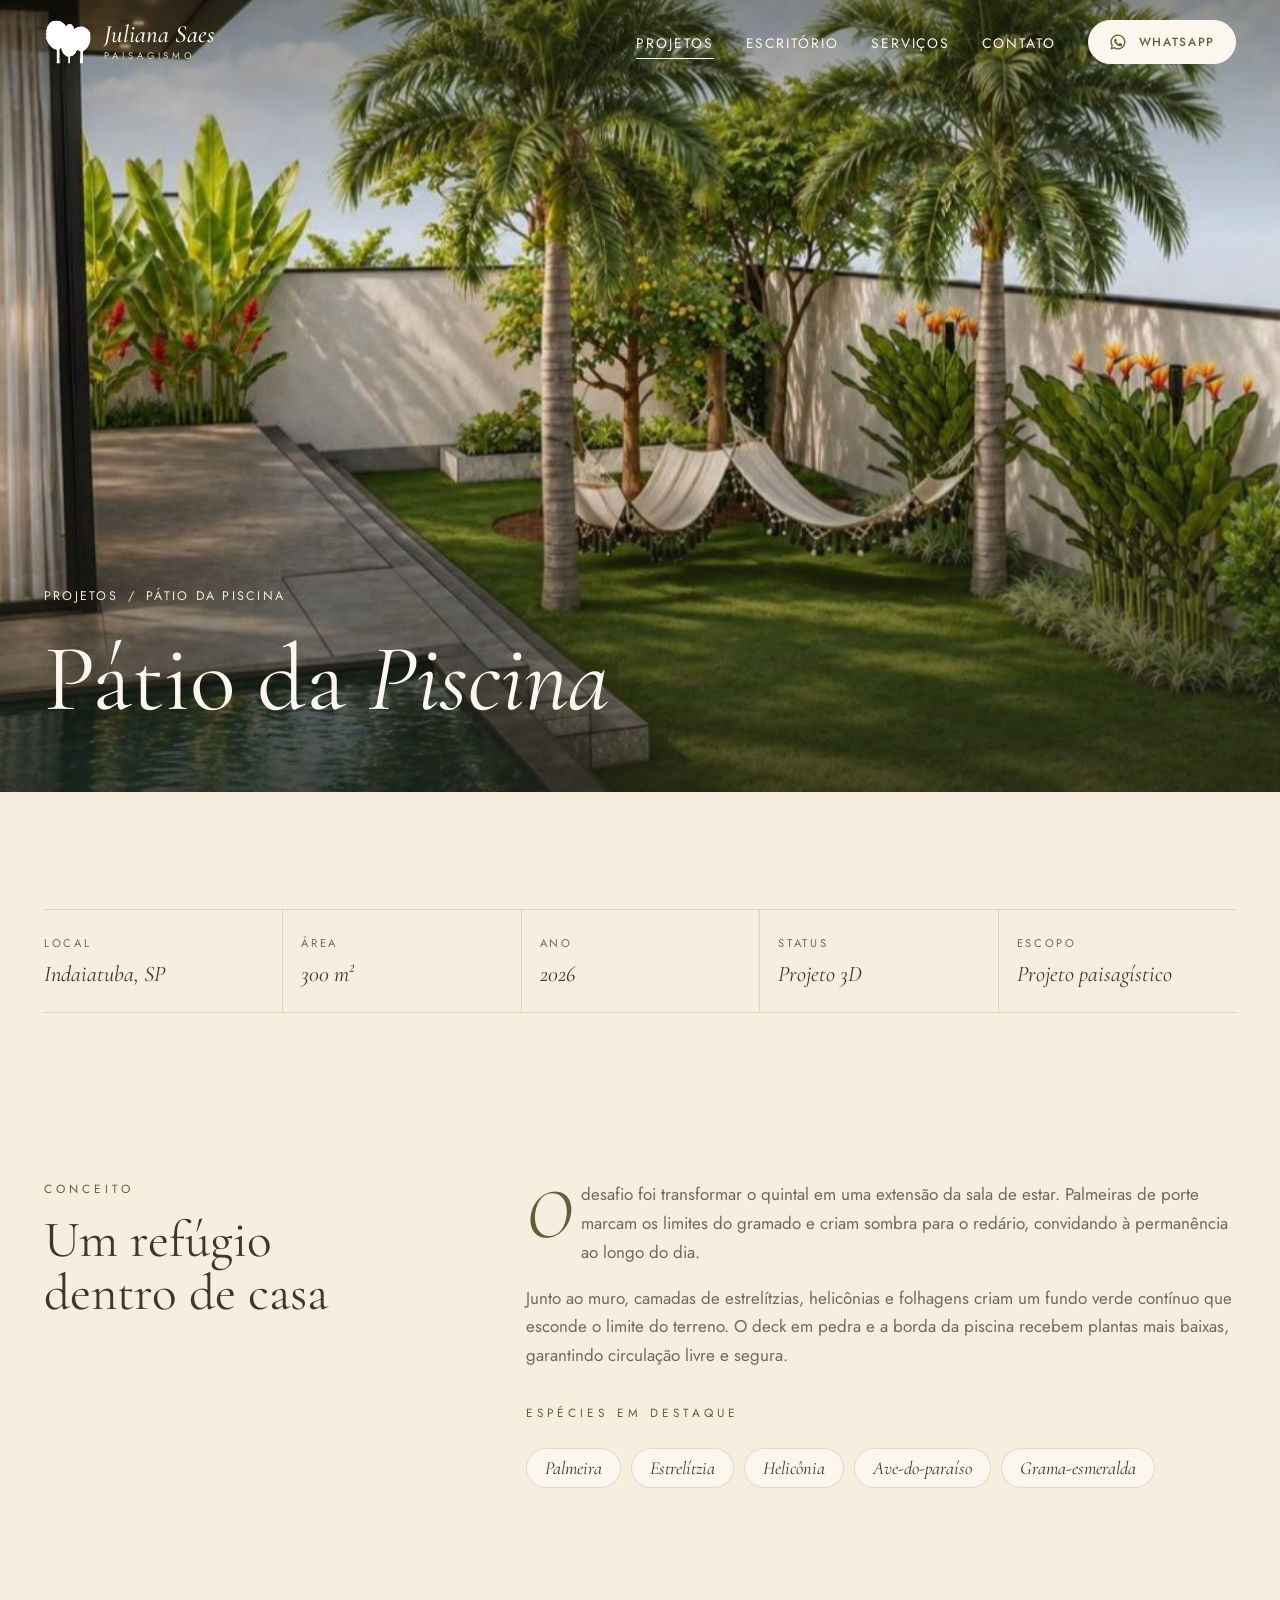
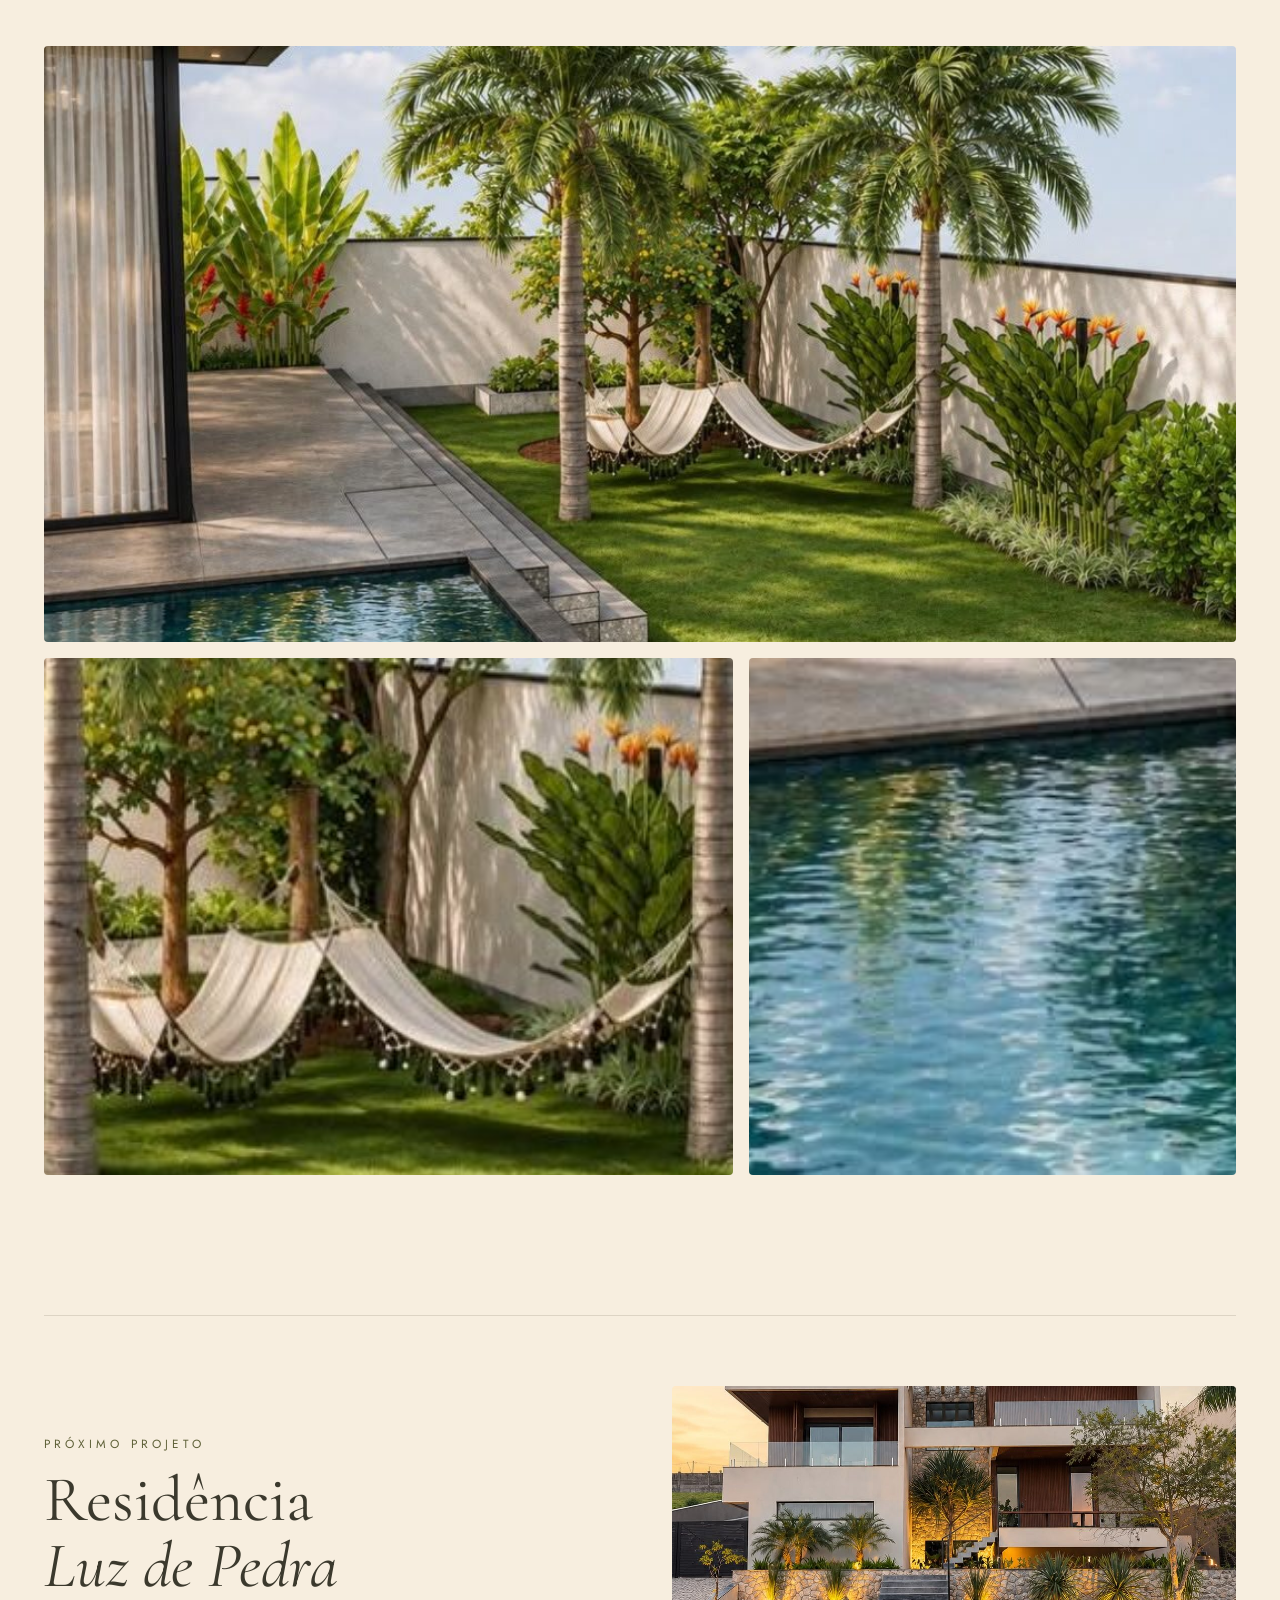
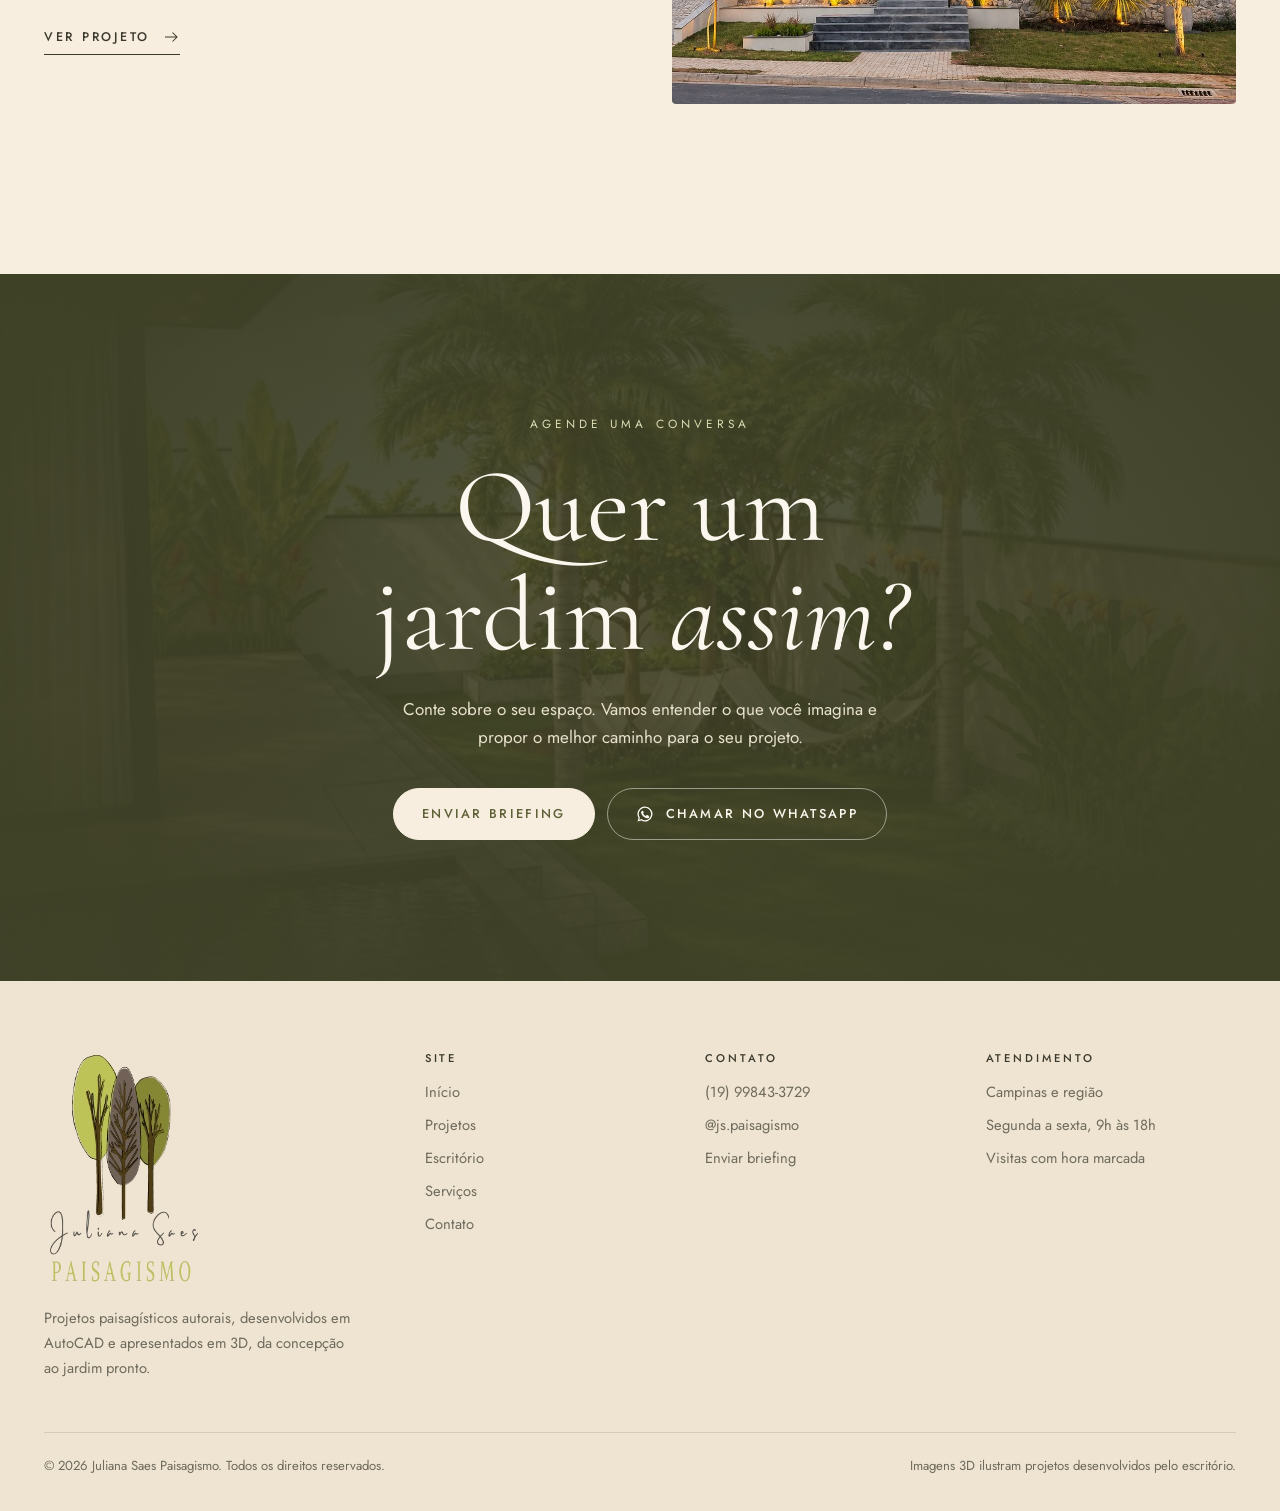
<file: projeto-patio-da-piscina.html>
<!doctype html>
<html lang="pt-BR">
<head>
<meta charset="utf-8">
<meta name="viewport" content="width=device-width, initial-scale=1, viewport-fit=cover">
<!-- Enquanto o site não for oficial, fica fora do Google. Remover esta linha (e o X-Robots-Tag do netlify.toml) ao publicar no domínio próprio. -->
<meta name="robots" content="noindex, nofollow">
<title>Pátio da Piscina · Juliana Saes Paisagismo</title>
<meta name="description" content="Área de lazer com palmeiras, redes e estrelítzias: um refúgio tropical a poucos passos da sala.">
<meta name="theme-color" content="#f7eedf">
<meta property="og:type" content="website">
<meta property="og:url" content="https://jspaisagismo.netlify.app/projeto-patio-da-piscina.html">
<meta property="og:title" content="Pátio da Piscina · Juliana Saes Paisagismo">
<meta property="og:description" content="Área de lazer com palmeiras, redes e estrelítzias: um refúgio tropical a poucos passos da sala.">
<meta property="og:image" content="https://jspaisagismo.netlify.app/img/lazer-piscina.jpg">
<meta name="twitter:card" content="summary_large_image">
<link rel="icon" type="image/png" href="img/favicon.png">
<link rel="preconnect" href="https://fonts.googleapis.com">
<link rel="preconnect" href="https://fonts.gstatic.com" crossorigin>
<link href="https://fonts.googleapis.com/css2?family=Cormorant+Garamond:ital,wght@0,400;0,500;1,400;1,500&family=Jost:wght@300;400;500&display=swap" rel="stylesheet">
<link rel="stylesheet" href="css/site.css">
<script>document.documentElement.classList.add("js")</script>
</head>
<body class="sobre-foto">

<header class="topo" id="topo">
  <div class="wrap">
    <a class="marca" href="index.html" aria-label="Juliana Saes Paisagismo, início">
      <img src="img/logo-arvores.png" alt="" width="58" height="46">
      <span><b>Juliana Saes</b><small>Paisagismo</small></span>
    </a>
    <nav aria-label="Principal">
      <ul class="menu" id="menu">
        <li><a href="projetos.html" aria-current="page">Projetos</a></li><li><a href="escritorio.html">Escritório</a></li><li><a href="servicos.html">Serviços</a></li><li><a href="contato.html">Contato</a></li>
        <li><a class="btn js-msg" href="https://wa.me/5519998433729"><svg viewBox="0 0 24 24" aria-hidden="true"><use href="#i-whats"/></svg>WhatsApp</a></li>
      </ul>
    </nav>
    <button class="burger" id="burger" aria-label="Abrir menu" aria-expanded="false" aria-controls="menu"><span></span></button>
  </div>
</header>

<main>

  <section class="proj-capa">
    <img src="img/lazer-piscina.jpg" alt="Área de lazer com palmeiras, redes e estrelítzias: um refúgio tropical a poucos passos da sala." fetchpriority="high">
    <div class="conteudo">
      <div class="wrap">
        <nav class="migalha" aria-label="Você está em"><a href="projetos.html">Projetos</a><span>/</span><span>Pátio da Piscina</span></nav>
        <h1 class="rv">Pátio da <em>Piscina</em></h1>
      </div>
    </div>
  </section>

  <section class="sec-sm">
    <div class="wrap">
      <dl class="ficha rv">
        <div><dt>Local</dt><dd>Indaiatuba, SP</dd></div>
        <div><dt>Área</dt><dd>300 m²</dd></div>
        <div><dt>Ano</dt><dd>2026</dd></div>
        <div><dt>Status</dt><dd>Projeto 3D</dd></div>
        <div><dt>Escopo</dt><dd>Projeto paisagístico</dd></div>
      </dl>
    </div>
  </section>

  <section class="sec" style="padding-top:clamp(30px,4vw,50px)">
    <div class="wrap texto-proj">
      <div><span class="olho rv">Conceito</span><h2 class="rv d1" style="margin-top:16px">Um refúgio dentro de casa</h2></div>
      <div>
        <p class="primeiro rv">O desafio foi transformar o quintal em uma extensão da sala de estar. Palmeiras de porte marcam os limites do gramado e criam sombra para o redário, convidando à permanência ao longo do dia.</p>
        <p class="rv d1">Junto ao muro, camadas de estrelítzias, helicônias e folhagens criam um fundo verde contínuo que esconde o limite do terreno. O deck em pedra e a borda da piscina recebem plantas mais baixas, garantindo circulação livre e segura.</p>
        <span class="olho rv" style="margin-top:34px">Espécies em destaque</span>
        <ul class="especies rv d1"><li>Palmeira</li><li>Estrelítzia</li><li>Helicônia</li><li>Ave-do-paraíso</li><li>Grama-esmeralda</li></ul>
      </div>
    </div>
  </section>

  <section class="sec" style="padding-top:0">
    <div class="wrap">
      <div class="mosaico" data-galeria>
        <figure class="m-a rv" data-lb data-full="img/lazer-piscina.jpg" data-legenda="Pátio da Piscina"><img src="img/lazer-piscina.jpg" alt="Área de lazer com palmeiras, redes e estrelítzias: um refúgio tropical a poucos passos da sala." loading="lazy"></figure>
        <figure class="m-b rv" data-lb data-legenda="Pátio da Piscina · detalhe"><img src="img/detalhes/lazer-piscina-1.jpg" alt="Detalhe do projeto Pátio da Piscina" loading="lazy"></figure>
        <figure class="m-c rv d1" data-lb data-legenda="Pátio da Piscina · detalhe"><img src="img/detalhes/lazer-piscina-2.jpg" alt="Detalhe do projeto Pátio da Piscina" loading="lazy"></figure>
      </div>
    </div>
  </section>

  <section class="sec-sm" style="padding-top:0">
    <div class="wrap">
      <a class="prox-proj rv" href="projeto-residencia-luz-de-pedra.html">
        <div><span class="olho">Próximo projeto</span><h2>Residência <em>Luz de Pedra</em></h2><span class="link-seta">Ver projeto <svg viewBox="0 0 24 24" fill="none" stroke="currentColor" stroke-width="1.4" aria-hidden="true"><path d="M4 12h16M14 6l6 6-6 6"/></svg></span></div>
        <div class="foto"><img src="img/fachada-executada.jpg" alt="Fachada em pedra natural com palmeiras esculturais e luz rasante que desenha o jardim ao anoitecer." loading="lazy"></div>
      </a>
    </div>
  </section>

  <section class="sec chamada">
    <img class="fundo" src="img/lazer-piscina.jpg" alt="" loading="lazy">
    <div class="wrap">
      <span class="olho rv">Agende uma conversa</span>
      <h2 class="rv d1">Quer um jardim <em>assim?</em></h2>
      <p class="rv d2">Conte sobre o seu espaço. Vamos entender o que você imagina e propor o melhor caminho para o seu projeto.</p>
      <div class="botoes rv d3">
        <a class="btn btn-areia" href="contato.html">Enviar briefing</a>
        <a class="btn btn-contorno js-msg" href="https://wa.me/5519998433729"><svg viewBox="0 0 24 24" aria-hidden="true"><use href="#i-whats"/></svg>Chamar no WhatsApp</a>
      </div>
    </div>
  </section>
</main>

<footer class="rodape">
  <div class="wrap">
    <div class="grade">
      <div>
        <img class="logo-rodape" src="img/logo.png" alt="Juliana Saes Paisagismo" width="266" height="247" loading="lazy">
        <p style="margin-top:14px;max-width:34ch">Projetos paisagísticos autorais, desenvolvidos em AutoCAD e apresentados em 3D, da concepção ao jardim pronto.</p>
      </div>
      <div><h4>Site</h4><ul><li><a href="index.html">Início</a></li><li><a href="projetos.html">Projetos</a></li><li><a href="escritorio.html">Escritório</a></li><li><a href="servicos.html">Serviços</a></li><li><a href="contato.html">Contato</a></li></ul></div>
      <div><h4>Contato</h4><ul><li><a class="js-msg" href="https://wa.me/5519998433729">(19) 99843-3729</a></li><li><a href="https://www.instagram.com/js.paisagismo/" target="_blank" rel="noopener">@js.paisagismo</a></li><li><a href="contato.html">Enviar briefing</a></li></ul></div>
      <div><h4>Atendimento</h4><ul><li>Campinas e região</li><li>Segunda a sexta, 9h às 18h</li><li>Visitas com hora marcada</li></ul></div>
    </div>
    <div class="base"><span>© <span class="js-ano">2026</span> Juliana Saes Paisagismo. Todos os direitos reservados.</span><span>Imagens 3D ilustram projetos desenvolvidos pelo escritório.</span></div>
  </div>
</footer>

<a class="flutuante js-msg" id="flutuante" href="https://wa.me/5519998433729" aria-label="Chamar no WhatsApp"><svg viewBox="0 0 24 24" aria-hidden="true"><use href="#i-whats"/></svg></a>

<svg width="0" height="0" style="position:absolute" aria-hidden="true">
  <symbol id="i-insta" viewBox="0 0 24 24"><g fill="none" stroke="currentColor" stroke-width="1.8"><rect x="3" y="3" width="18" height="18" rx="5"/><circle cx="12" cy="12" r="4"/></g><circle cx="17.5" cy="6.5" r="1.2" fill="currentColor"/></symbol>
  <symbol id="i-whats" viewBox="0 0 24 24"><path fill="currentColor" d="M12 2a10 10 0 0 0-8.6 15.1L2 22l5-1.3A10 10 0 1 0 12 2zm0 18.2c-1.5 0-3-.4-4.3-1.2l-.3-.2-3 .8.8-2.9-.2-.3A8.2 8.2 0 1 1 12 20.2zm4.5-6.1c-.2-.1-1.5-.7-1.7-.8-.2-.1-.4-.1-.6.1l-.8 1c-.1.2-.3.2-.5.1a6.7 6.7 0 0 1-3.3-2.9c-.3-.4.2-.4.7-1.3.1-.2 0-.3 0-.4l-.8-1.8c-.2-.5-.4-.4-.6-.4h-.5a1 1 0 0 0-.7.3c-.2.3-.9.9-.9 2.2s1 2.6 1.1 2.7c.1.2 1.9 2.9 4.6 4.1 1.7.7 2.4.8 3.2.7.5-.1 1.5-.6 1.8-1.2.2-.6.2-1.1.1-1.2l-.4-.2z"/></symbol>
</svg>
<script src="js/site.js"></script>
</body>
</html>
</file>
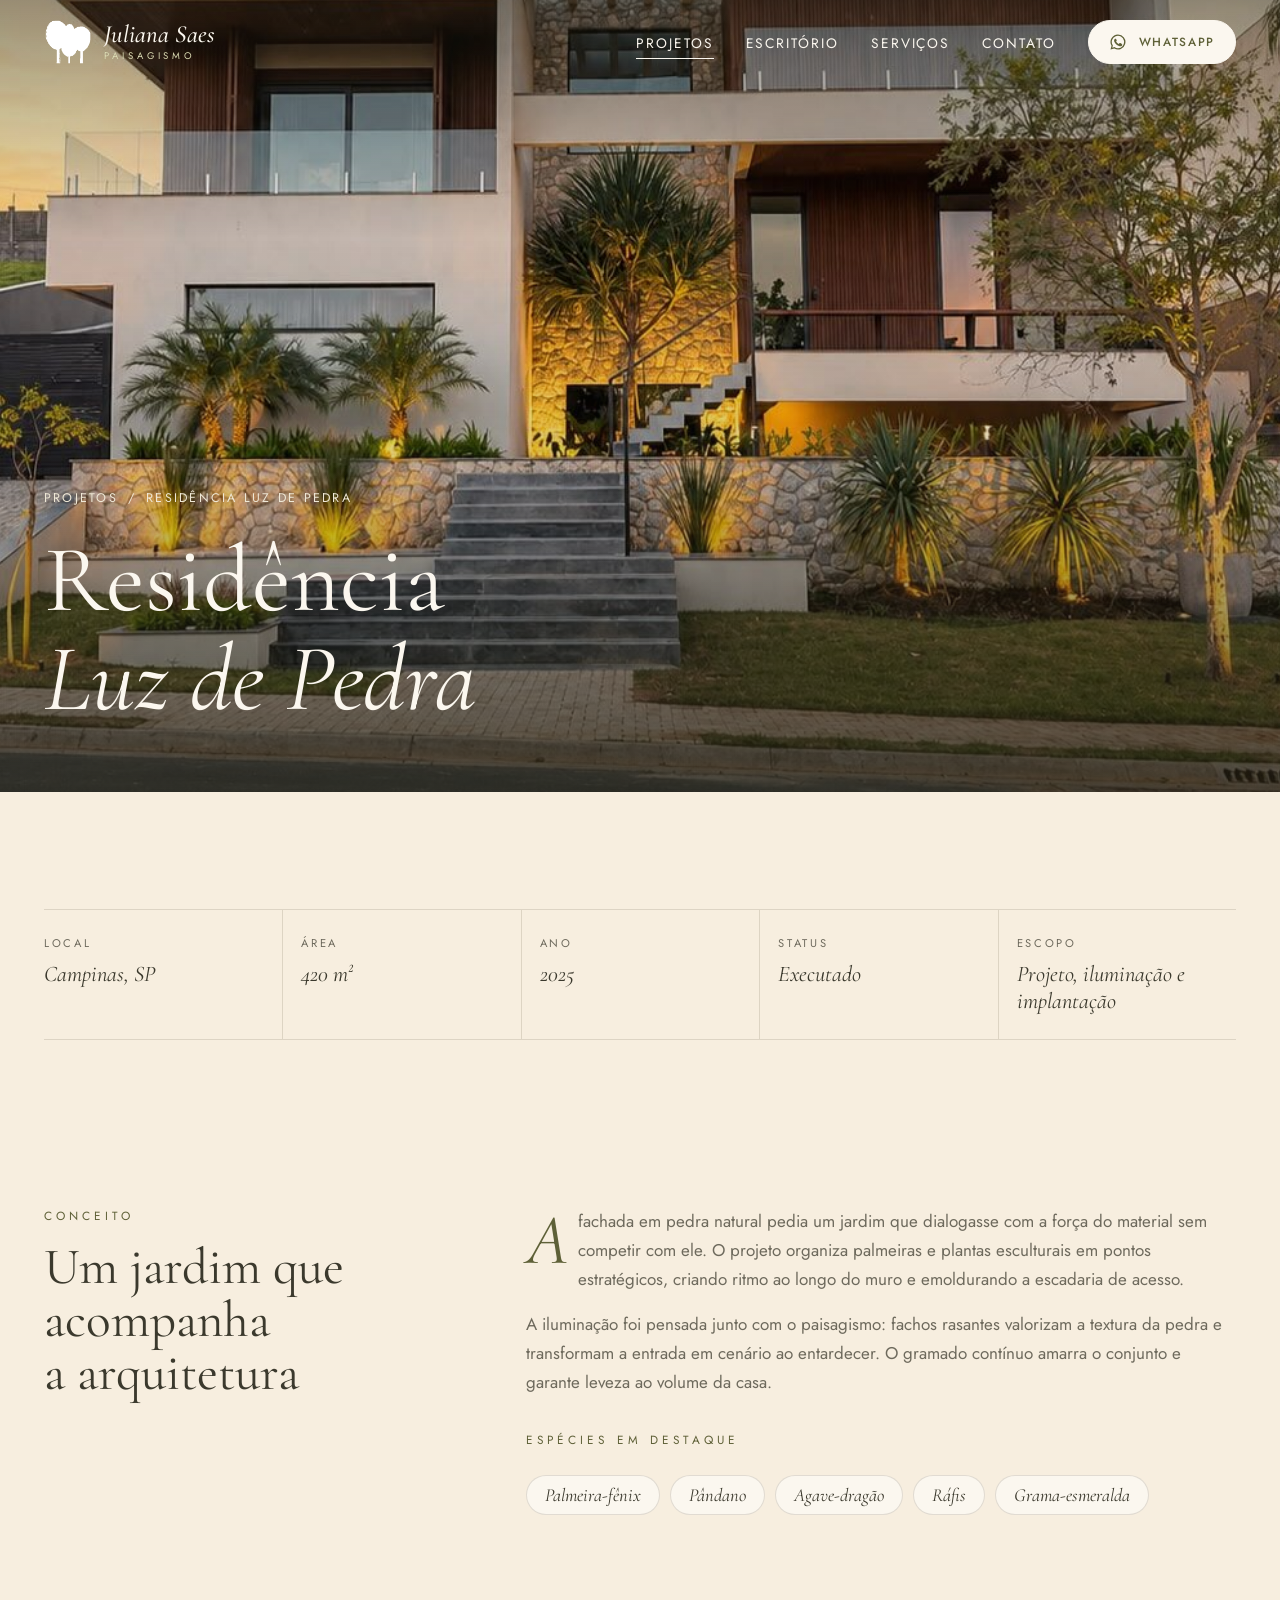
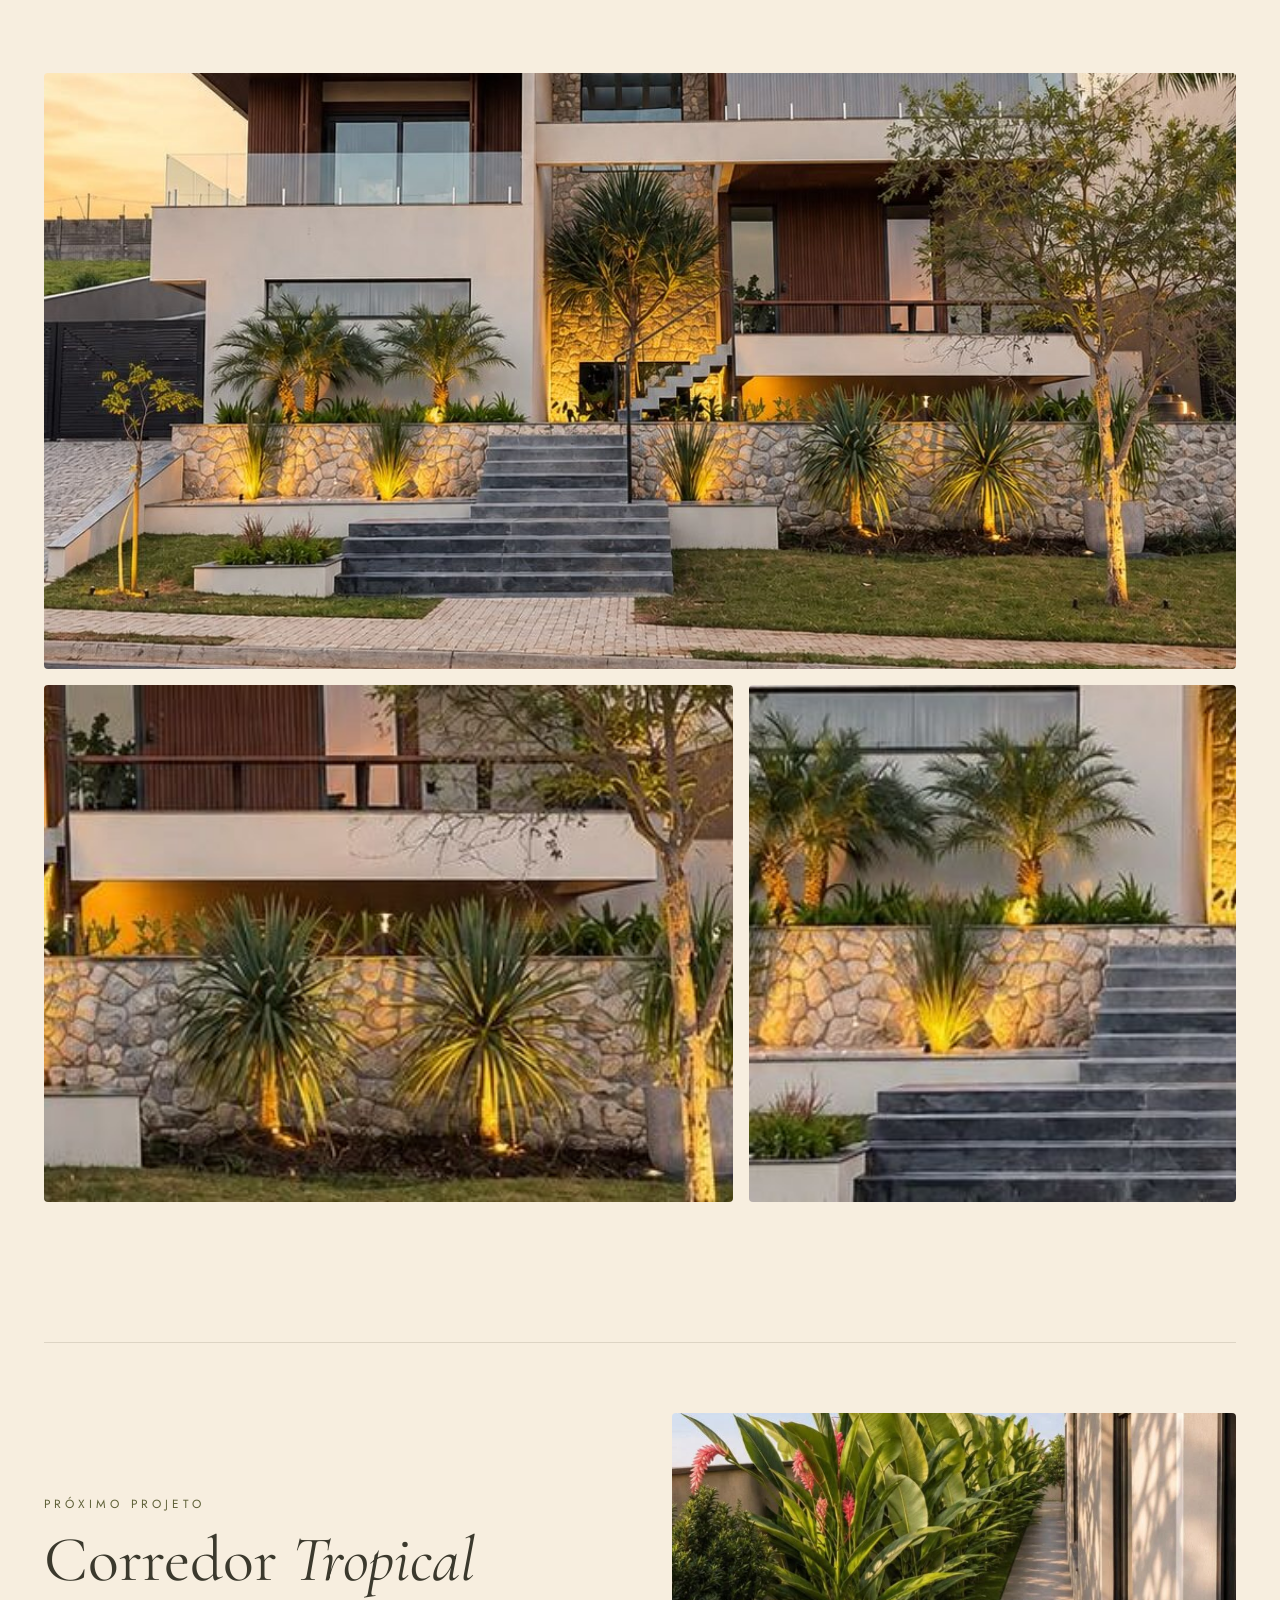
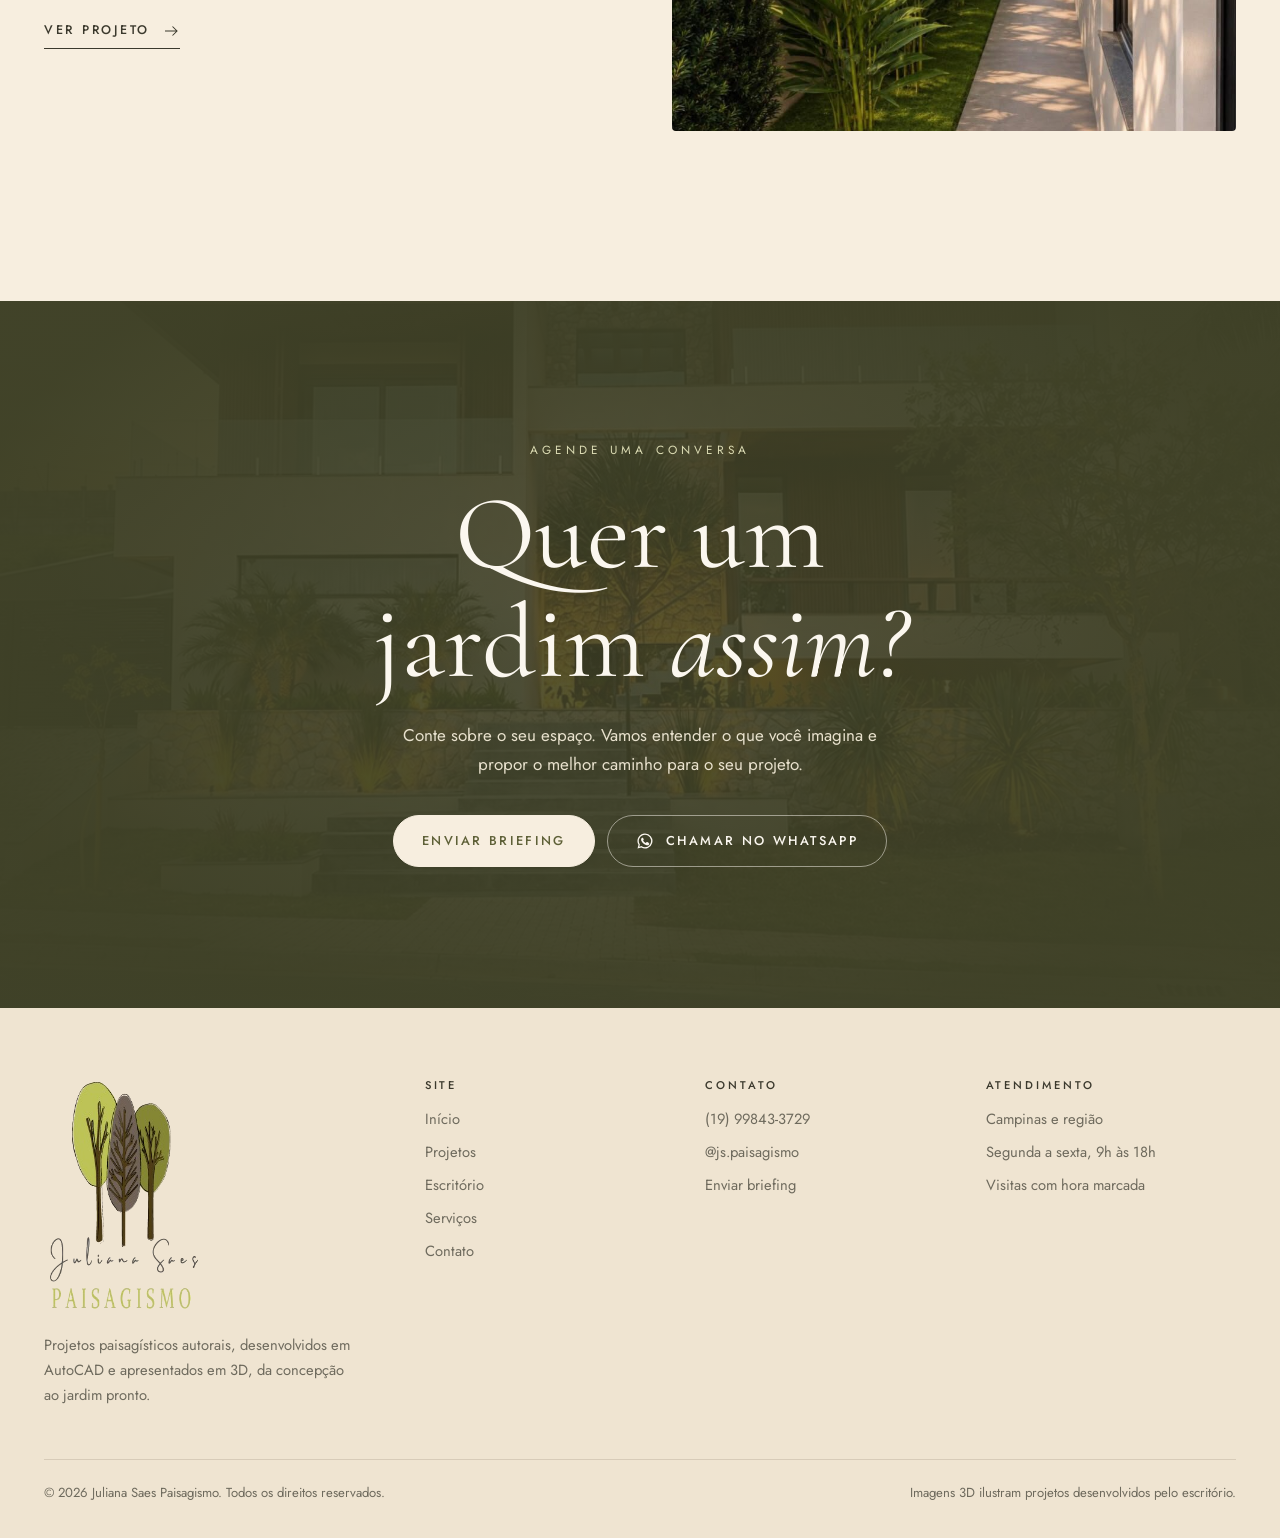
<file: projeto-residencia-luz-de-pedra.html>
<!doctype html>
<html lang="pt-BR">
<head>
<meta charset="utf-8">
<meta name="viewport" content="width=device-width, initial-scale=1, viewport-fit=cover">
<!-- Enquanto o site não for oficial, fica fora do Google. Remover esta linha (e o X-Robots-Tag do netlify.toml) ao publicar no domínio próprio. -->
<meta name="robots" content="noindex, nofollow">
<title>Residência Luz de Pedra · Juliana Saes Paisagismo</title>
<meta name="description" content="Fachada em pedra natural com palmeiras esculturais e luz rasante que desenha o jardim ao anoitecer.">
<meta name="theme-color" content="#f7eedf">
<meta property="og:type" content="website">
<meta property="og:url" content="https://jspaisagismo.netlify.app/projeto-residencia-luz-de-pedra.html">
<meta property="og:title" content="Residência Luz de Pedra · Juliana Saes Paisagismo">
<meta property="og:description" content="Fachada em pedra natural com palmeiras esculturais e luz rasante que desenha o jardim ao anoitecer.">
<meta property="og:image" content="https://jspaisagismo.netlify.app/img/fachada-executada.jpg">
<meta name="twitter:card" content="summary_large_image">
<link rel="icon" type="image/png" href="img/favicon.png">
<link rel="preconnect" href="https://fonts.googleapis.com">
<link rel="preconnect" href="https://fonts.gstatic.com" crossorigin>
<link href="https://fonts.googleapis.com/css2?family=Cormorant+Garamond:ital,wght@0,400;0,500;1,400;1,500&family=Jost:wght@300;400;500&display=swap" rel="stylesheet">
<link rel="stylesheet" href="css/site.css">
<script>document.documentElement.classList.add("js")</script>
</head>
<body class="sobre-foto">

<header class="topo" id="topo">
  <div class="wrap">
    <a class="marca" href="index.html" aria-label="Juliana Saes Paisagismo, início">
      <img src="img/logo-arvores.png" alt="" width="58" height="46">
      <span><b>Juliana Saes</b><small>Paisagismo</small></span>
    </a>
    <nav aria-label="Principal">
      <ul class="menu" id="menu">
        <li><a href="projetos.html" aria-current="page">Projetos</a></li><li><a href="escritorio.html">Escritório</a></li><li><a href="servicos.html">Serviços</a></li><li><a href="contato.html">Contato</a></li>
        <li><a class="btn js-msg" href="https://wa.me/5519998433729"><svg viewBox="0 0 24 24" aria-hidden="true"><use href="#i-whats"/></svg>WhatsApp</a></li>
      </ul>
    </nav>
    <button class="burger" id="burger" aria-label="Abrir menu" aria-expanded="false" aria-controls="menu"><span></span></button>
  </div>
</header>

<main>

  <section class="proj-capa">
    <img src="img/fachada-executada.jpg" alt="Fachada em pedra natural com palmeiras esculturais e luz rasante que desenha o jardim ao anoitecer." fetchpriority="high">
    <div class="conteudo">
      <div class="wrap">
        <nav class="migalha" aria-label="Você está em"><a href="projetos.html">Projetos</a><span>/</span><span>Residência Luz de Pedra</span></nav>
        <h1 class="rv">Residência <em>Luz de Pedra</em></h1>
      </div>
    </div>
  </section>

  <section class="sec-sm">
    <div class="wrap">
      <dl class="ficha rv">
        <div><dt>Local</dt><dd>Campinas, SP</dd></div>
        <div><dt>Área</dt><dd>420 m²</dd></div>
        <div><dt>Ano</dt><dd>2025</dd></div>
        <div><dt>Status</dt><dd>Executado</dd></div>
        <div><dt>Escopo</dt><dd>Projeto, iluminação e implantação</dd></div>
      </dl>
    </div>
  </section>

  <section class="sec" style="padding-top:clamp(30px,4vw,50px)">
    <div class="wrap texto-proj">
      <div><span class="olho rv">Conceito</span><h2 class="rv d1" style="margin-top:16px">Um jardim que acompanha a arquitetura</h2></div>
      <div>
        <p class="primeiro rv">A fachada em pedra natural pedia um jardim que dialogasse com a força do material sem competir com ele. O projeto organiza palmeiras e plantas esculturais em pontos estratégicos, criando ritmo ao longo do muro e emoldurando a escadaria de acesso.</p>
        <p class="rv d1">A iluminação foi pensada junto com o paisagismo: fachos rasantes valorizam a textura da pedra e transformam a entrada em cenário ao entardecer. O gramado contínuo amarra o conjunto e garante leveza ao volume da casa.</p>
        <span class="olho rv" style="margin-top:34px">Espécies em destaque</span>
        <ul class="especies rv d1"><li>Palmeira-fênix</li><li>Pândano</li><li>Agave-dragão</li><li>Ráfis</li><li>Grama-esmeralda</li></ul>
      </div>
    </div>
  </section>

  <section class="sec" style="padding-top:0">
    <div class="wrap">
      <div class="mosaico" data-galeria>
        <figure class="m-a rv" data-lb data-full="img/fachada-executada.jpg" data-legenda="Residência Luz de Pedra"><img src="img/fachada-executada.jpg" alt="Fachada em pedra natural com palmeiras esculturais e luz rasante que desenha o jardim ao anoitecer." loading="lazy"></figure>
        <figure class="m-b rv" data-lb data-legenda="Residência Luz de Pedra · detalhe"><img src="img/detalhes/fachada-executada-1.jpg" alt="Detalhe do projeto Residência Luz de Pedra" loading="lazy"></figure>
        <figure class="m-c rv d1" data-lb data-legenda="Residência Luz de Pedra · detalhe"><img src="img/detalhes/fachada-executada-2.jpg" alt="Detalhe do projeto Residência Luz de Pedra" loading="lazy"></figure>
      </div>
    </div>
  </section>

  <section class="sec-sm" style="padding-top:0">
    <div class="wrap">
      <a class="prox-proj rv" href="projeto-corredor-tropical.html">
        <div><span class="olho">Próximo projeto</span><h2>Corredor <em>Tropical</em></h2><span class="link-seta">Ver projeto <svg viewBox="0 0 24 24" fill="none" stroke="currentColor" stroke-width="1.4" aria-hidden="true"><path d="M4 12h16M14 6l6 6-6 6"/></svg></span></div>
        <div class="foto"><img src="img/corredor-tropical.jpg" alt="Uma passagem lateral estreita transformada em percurso exuberante, com helicônias e folhagens altas." loading="lazy"></div>
      </a>
    </div>
  </section>

  <section class="sec chamada">
    <img class="fundo" src="img/fachada-executada.jpg" alt="" loading="lazy">
    <div class="wrap">
      <span class="olho rv">Agende uma conversa</span>
      <h2 class="rv d1">Quer um jardim <em>assim?</em></h2>
      <p class="rv d2">Conte sobre o seu espaço. Vamos entender o que você imagina e propor o melhor caminho para o seu projeto.</p>
      <div class="botoes rv d3">
        <a class="btn btn-areia" href="contato.html">Enviar briefing</a>
        <a class="btn btn-contorno js-msg" href="https://wa.me/5519998433729"><svg viewBox="0 0 24 24" aria-hidden="true"><use href="#i-whats"/></svg>Chamar no WhatsApp</a>
      </div>
    </div>
  </section>
</main>

<footer class="rodape">
  <div class="wrap">
    <div class="grade">
      <div>
        <img class="logo-rodape" src="img/logo.png" alt="Juliana Saes Paisagismo" width="266" height="247" loading="lazy">
        <p style="margin-top:14px;max-width:34ch">Projetos paisagísticos autorais, desenvolvidos em AutoCAD e apresentados em 3D, da concepção ao jardim pronto.</p>
      </div>
      <div><h4>Site</h4><ul><li><a href="index.html">Início</a></li><li><a href="projetos.html">Projetos</a></li><li><a href="escritorio.html">Escritório</a></li><li><a href="servicos.html">Serviços</a></li><li><a href="contato.html">Contato</a></li></ul></div>
      <div><h4>Contato</h4><ul><li><a class="js-msg" href="https://wa.me/5519998433729">(19) 99843-3729</a></li><li><a href="https://www.instagram.com/js.paisagismo/" target="_blank" rel="noopener">@js.paisagismo</a></li><li><a href="contato.html">Enviar briefing</a></li></ul></div>
      <div><h4>Atendimento</h4><ul><li>Campinas e região</li><li>Segunda a sexta, 9h às 18h</li><li>Visitas com hora marcada</li></ul></div>
    </div>
    <div class="base"><span>© <span class="js-ano">2026</span> Juliana Saes Paisagismo. Todos os direitos reservados.</span><span>Imagens 3D ilustram projetos desenvolvidos pelo escritório.</span></div>
  </div>
</footer>

<a class="flutuante js-msg" id="flutuante" href="https://wa.me/5519998433729" aria-label="Chamar no WhatsApp"><svg viewBox="0 0 24 24" aria-hidden="true"><use href="#i-whats"/></svg></a>

<svg width="0" height="0" style="position:absolute" aria-hidden="true">
  <symbol id="i-insta" viewBox="0 0 24 24"><g fill="none" stroke="currentColor" stroke-width="1.8"><rect x="3" y="3" width="18" height="18" rx="5"/><circle cx="12" cy="12" r="4"/></g><circle cx="17.5" cy="6.5" r="1.2" fill="currentColor"/></symbol>
  <symbol id="i-whats" viewBox="0 0 24 24"><path fill="currentColor" d="M12 2a10 10 0 0 0-8.6 15.1L2 22l5-1.3A10 10 0 1 0 12 2zm0 18.2c-1.5 0-3-.4-4.3-1.2l-.3-.2-3 .8.8-2.9-.2-.3A8.2 8.2 0 1 1 12 20.2zm4.5-6.1c-.2-.1-1.5-.7-1.7-.8-.2-.1-.4-.1-.6.1l-.8 1c-.1.2-.3.2-.5.1a6.7 6.7 0 0 1-3.3-2.9c-.3-.4.2-.4.7-1.3.1-.2 0-.3 0-.4l-.8-1.8c-.2-.5-.4-.4-.6-.4h-.5a1 1 0 0 0-.7.3c-.2.3-.9.9-.9 2.2s1 2.6 1.1 2.7c.1.2 1.9 2.9 4.6 4.1 1.7.7 2.4.8 3.2.7.5-.1 1.5-.6 1.8-1.2.2-.6.2-1.1.1-1.2l-.4-.2z"/></symbol>
</svg>
<script src="js/site.js"></script>
</body>
</html>
</file>
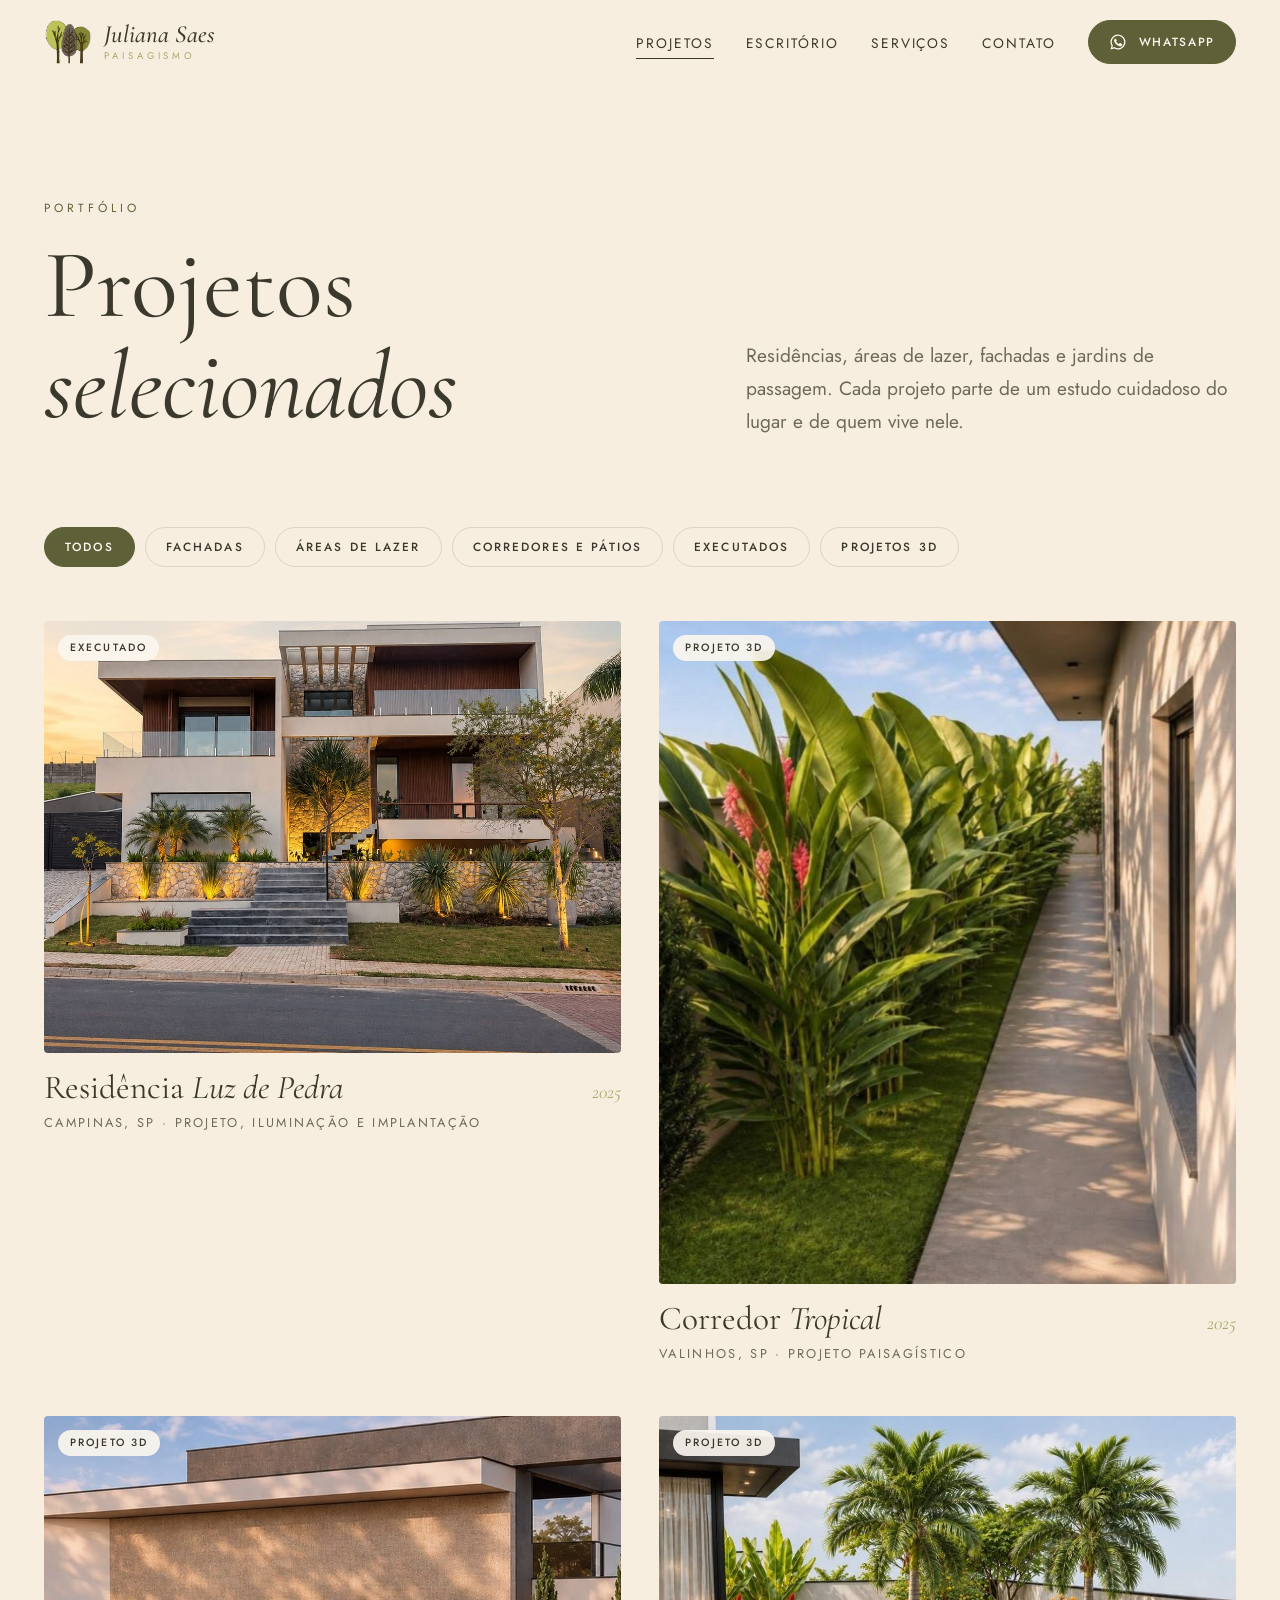
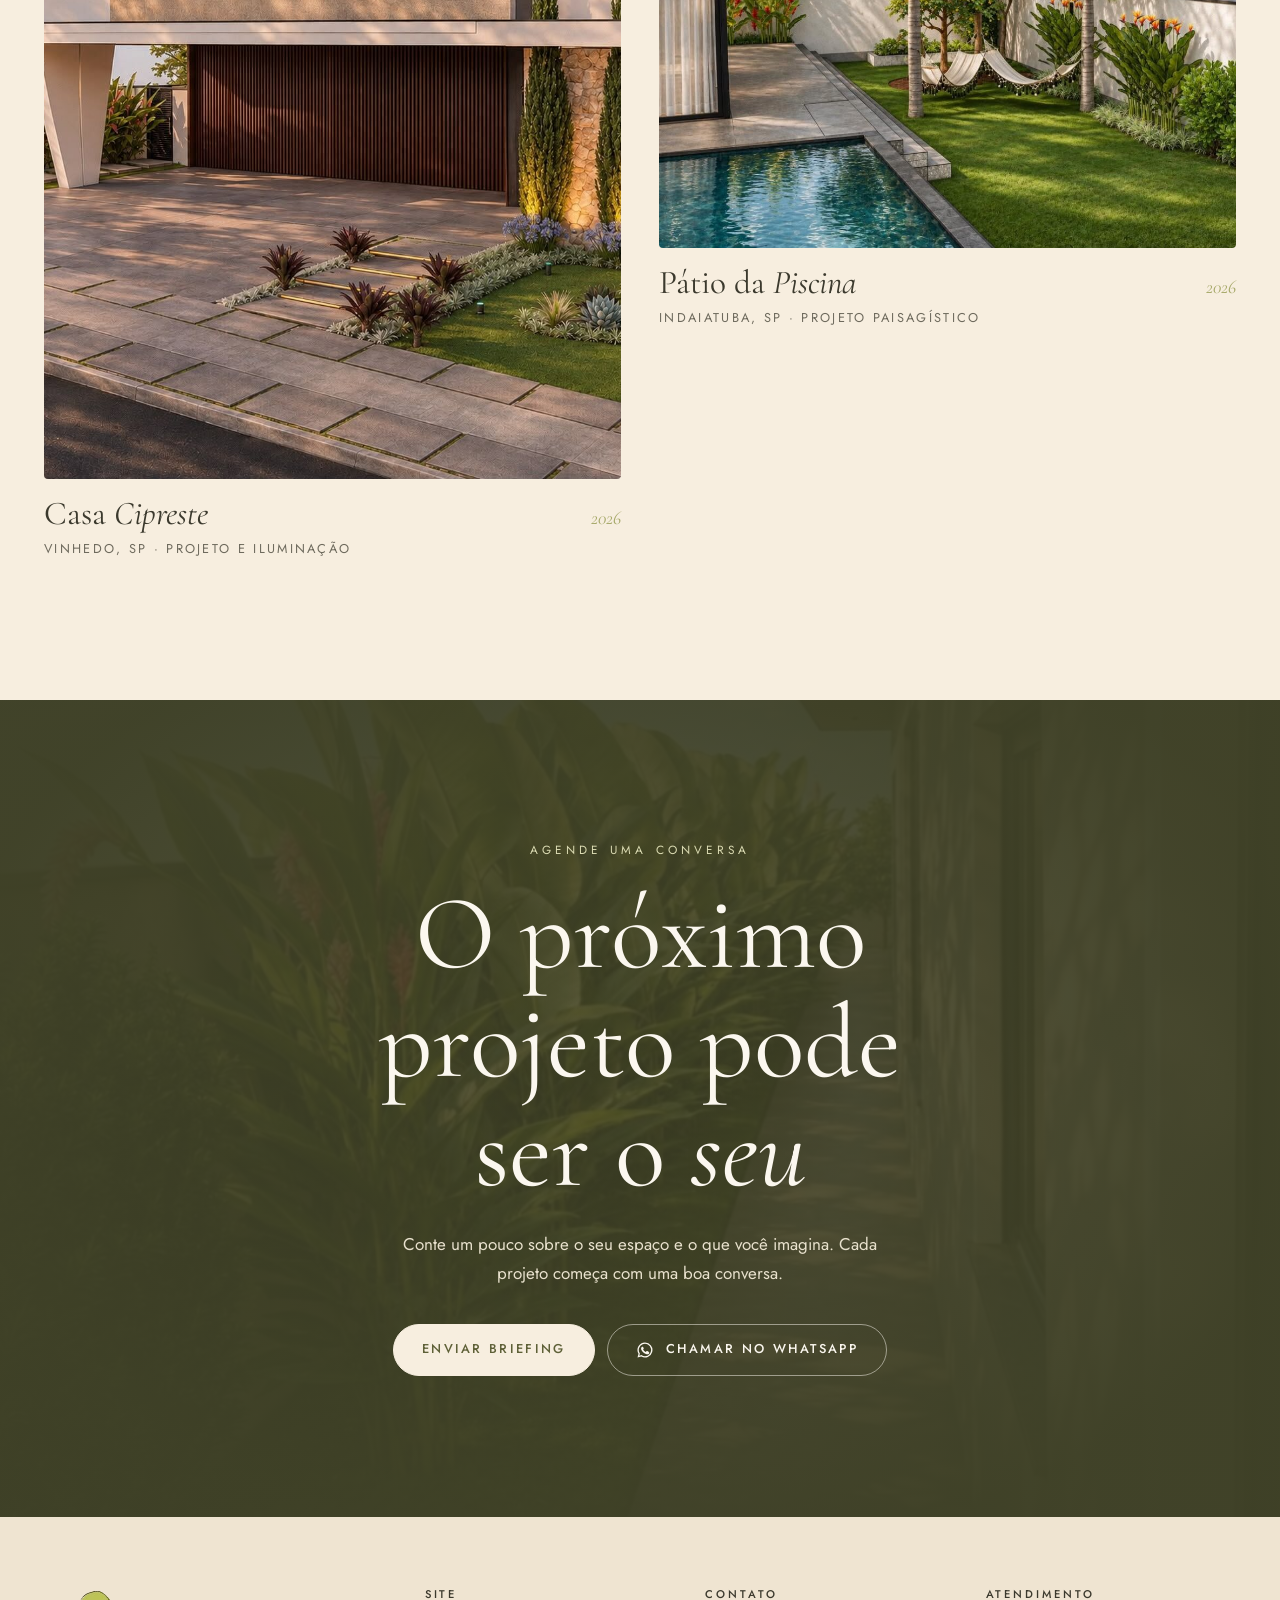
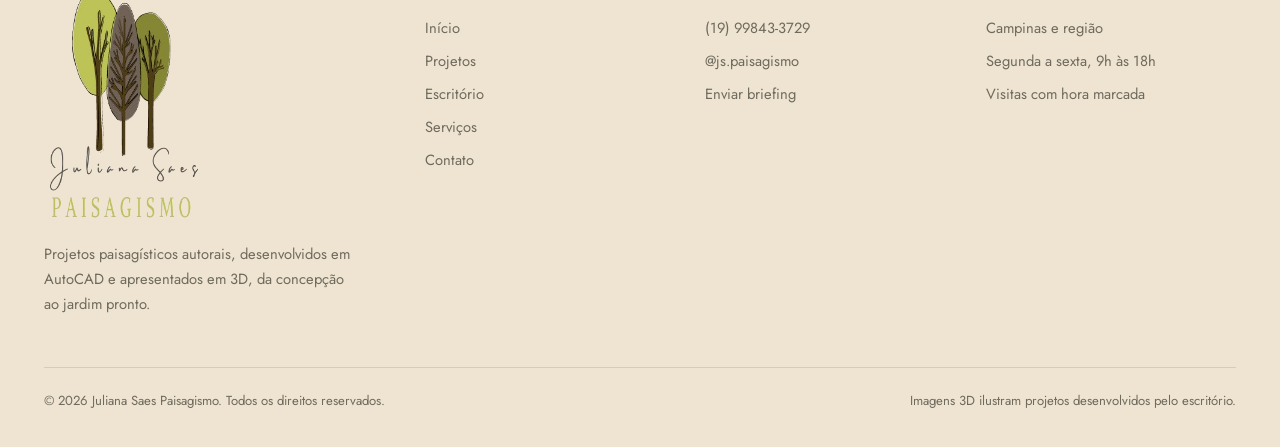
<file: projetos.html>
<!doctype html>
<html lang="pt-BR">
<head>
<meta charset="utf-8">
<meta name="viewport" content="width=device-width, initial-scale=1, viewport-fit=cover">
<!-- Enquanto o site não for oficial, fica fora do Google. Remover esta linha (e o X-Robots-Tag do netlify.toml) ao publicar no domínio próprio. -->
<meta name="robots" content="noindex, nofollow">
<title>Projetos · Juliana Saes Paisagismo</title>
<meta name="description" content="Portfólio de projetos paisagísticos: residências, fachadas, áreas de lazer e jardins de passagem.">
<meta name="theme-color" content="#f7eedf">
<meta property="og:type" content="website">
<meta property="og:url" content="https://jspaisagismo.netlify.app/projetos.html">
<meta property="og:title" content="Projetos · Juliana Saes Paisagismo">
<meta property="og:description" content="Portfólio de projetos paisagísticos: residências, fachadas, áreas de lazer e jardins de passagem.">
<meta property="og:image" content="https://jspaisagismo.netlify.app/img/og.jpg">
<meta name="twitter:card" content="summary_large_image">
<link rel="icon" type="image/png" href="img/favicon.png">
<link rel="preconnect" href="https://fonts.googleapis.com">
<link rel="preconnect" href="https://fonts.gstatic.com" crossorigin>
<link href="https://fonts.googleapis.com/css2?family=Cormorant+Garamond:ital,wght@0,400;0,500;1,400;1,500&family=Jost:wght@300;400;500&display=swap" rel="stylesheet">
<link rel="stylesheet" href="css/site.css">
<script>document.documentElement.classList.add("js")</script>
</head>
<body>

<header class="topo" id="topo">
  <div class="wrap">
    <a class="marca" href="index.html" aria-label="Juliana Saes Paisagismo, início">
      <img src="img/logo-arvores.png" alt="" width="58" height="46">
      <span><b>Juliana Saes</b><small>Paisagismo</small></span>
    </a>
    <nav aria-label="Principal">
      <ul class="menu" id="menu">
        <li><a href="projetos.html" aria-current="page">Projetos</a></li><li><a href="escritorio.html">Escritório</a></li><li><a href="servicos.html">Serviços</a></li><li><a href="contato.html">Contato</a></li>
        <li><a class="btn js-msg" href="https://wa.me/5519998433729"><svg viewBox="0 0 24 24" aria-hidden="true"><use href="#i-whats"/></svg>WhatsApp</a></li>
      </ul>
    </nav>
    <button class="burger" id="burger" aria-label="Abrir menu" aria-expanded="false" aria-controls="menu"><span></span></button>
  </div>
</header>

<main>

  <section class="pag-topo">
    <div class="wrap grade">
      <div><span class="olho rv">Portfólio</span><h1 class="rv d1">Projetos <em>selecionados</em></h1></div>
      <p class="lead rv d2">Residências, áreas de lazer, fachadas e jardins de passagem. Cada projeto parte de um estudo cuidadoso do lugar e de quem vive nele.</p>
    </div>
  </section>
  <section class="sec" style="padding-top:0">
    <div class="wrap">
      <div class="filtros rv" role="group" aria-label="Filtrar projetos">
        <button data-f="todos" aria-pressed="true">Todos</button>
        <button data-f="fachada" aria-pressed="false">Fachadas</button>
        <button data-f="lazer" aria-pressed="false">Áreas de lazer</button>
        <button data-f="corredor" aria-pressed="false">Corredores e pátios</button>
        <button data-f="executado" aria-pressed="false">Executados</button>
        <button data-f="3d" aria-pressed="false">Projetos 3D</button>
      </div>
      <div class="portfolio">
        <a class="card-proj rv" href="projeto-residencia-luz-de-pedra.html" data-cat="residencial fachada executado">
          <div class="foto"><img src="img/fachada-executada.jpg" alt="Fachada em pedra natural com palmeiras esculturais e luz rasante que desenha o jardim ao anoitecer." loading="lazy"><span class="tag">Executado</span></div>
          <div class="linha1"><h3>Residência <em>Luz de Pedra</em></h3><span class="ano">2025</span></div>
          <div class="meta">Campinas, SP · Projeto, iluminação e implantação</div>
        </a>
        <a class="card-proj rv" href="projeto-corredor-tropical.html" data-cat="residencial corredor 3d">
          <div class="foto"><img src="img/corredor-tropical.jpg" alt="Uma passagem lateral estreita transformada em percurso exuberante, com helicônias e folhagens altas." loading="lazy"><span class="tag">Projeto 3D</span></div>
          <div class="linha1"><h3>Corredor <em>Tropical</em></h3><span class="ano">2025</span></div>
          <div class="meta">Valinhos, SP · Projeto paisagístico</div>
        </a>
        <a class="card-proj rv" href="projeto-casa-cipreste.html" data-cat="residencial fachada 3d">
          <div class="foto"><img src="img/fachada-3d.jpg" alt="Entrada contemporânea com ciprestes verticais, bromélias e um canteiro de suculentas que conduz ao acesso." loading="lazy"><span class="tag">Projeto 3D</span></div>
          <div class="linha1"><h3>Casa <em>Cipreste</em></h3><span class="ano">2026</span></div>
          <div class="meta">Vinhedo, SP · Projeto e iluminação</div>
        </a>
        <a class="card-proj rv" href="projeto-patio-da-piscina.html" data-cat="residencial lazer 3d">
          <div class="foto"><img src="img/lazer-piscina.jpg" alt="Área de lazer com palmeiras, redes e estrelítzias: um refúgio tropical a poucos passos da sala." loading="lazy"><span class="tag">Projeto 3D</span></div>
          <div class="linha1"><h3>Pátio da <em>Piscina</em></h3><span class="ano">2026</span></div>
          <div class="meta">Indaiatuba, SP · Projeto paisagístico</div>
        </a>
      </div>
    </div>
  </section>

  <section class="sec chamada">
    <img class="fundo" src="img/corredor-tropical.jpg" alt="" loading="lazy">
    <div class="wrap">
      <span class="olho rv">Agende uma conversa</span>
      <h2 class="rv d1">O próximo projeto pode ser o <em>seu</em></h2>
      <p class="rv d2">Conte um pouco sobre o seu espaço e o que você imagina. Cada projeto começa com uma boa conversa.</p>
      <div class="botoes rv d3">
        <a class="btn btn-areia" href="contato.html">Enviar briefing</a>
        <a class="btn btn-contorno js-msg" href="https://wa.me/5519998433729"><svg viewBox="0 0 24 24" aria-hidden="true"><use href="#i-whats"/></svg>Chamar no WhatsApp</a>
      </div>
    </div>
  </section>
</main>

<footer class="rodape">
  <div class="wrap">
    <div class="grade">
      <div>
        <img class="logo-rodape" src="img/logo.png" alt="Juliana Saes Paisagismo" width="266" height="247" loading="lazy">
        <p style="margin-top:14px;max-width:34ch">Projetos paisagísticos autorais, desenvolvidos em AutoCAD e apresentados em 3D, da concepção ao jardim pronto.</p>
      </div>
      <div><h4>Site</h4><ul><li><a href="index.html">Início</a></li><li><a href="projetos.html">Projetos</a></li><li><a href="escritorio.html">Escritório</a></li><li><a href="servicos.html">Serviços</a></li><li><a href="contato.html">Contato</a></li></ul></div>
      <div><h4>Contato</h4><ul><li><a class="js-msg" href="https://wa.me/5519998433729">(19) 99843-3729</a></li><li><a href="https://www.instagram.com/js.paisagismo/" target="_blank" rel="noopener">@js.paisagismo</a></li><li><a href="contato.html">Enviar briefing</a></li></ul></div>
      <div><h4>Atendimento</h4><ul><li>Campinas e região</li><li>Segunda a sexta, 9h às 18h</li><li>Visitas com hora marcada</li></ul></div>
    </div>
    <div class="base"><span>© <span class="js-ano">2026</span> Juliana Saes Paisagismo. Todos os direitos reservados.</span><span>Imagens 3D ilustram projetos desenvolvidos pelo escritório.</span></div>
  </div>
</footer>

<a class="flutuante js-msg" id="flutuante" href="https://wa.me/5519998433729" aria-label="Chamar no WhatsApp"><svg viewBox="0 0 24 24" aria-hidden="true"><use href="#i-whats"/></svg></a>

<svg width="0" height="0" style="position:absolute" aria-hidden="true">
  <symbol id="i-insta" viewBox="0 0 24 24"><g fill="none" stroke="currentColor" stroke-width="1.8"><rect x="3" y="3" width="18" height="18" rx="5"/><circle cx="12" cy="12" r="4"/></g><circle cx="17.5" cy="6.5" r="1.2" fill="currentColor"/></symbol>
  <symbol id="i-whats" viewBox="0 0 24 24"><path fill="currentColor" d="M12 2a10 10 0 0 0-8.6 15.1L2 22l5-1.3A10 10 0 1 0 12 2zm0 18.2c-1.5 0-3-.4-4.3-1.2l-.3-.2-3 .8.8-2.9-.2-.3A8.2 8.2 0 1 1 12 20.2zm4.5-6.1c-.2-.1-1.5-.7-1.7-.8-.2-.1-.4-.1-.6.1l-.8 1c-.1.2-.3.2-.5.1a6.7 6.7 0 0 1-3.3-2.9c-.3-.4.2-.4.7-1.3.1-.2 0-.3 0-.4l-.8-1.8c-.2-.5-.4-.4-.6-.4h-.5a1 1 0 0 0-.7.3c-.2.3-.9.9-.9 2.2s1 2.6 1.1 2.7c.1.2 1.9 2.9 4.6 4.1 1.7.7 2.4.8 3.2.7.5-.1 1.5-.6 1.8-1.2.2-.6.2-1.1.1-1.2l-.4-.2z"/></symbol>
</svg>
<script src="js/site.js"></script>
</body>
</html>
</file>
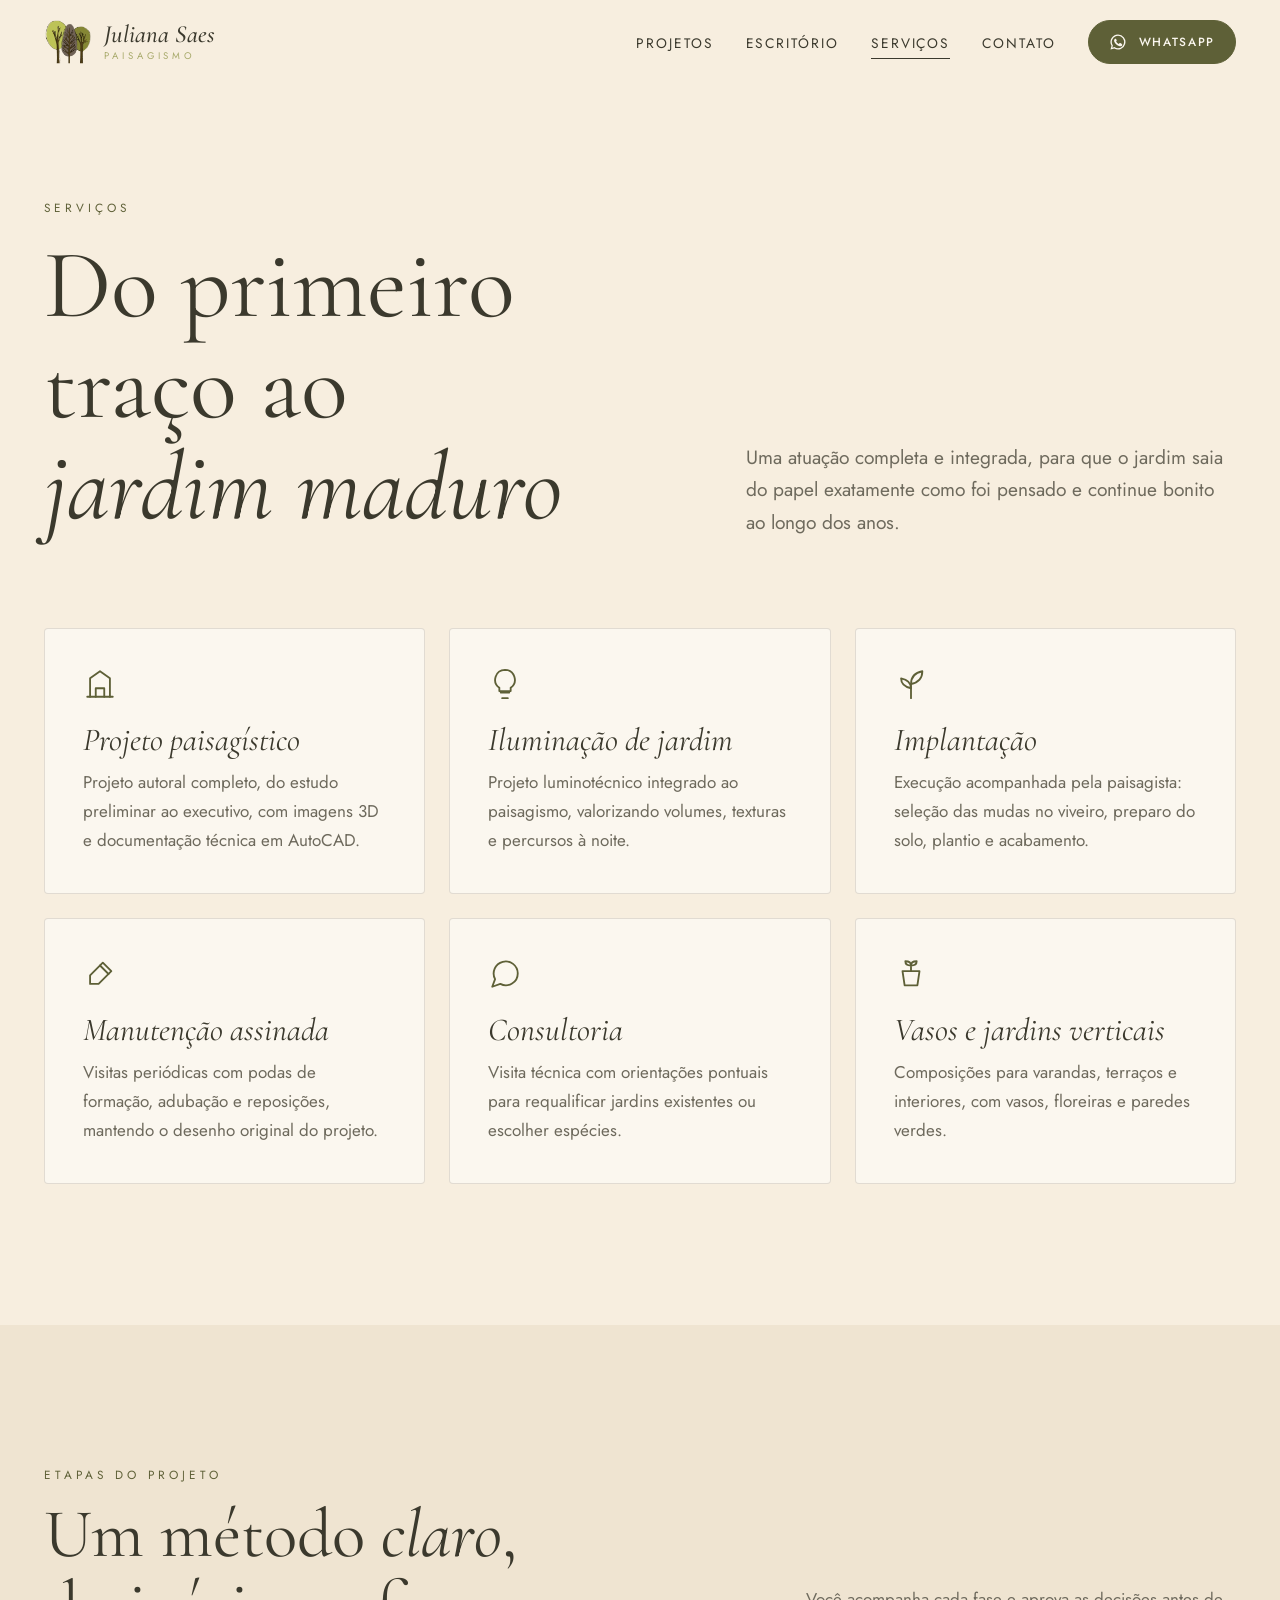
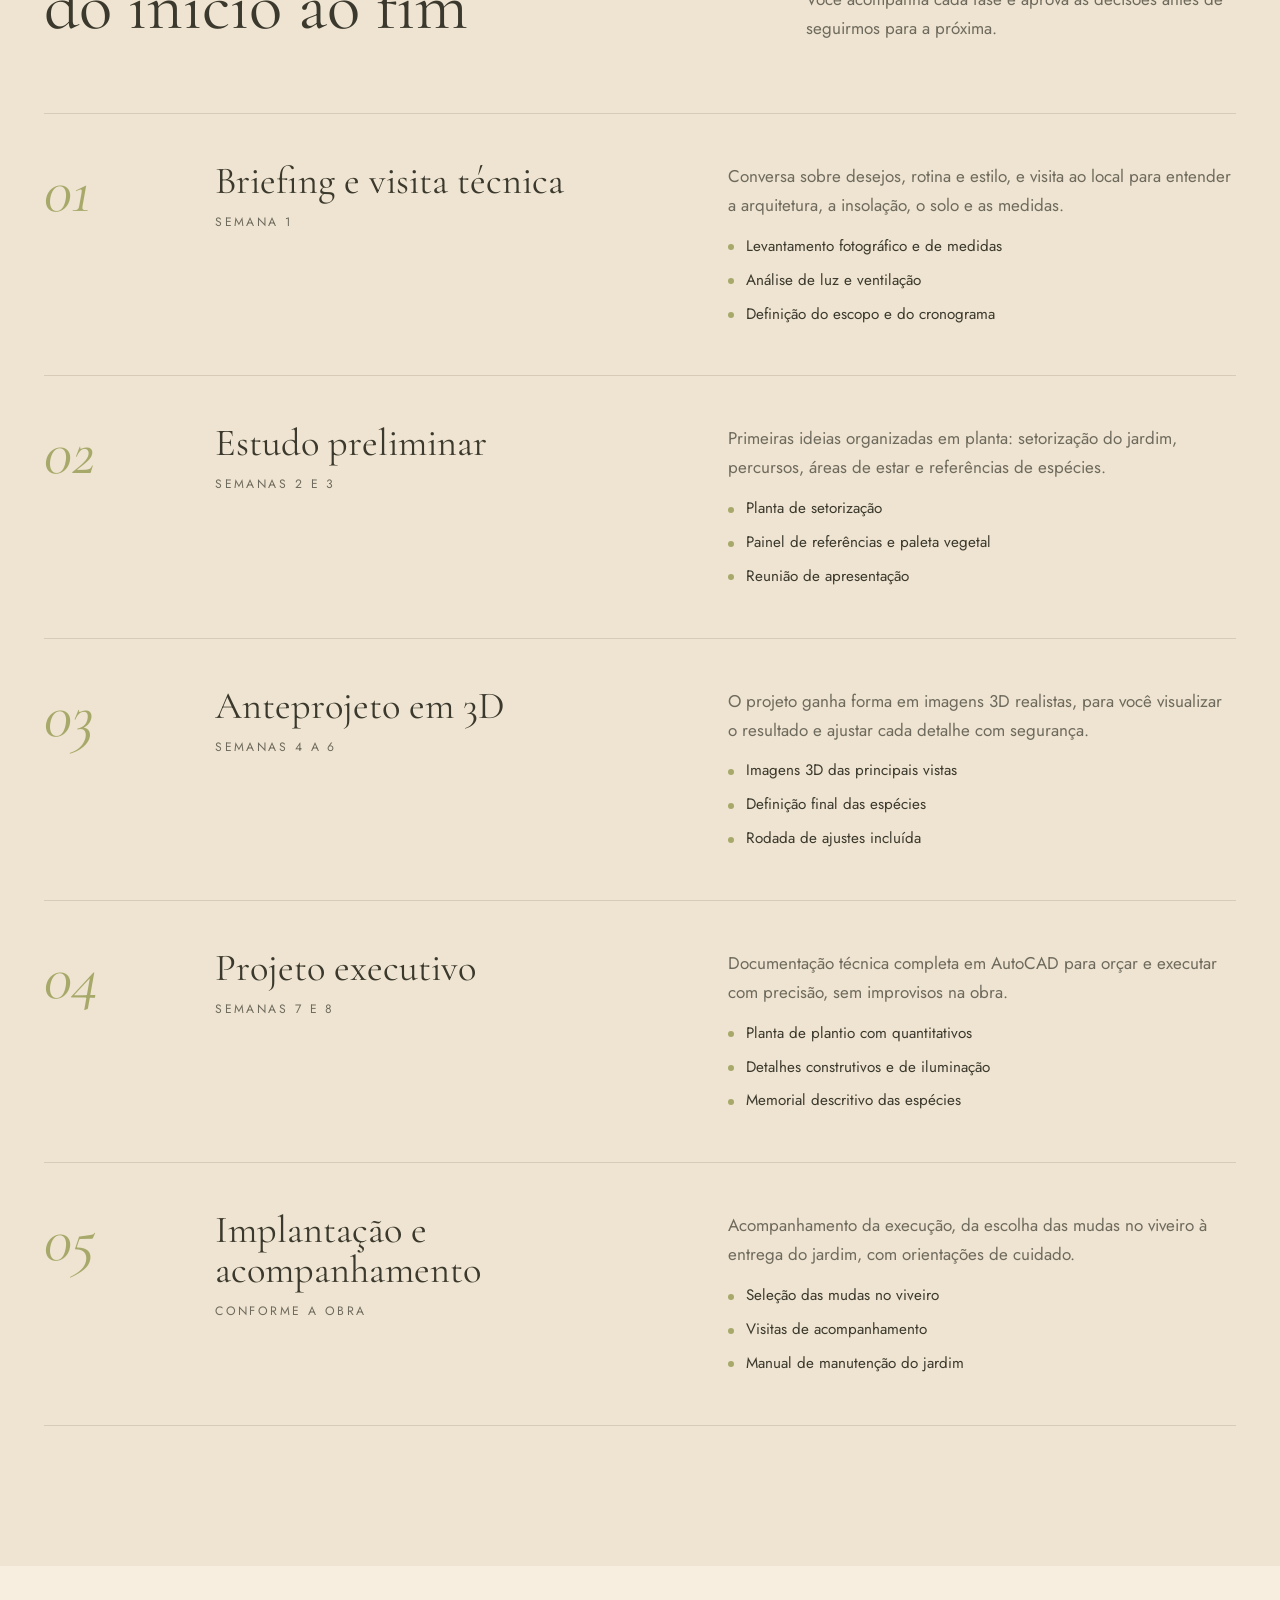
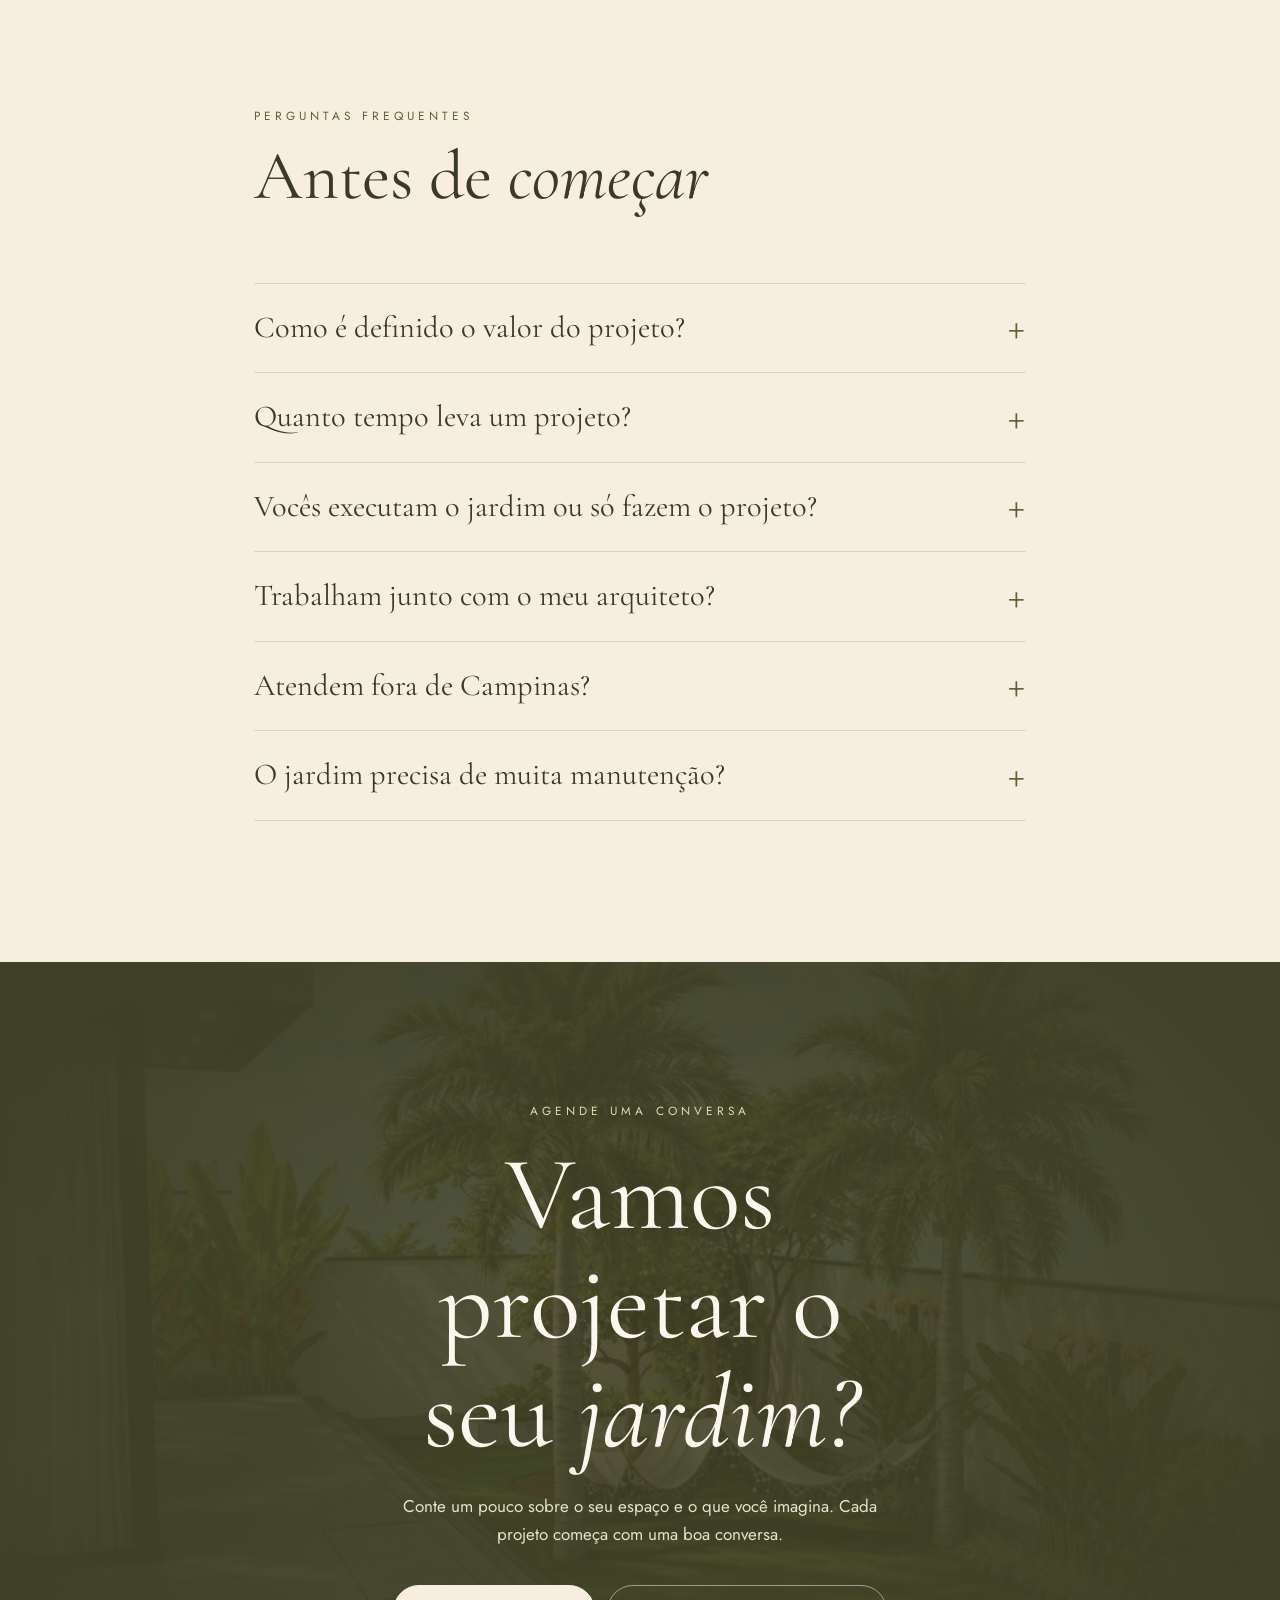
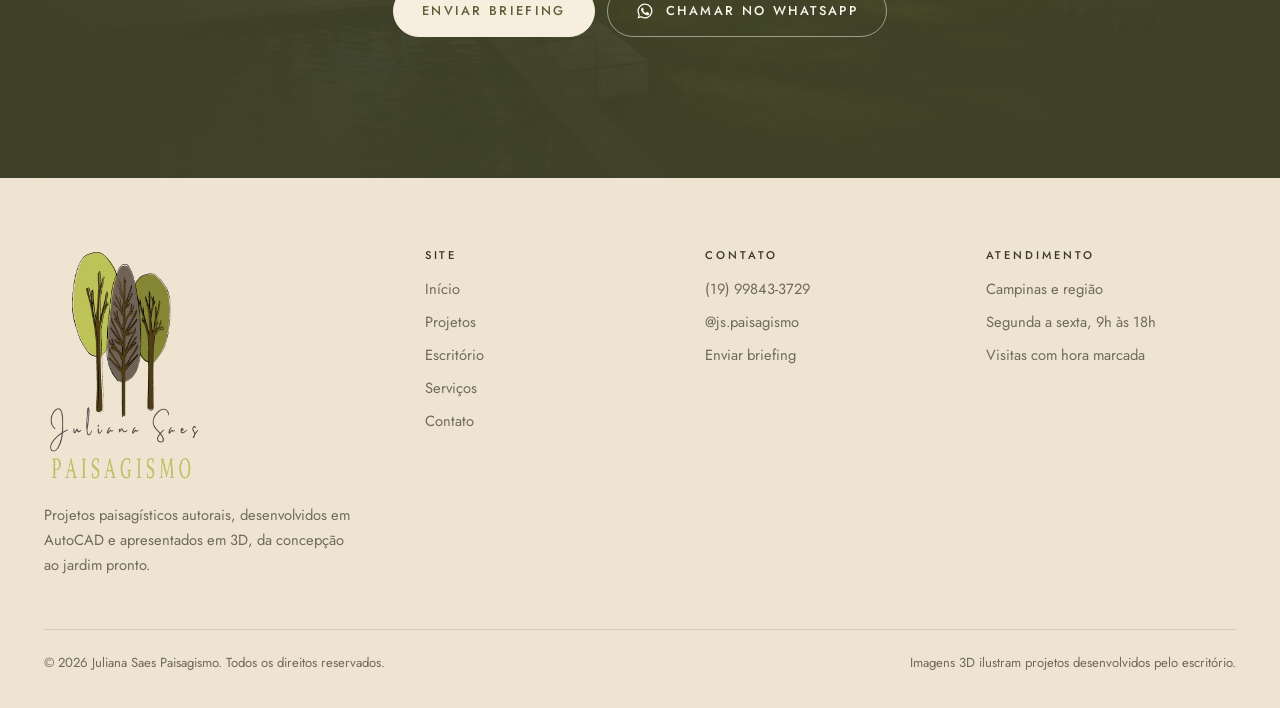
<file: servicos.html>
<!doctype html>
<html lang="pt-BR">
<head>
<meta charset="utf-8">
<meta name="viewport" content="width=device-width, initial-scale=1, viewport-fit=cover">
<!-- Enquanto o site não for oficial, fica fora do Google. Remover esta linha (e o X-Robots-Tag do netlify.toml) ao publicar no domínio próprio. -->
<meta name="robots" content="noindex, nofollow">
<title>Serviços · Juliana Saes Paisagismo</title>
<meta name="description" content="Projeto paisagístico, iluminação de jardim, implantação, manutenção assinada e consultoria.">
<meta name="theme-color" content="#f7eedf">
<meta property="og:type" content="website">
<meta property="og:url" content="https://jspaisagismo.netlify.app/servicos.html">
<meta property="og:title" content="Serviços · Juliana Saes Paisagismo">
<meta property="og:description" content="Projeto paisagístico, iluminação de jardim, implantação, manutenção assinada e consultoria.">
<meta property="og:image" content="https://jspaisagismo.netlify.app/img/og.jpg">
<meta name="twitter:card" content="summary_large_image">
<link rel="icon" type="image/png" href="img/favicon.png">
<link rel="preconnect" href="https://fonts.googleapis.com">
<link rel="preconnect" href="https://fonts.gstatic.com" crossorigin>
<link href="https://fonts.googleapis.com/css2?family=Cormorant+Garamond:ital,wght@0,400;0,500;1,400;1,500&family=Jost:wght@300;400;500&display=swap" rel="stylesheet">
<link rel="stylesheet" href="css/site.css">
<script>document.documentElement.classList.add("js")</script>
</head>
<body>

<header class="topo" id="topo">
  <div class="wrap">
    <a class="marca" href="index.html" aria-label="Juliana Saes Paisagismo, início">
      <img src="img/logo-arvores.png" alt="" width="58" height="46">
      <span><b>Juliana Saes</b><small>Paisagismo</small></span>
    </a>
    <nav aria-label="Principal">
      <ul class="menu" id="menu">
        <li><a href="projetos.html">Projetos</a></li><li><a href="escritorio.html">Escritório</a></li><li><a href="servicos.html" aria-current="page">Serviços</a></li><li><a href="contato.html">Contato</a></li>
        <li><a class="btn js-msg" href="https://wa.me/5519998433729"><svg viewBox="0 0 24 24" aria-hidden="true"><use href="#i-whats"/></svg>WhatsApp</a></li>
      </ul>
    </nav>
    <button class="burger" id="burger" aria-label="Abrir menu" aria-expanded="false" aria-controls="menu"><span></span></button>
  </div>
</header>

<main>

  <section class="pag-topo">
    <div class="wrap grade">
      <div><span class="olho rv">Serviços</span><h1 class="rv d1">Do primeiro traço ao <em>jardim maduro</em></h1></div>
      <p class="lead rv d2">Uma atuação completa e integrada, para que o jardim saia do papel exatamente como foi pensado e continue bonito ao longo dos anos.</p>
    </div>
  </section>

  <section class="sec" style="padding-top:0">
    <div class="wrap">
      <div class="servicos-grade">
        <div class="servico rv" id="projeto"><svg viewBox="0 0 24 24" fill="none" stroke="currentColor" stroke-width="1.3" stroke-linecap="round" stroke-linejoin="round" aria-hidden="true"><path d="M3 21h18"/><path d="M5 21V8l7-5 7 5v13"/><path d="M9 21v-6h6v6"/></svg><h3>Projeto paisagístico</h3><p>Projeto autoral completo, do estudo preliminar ao executivo, com imagens 3D e documentação técnica em AutoCAD.</p></div>
        <div class="servico rv d1" id="iluminacao"><svg viewBox="0 0 24 24" fill="none" stroke="currentColor" stroke-width="1.3" stroke-linecap="round" stroke-linejoin="round" aria-hidden="true"><path d="M9 18h6M10 22h4"/><path d="M12 2a7 7 0 0 0-4 12.7V17h8v-2.3A7 7 0 0 0 12 2z"/></svg><h3>Iluminação de jardim</h3><p>Projeto luminotécnico integrado ao paisagismo, valorizando volumes, texturas e percursos à noite.</p></div>
        <div class="servico rv d2" id="implantacao"><svg viewBox="0 0 24 24" fill="none" stroke="currentColor" stroke-width="1.3" stroke-linecap="round" stroke-linejoin="round" aria-hidden="true"><path d="M12 22V12"/><path d="M12 12C12 7 15 4 20 3c0 5-3 8-8 9z"/><path d="M12 15c0-4-2-6-7-7 0 4 2 6 7 7z"/></svg><h3>Implantação</h3><p>Execução acompanhada pela paisagista: seleção das mudas no viveiro, preparo do solo, plantio e acabamento.</p></div>
        <div class="servico rv" id="manutencao"><svg viewBox="0 0 24 24" fill="none" stroke="currentColor" stroke-width="1.3" stroke-linecap="round" stroke-linejoin="round" aria-hidden="true"><path d="M14 4l6 6-9 9H5v-6z"/><path d="M12 6l6 6"/></svg><h3>Manutenção assinada</h3><p>Visitas periódicas com podas de formação, adubação e reposições, mantendo o desenho original do projeto.</p></div>
        <div class="servico rv d1" id="consultoria"><svg viewBox="0 0 24 24" fill="none" stroke="currentColor" stroke-width="1.3" stroke-linecap="round" stroke-linejoin="round" aria-hidden="true"><path d="M21 11.5a8.4 8.4 0 0 1-12.3 7.5L3 21l2-5.4A8.5 8.5 0 1 1 21 11.5z"/></svg><h3>Consultoria</h3><p>Visita técnica com orientações pontuais para requalificar jardins existentes ou escolher espécies.</p></div>
        <div class="servico rv d2" id="vasos"><svg viewBox="0 0 24 24" fill="none" stroke="currentColor" stroke-width="1.3" stroke-linecap="round" stroke-linejoin="round" aria-hidden="true"><path d="M6 10h12l-1.5 10h-9z"/><path d="M12 10V6M12 6c0-2 1.5-3 4-3 0 2-1.5 3-4 3zM12 6c0-2-1.5-3-4-3 0 2 1.5 3 4 3z"/></svg><h3>Vasos e jardins verticais</h3><p>Composições para varandas, terraços e interiores, com vasos, floreiras e paredes verdes.</p></div>
      </div>
    </div>
  </section>

  <section class="sec areia-2">
    <div class="wrap">
      <div class="cab">
        <div><span class="olho rv">Etapas do projeto</span><h2 class="h2 rv d1">Um método <em>claro</em>, do início ao fim</h2></div>
        <p class="rv d2">Você acompanha cada fase e aprova as decisões antes de seguirmos para a próxima.</p>
      </div>
      <div class="etapas">
        <div class="etapa rv"><span class="n">01</span><div><h3>Briefing e visita técnica</h3><span class="prazo">Semana 1</span></div><div><p>Conversa sobre desejos, rotina e estilo, e visita ao local para entender a arquitetura, a insolação, o solo e as medidas.</p><ul><li>Levantamento fotográfico e de medidas</li><li>Análise de luz e ventilação</li><li>Definição do escopo e do cronograma</li></ul></div></div>
        <div class="etapa rv"><span class="n">02</span><div><h3>Estudo preliminar</h3><span class="prazo">Semanas 2 e 3</span></div><div><p>Primeiras ideias organizadas em planta: setorização do jardim, percursos, áreas de estar e referências de espécies.</p><ul><li>Planta de setorização</li><li>Painel de referências e paleta vegetal</li><li>Reunião de apresentação</li></ul></div></div>
        <div class="etapa rv"><span class="n">03</span><div><h3>Anteprojeto em 3D</h3><span class="prazo">Semanas 4 a 6</span></div><div><p>O projeto ganha forma em imagens 3D realistas, para você visualizar o resultado e ajustar cada detalhe com segurança.</p><ul><li>Imagens 3D das principais vistas</li><li>Definição final das espécies</li><li>Rodada de ajustes incluída</li></ul></div></div>
        <div class="etapa rv"><span class="n">04</span><div><h3>Projeto executivo</h3><span class="prazo">Semanas 7 e 8</span></div><div><p>Documentação técnica completa em AutoCAD para orçar e executar com precisão, sem improvisos na obra.</p><ul><li>Planta de plantio com quantitativos</li><li>Detalhes construtivos e de iluminação</li><li>Memorial descritivo das espécies</li></ul></div></div>
        <div class="etapa rv"><span class="n">05</span><div><h3>Implantação e acompanhamento</h3><span class="prazo">Conforme a obra</span></div><div><p>Acompanhamento da execução, da escolha das mudas no viveiro à entrega do jardim, com orientações de cuidado.</p><ul><li>Seleção das mudas no viveiro</li><li>Visitas de acompanhamento</li><li>Manual de manutenção do jardim</li></ul></div></div>
      </div>
    </div>
  </section>

  <section class="sec">
    <div class="wrap estreito">
      <div class="cab" style="display:block"><span class="olho rv">Perguntas frequentes</span><h2 class="h2 rv d1" style="margin-top:16px">Antes de <em>começar</em></h2></div>
      <div class="faq rv">
        <details><summary>Como é definido o valor do projeto?</summary><p>O investimento é calculado a partir da área, da complexidade e do escopo contratado. Após a conversa inicial e a visita técnica, enviamos uma proposta detalhada com etapas, prazos e entregas.</p></details>
        <details><summary>Quanto tempo leva um projeto?</summary><p>Um projeto residencial completo costuma levar de seis a oito semanas, do briefing ao projeto executivo. A implantação depende do porte do jardim e do andamento da obra.</p></details>
        <details><summary>Vocês executam o jardim ou só fazem o projeto?</summary><p>Os dois. É possível contratar apenas o projeto, para executar com a sua equipe, ou o pacote completo com implantação acompanhada pela paisagista.</p></details>
        <details><summary>Trabalham junto com o meu arquiteto?</summary><p>Sim. O ideal é integrar o paisagismo ao projeto de arquitetura desde o início, compartilhando arquivos em AutoCAD e alinhando o cronograma com a obra.</p></details>
        <details><summary>Atendem fora de Campinas?</summary><p>Sim. Atendemos presencialmente Campinas e região e desenvolvemos projetos a distância para outras cidades, com visitas técnicas agendadas nas etapas principais.</p></details>
        <details><summary>O jardim precisa de muita manutenção?</summary><p>As espécies são escolhidas pensando na rotina da família. Na entrega, você recebe um manual de cuidados e pode contratar a manutenção assinada, com visitas periódicas.</p></details>
      </div>
    </div>
  </section>

  <section class="sec chamada">
    <img class="fundo" src="img/lazer-piscina.jpg" alt="" loading="lazy">
    <div class="wrap">
      <span class="olho rv">Agende uma conversa</span>
      <h2 class="rv d1">Vamos projetar o seu <em>jardim?</em></h2>
      <p class="rv d2">Conte um pouco sobre o seu espaço e o que você imagina. Cada projeto começa com uma boa conversa.</p>
      <div class="botoes rv d3">
        <a class="btn btn-areia" href="contato.html">Enviar briefing</a>
        <a class="btn btn-contorno js-msg" href="https://wa.me/5519998433729"><svg viewBox="0 0 24 24" aria-hidden="true"><use href="#i-whats"/></svg>Chamar no WhatsApp</a>
      </div>
    </div>
  </section>
</main>

<footer class="rodape">
  <div class="wrap">
    <div class="grade">
      <div>
        <img class="logo-rodape" src="img/logo.png" alt="Juliana Saes Paisagismo" width="266" height="247" loading="lazy">
        <p style="margin-top:14px;max-width:34ch">Projetos paisagísticos autorais, desenvolvidos em AutoCAD e apresentados em 3D, da concepção ao jardim pronto.</p>
      </div>
      <div><h4>Site</h4><ul><li><a href="index.html">Início</a></li><li><a href="projetos.html">Projetos</a></li><li><a href="escritorio.html">Escritório</a></li><li><a href="servicos.html">Serviços</a></li><li><a href="contato.html">Contato</a></li></ul></div>
      <div><h4>Contato</h4><ul><li><a class="js-msg" href="https://wa.me/5519998433729">(19) 99843-3729</a></li><li><a href="https://www.instagram.com/js.paisagismo/" target="_blank" rel="noopener">@js.paisagismo</a></li><li><a href="contato.html">Enviar briefing</a></li></ul></div>
      <div><h4>Atendimento</h4><ul><li>Campinas e região</li><li>Segunda a sexta, 9h às 18h</li><li>Visitas com hora marcada</li></ul></div>
    </div>
    <div class="base"><span>© <span class="js-ano">2026</span> Juliana Saes Paisagismo. Todos os direitos reservados.</span><span>Imagens 3D ilustram projetos desenvolvidos pelo escritório.</span></div>
  </div>
</footer>

<a class="flutuante js-msg" id="flutuante" href="https://wa.me/5519998433729" aria-label="Chamar no WhatsApp"><svg viewBox="0 0 24 24" aria-hidden="true"><use href="#i-whats"/></svg></a>

<svg width="0" height="0" style="position:absolute" aria-hidden="true">
  <symbol id="i-insta" viewBox="0 0 24 24"><g fill="none" stroke="currentColor" stroke-width="1.8"><rect x="3" y="3" width="18" height="18" rx="5"/><circle cx="12" cy="12" r="4"/></g><circle cx="17.5" cy="6.5" r="1.2" fill="currentColor"/></symbol>
  <symbol id="i-whats" viewBox="0 0 24 24"><path fill="currentColor" d="M12 2a10 10 0 0 0-8.6 15.1L2 22l5-1.3A10 10 0 1 0 12 2zm0 18.2c-1.5 0-3-.4-4.3-1.2l-.3-.2-3 .8.8-2.9-.2-.3A8.2 8.2 0 1 1 12 20.2zm4.5-6.1c-.2-.1-1.5-.7-1.7-.8-.2-.1-.4-.1-.6.1l-.8 1c-.1.2-.3.2-.5.1a6.7 6.7 0 0 1-3.3-2.9c-.3-.4.2-.4.7-1.3.1-.2 0-.3 0-.4l-.8-1.8c-.2-.5-.4-.4-.6-.4h-.5a1 1 0 0 0-.7.3c-.2.3-.9.9-.9 2.2s1 2.6 1.1 2.7c.1.2 1.9 2.9 4.6 4.1 1.7.7 2.4.8 3.2.7.5-.1 1.5-.6 1.8-1.2.2-.6.2-1.1.1-1.2l-.4-.2z"/></symbol>
</svg>
<script src="js/site.js"></script>
</body>
</html>
</file>
<file: css/site.css>
/*
  Juliana Saes Paisagismo — estilos compartilhados por todas as páginas.
  Identidade: areia da logo, verde-oliva, sálvia, rosa-argila e taupe;
  Cormorant Garamond (títulos, itálico) + Jost (textos, espaçado).
*/
:root{
  color-scheme:light;
  --areia:#f7eedf;
  --areia-2:#efe4d1;
  --creme:#fbf7ef;
  --oliva:#a7a96a;
  --oliva-clara:#dcdcb4;
  --oliva-escura:#5e6037;
  --musgo:#3f4127;
  --salvia:#cdd3bc;
  --rosa:#e8cfc1;
  --taupe:#8b7e75;
  --tronco:#4d4129;
  --tinta:#3b392d;
  --suave:#6e6a5d;
  --linha:rgba(77,65,41,.15);
  --serif:"Cormorant Garamond",Georgia,"Times New Roman",serif;
  --sans:"Jost",system-ui,-apple-system,"Segoe UI",Roboto,Arial,sans-serif;
  --ease:cubic-bezier(.2,.7,.2,1);
  --topo:84px;
}
*{box-sizing:border-box;min-width:0}
html{scroll-behavior:smooth;scroll-padding-top:var(--topo);-webkit-text-size-adjust:100%}
body{margin:0;background:var(--areia);color:var(--tinta);font:400 17px/1.7 var(--sans);-webkit-font-smoothing:antialiased;overflow-x:clip}
img{display:block;max-width:100%}
a{color:inherit}
h1,h2,h3,h4{font-family:var(--serif);font-weight:400;line-height:1.04;margin:0;text-wrap:balance}
p{margin:0 0 1em}
em{font-style:italic}
.wrap{width:100%;max-width:1280px;margin:0 auto;padding:0 clamp(18px,4vw,44px)}
.estreito{max-width:860px}
.olho{display:block;font:400 .74rem/1.5 var(--sans);letter-spacing:.34em;text-transform:uppercase;color:var(--oliva-escura)}
.h2{font-size:clamp(2.5rem,5.4vw,4.4rem);color:var(--tinta)}
.h2 em{font-style:italic}
.traco{display:block;width:110px;height:1px;background:currentColor;opacity:.4;margin:26px 0}
.sec{padding:clamp(84px,11vw,150px) 0}
.sec-sm{padding:clamp(60px,8vw,100px) 0}
.creme{background:var(--creme)}
.areia-2{background:var(--areia-2)}
.lead{font-size:clamp(1.05rem,1.5vw,1.2rem);color:var(--suave);max-width:560px}
.link-seta{display:inline-flex;align-items:center;gap:12px;font:500 .78rem/1 var(--sans);letter-spacing:.22em;text-transform:uppercase;text-decoration:none;color:var(--tinta);padding:8px 0;border-bottom:1px solid currentColor}
.link-seta svg{width:18px;height:18px;transition:transform .35s var(--ease)}
.link-seta:hover svg{transform:translateX(5px)}

/* Botões */
.btn{--bg:var(--oliva-escura);--fg:var(--creme);display:inline-flex;align-items:center;justify-content:center;gap:12px;min-height:52px;padding:14px 28px;border-radius:999px;background:var(--bg);color:var(--fg);font:500 .8rem/1 var(--sans);letter-spacing:.18em;text-transform:uppercase;text-decoration:none;border:1px solid var(--bg);cursor:pointer;transition:transform .35s var(--ease),background .3s,color .3s,border-color .3s}
.btn:hover{transform:translateY(-3px)}
.btn svg{width:18px;height:18px;flex:none}
.btn-claro{--bg:transparent;--fg:var(--tinta);border-color:rgba(59,57,45,.3)}
.btn-claro:hover{border-color:var(--tinta)}
.btn-areia{--bg:var(--areia);--fg:var(--oliva-escura)}
.btn-contorno{--bg:transparent;--fg:var(--creme);border-color:rgba(251,247,239,.5)}
.btn-contorno:hover{border-color:var(--creme)}
:focus-visible{outline:2px solid var(--oliva-escura);outline-offset:3px}

/* Cabeçalho */
.topo{position:fixed;inset:0 0 auto;z-index:50;transition:background .4s,box-shadow .4s,color .4s}
.topo .wrap{display:flex;align-items:center;justify-content:space-between;height:var(--topo);gap:20px}
.topo.solido,.topo.aberto{background:rgba(247,238,223,.93);backdrop-filter:saturate(1.3) blur(14px);-webkit-backdrop-filter:saturate(1.3) blur(14px);box-shadow:0 1px 0 var(--linha)}
.marca{display:flex;align-items:center;gap:12px;text-decoration:none;color:inherit}
.marca img{height:46px;width:auto}
.marca b{display:block;font:italic 500 1.55rem/1 var(--serif)}
.marca small{display:block;font:400 .6rem/1 var(--sans);letter-spacing:.4em;text-transform:uppercase;color:var(--oliva);margin-top:5px}
.menu{display:flex;align-items:center;gap:32px;list-style:none;margin:0;padding:0}
.menu a{text-decoration:none;font-size:.86rem;letter-spacing:.14em;text-transform:uppercase;position:relative}
.menu a:not(.btn)::after{content:"";position:absolute;left:0;right:0;bottom:-6px;height:1px;background:currentColor;transform:scaleX(0);transform-origin:left;transition:transform .35s var(--ease)}
.menu a:not(.btn):hover::after,.menu a[aria-current="page"]::after{transform:scaleX(1)}
.menu .btn{min-height:44px;padding:10px 20px;font-size:.74rem}
.burger{display:none;width:46px;height:46px;border-radius:50%;border:1px solid currentColor;background:transparent;cursor:pointer;place-items:center;color:inherit;opacity:.85}
.burger span{display:block;width:18px;height:1.5px;background:currentColor;position:relative}
.burger span::before,.burger span::after{content:"";position:absolute;left:0;width:18px;height:1.5px;background:currentColor;transition:transform .3s}
.burger span::before{top:-6px}.burger span::after{top:6px}
.aberto .burger span{background:transparent}
.aberto .burger span::before{transform:translateY(6px) rotate(45deg)}
.aberto .burger span::after{transform:translateY(-6px) rotate(-45deg)}
/* Cabeçalho claro sobre foto (página inicial e projetos) */
.sobre-foto .topo:not(.solido):not(.aberto){color:var(--creme)}
.sobre-foto .topo:not(.solido):not(.aberto) .marca small{color:var(--oliva-clara)}
.sobre-foto .topo:not(.solido):not(.aberto) .marca img{filter:brightness(0) invert(1)}
.sobre-foto .topo:not(.solido):not(.aberto) .menu .btn{--bg:var(--creme);--fg:var(--oliva-escura)}
@media (max-width:980px){
  .burger{display:grid}
  .menu{position:fixed;inset:var(--topo) 0 auto;flex-direction:column;align-items:flex-start;gap:2px;padding:22px clamp(18px,4vw,44px) 34px;background:var(--areia);color:var(--tinta);border-bottom:1px solid var(--linha);transform:translateY(-12px);opacity:0;pointer-events:none;transition:opacity .3s,transform .3s}
  .menu a:not(.btn){font:italic 400 2.1rem/1.35 var(--serif);letter-spacing:0;text-transform:none}
  .menu li:last-child{margin-top:16px}
  .aberto .menu{opacity:1;transform:none;pointer-events:auto}
}

/* Abertura em tela cheia (início) */
.capa{position:relative;height:100svh;min-height:600px;color:var(--creme);overflow:hidden;background:var(--musgo)}
.capa .slide{position:absolute;inset:0;opacity:0;transition:opacity 1.6s ease}
.capa .slide.ativo{opacity:1}
.capa .slide img{width:100%;height:100%;object-fit:cover;transform:scale(1.04)}
.capa .slide.ativo img{animation:aproxima 9s ease-out forwards}
@keyframes aproxima{from{transform:scale(1.04)}to{transform:scale(1.13)}}
.capa::after{content:"";position:absolute;inset:0;background:linear-gradient(180deg,rgba(30,30,18,.5) 0%,rgba(30,30,18,.05) 28%,rgba(30,30,18,.28) 55%,rgba(30,30,18,.82) 100%),linear-gradient(90deg,rgba(30,30,18,.5),rgba(30,30,18,0) 62%)}
.capa .conteudo{position:absolute;inset:auto 0 0;z-index:2;padding-bottom:clamp(36px,6vw,72px)}
.capa .olho{color:var(--oliva-clara)}
.capa h1{font-size:clamp(2.8rem,6.2vw,6.2rem);line-height:.98;margin:18px 0 26px;max-width:15ch;text-shadow:0 2px 30px rgba(0,0,0,.25)}
.capa h1 em{font-style:italic;color:var(--oliva-clara)}
.capa p{max-width:470px;color:#efe8d6;font-size:clamp(1rem,1.4vw,1.12rem);margin-bottom:30px}
.capa .botoes{display:flex;flex-wrap:wrap;gap:12px}
.capa-rodape{display:flex;align-items:flex-end;justify-content:space-between;gap:24px;flex-wrap:wrap}
.capa-legenda{text-align:right;font-size:.84rem;letter-spacing:.06em;color:#efe8d6;min-width:220px}
.capa-legenda b{display:block;font:italic 400 1.5rem/1.1 var(--serif);letter-spacing:0;color:var(--creme);margin-bottom:4px}
.capa-contador{display:flex;align-items:center;justify-content:flex-end;gap:14px;margin-top:14px;font:500 .76rem/1 var(--sans);letter-spacing:.2em}
.capa-contador .barra{width:120px;height:1px;background:rgba(251,247,239,.35);position:relative;overflow:hidden}
.capa-contador .barra i{position:absolute;inset:0;background:var(--creme);transform-origin:left;transform:scaleX(0)}
.capa-contador .barra i.corre{animation:progresso 6s linear forwards}
@keyframes progresso{to{transform:scaleX(1)}}
.capa-contador button{background:none;border:1px solid rgba(251,247,239,.45);color:inherit;width:38px;height:38px;border-radius:50%;cursor:pointer;display:grid;place-items:center}
.capa-contador button svg{width:16px;height:16px}
.rolar{position:absolute;left:50%;bottom:22px;z-index:2;transform:translateX(-50%);width:1px;height:46px;background:rgba(251,247,239,.4);overflow:hidden}
.rolar::after{content:"";position:absolute;left:0;top:-40%;width:1px;height:40%;background:var(--creme);animation:desce 2.2s ease-in-out infinite}
@keyframes desce{to{top:100%}}
@media (max-width:760px){.capa{height:auto;min-height:100svh;display:flex;align-items:flex-end}.capa .conteudo{position:relative;padding-top:calc(var(--topo) + 48px)}.capa .olho{display:none}.capa h1{font-size:clamp(2.5rem,11vw,3.2rem);margin-top:0}.capa .botoes .btn{min-height:46px;padding:12px 22px}.capa-legenda{text-align:left}.capa-contador{justify-content:flex-start}.rolar{display:none}}

/* Abertura das páginas internas */
.pag-topo{padding:calc(var(--topo) + clamp(56px,9vw,120px)) 0 clamp(48px,7vw,90px)}
.pag-topo h1{font-size:clamp(3rem,7.6vw,6.6rem);margin:18px 0 0;max-width:14ch}
.pag-topo h1 em{font-style:italic}
.pag-topo .grade{display:grid;grid-template-columns:minmax(0,1.3fr) minmax(0,1fr);gap:clamp(24px,5vw,80px);align-items:end}
.pag-topo .lead{margin:0}
@media (max-width:860px){.pag-topo .grade{grid-template-columns:1fr}}
.migalha{display:flex;gap:10px;font-size:.78rem;letter-spacing:.18em;text-transform:uppercase;color:var(--suave);margin-bottom:22px}
.migalha a{text-decoration:none}
.migalha a:hover{color:var(--tinta)}

/* Faixa animada */
.faixa{background:var(--oliva-clara);color:var(--oliva-escura);overflow:hidden;padding:22px 0;white-space:nowrap}
.faixa .trilho{display:inline-flex;gap:44px;animation:corre 46s linear infinite;font:italic 400 clamp(1.6rem,3vw,2.3rem)/1 var(--serif)}
.faixa span{display:inline-flex;align-items:center;gap:44px}
.faixa span::after{content:"";width:6px;height:6px;border-radius:50%;background:var(--taupe)}
@keyframes corre{to{transform:translateX(-50%)}}

/* Manifesto e números */
.manifesto{display:grid;grid-template-columns:minmax(0,.7fr) minmax(0,2fr);gap:clamp(24px,6vw,90px)}
.manifesto blockquote{margin:0;font:400 clamp(1.9rem,3.8vw,3.2rem)/1.16 var(--serif);color:var(--tinta)}
.manifesto blockquote em{color:var(--oliva-escura)}
.manifesto .cols{display:grid;grid-template-columns:1fr 1fr;gap:28px;margin-top:40px;color:var(--suave)}
@media (max-width:860px){.manifesto,.manifesto .cols{grid-template-columns:1fr}}
.numeros{display:grid;grid-template-columns:repeat(4,minmax(0,1fr));gap:0;margin-top:clamp(56px,8vw,96px);border-top:1px solid var(--linha)}
.numeros div{padding:28px 24px 0 0}
.numeros div+div{padding-left:24px;border-left:1px solid var(--linha)}
.numeros b{display:block;font:italic 400 clamp(2.6rem,5vw,4rem)/1 var(--serif);color:var(--oliva-escura)}
.numeros span{display:block;margin-top:10px;font-size:.88rem;color:var(--suave);max-width:20ch}
@media (max-width:760px){.numeros{grid-template-columns:1fr 1fr}.numeros div:nth-child(3){padding-left:0;border-left:0}.numeros div:nth-child(n+3){border-top:1px solid var(--linha);margin-top:24px}}

/* Cabeçalho de seção */
.cab{display:flex;flex-wrap:wrap;align-items:flex-end;justify-content:space-between;gap:24px;margin-bottom:clamp(40px,6vw,70px)}
.cab .h2{margin-top:16px;max-width:15ch}
.cab p{max-width:430px;color:var(--suave);margin:0}

/* Projetos em destaque (início) */
.destaques{display:grid;gap:clamp(70px,10vw,130px)}
.destaque{display:grid;grid-template-columns:minmax(0,1.45fr) minmax(0,1fr);gap:clamp(28px,5vw,80px);align-items:center;text-decoration:none;color:inherit}
.destaque:nth-child(even){grid-template-columns:minmax(0,1fr) minmax(0,1.45fr)}
.destaque:nth-child(even) .foto{order:2}
.destaque .foto{position:relative;overflow:hidden;border-radius:4px;aspect-ratio:4/3;background:var(--salvia)}
.destaque .foto img{width:100%;height:100%;object-fit:cover;transition:transform 1.2s var(--ease)}
.destaque:hover .foto img{transform:scale(1.05)}
.destaque .num{font:italic 400 1.2rem var(--serif);color:var(--oliva)}
.destaque h3{font-size:clamp(2.2rem,4vw,3.4rem);margin:10px 0 14px}
.destaque .meta{font-size:.8rem;letter-spacing:.2em;text-transform:uppercase;color:var(--suave);margin-bottom:20px}
.destaque p{color:var(--suave);max-width:420px;margin-bottom:28px}
@media (max-width:860px){.destaque,.destaque:nth-child(even){grid-template-columns:1fr}.destaque:nth-child(even) .foto{order:0}}

/* Pilares */
.pilares{display:grid;grid-template-columns:repeat(3,minmax(0,1fr));gap:clamp(20px,3vw,40px)}
.pilar{padding-top:28px;border-top:1px solid var(--linha)}
.pilar .n{font:italic 400 3.4rem/1 var(--serif);color:var(--oliva)}
.pilar h3{font-size:2rem;margin:18px 0 12px}
.pilar p{color:var(--suave);margin:0}
@media (max-width:860px){.pilares{grid-template-columns:1fr}}

/* Bloco escuro "3D" */
.escuro{background:var(--oliva-escura);color:var(--areia)}
.escuro .olho{color:var(--oliva-clara)}
.escuro .h2{color:var(--creme)}
.escuro p{color:#e4dcc7}
.dupla{display:grid;grid-template-columns:minmax(0,1fr) minmax(0,1.15fr);gap:clamp(32px,6vw,90px);align-items:center}
.dupla.inv{grid-template-columns:minmax(0,1.15fr) minmax(0,1fr)}
@media (max-width:900px){.dupla,.dupla.inv{grid-template-columns:1fr}.dupla .midia{order:-1}}
.checks{list-style:none;padding:0;margin:28px 0 36px;display:grid;gap:14px}
.checks li{display:flex;gap:14px;align-items:flex-start}
.checks svg{width:22px;height:22px;flex:none;margin-top:3px;color:var(--oliva-clara)}
.midia{position:relative;border-radius:4px;overflow:hidden;aspect-ratio:4/3;box-shadow:0 40px 80px -44px rgba(0,0,0,.5)}
.midia img{width:100%;height:100%;object-fit:cover}
.etiqueta{position:absolute;left:16px;bottom:16px;background:rgba(251,247,239,.92);padding:9px 16px;border-radius:999px;font-size:.78rem;letter-spacing:.08em;color:var(--tinta);display:flex;align-items:center;gap:9px}
.etiqueta i{width:8px;height:8px;border-radius:50%;background:var(--oliva)}

/* Comparador antes/depois (3D x executado) */
.compara{position:relative;aspect-ratio:4/3;border-radius:4px;overflow:hidden;user-select:none;touch-action:pan-y;background:var(--salvia)}
.compara img{position:absolute;inset:0;width:100%;height:100%;object-fit:cover}
.compara .topo-img{clip-path:inset(0 0 0 var(--corte,50%))}
.compara .linha{position:absolute;top:0;bottom:0;left:var(--corte,50%);width:2px;background:var(--creme);transform:translateX(-1px)}
.compara .alca{position:absolute;top:50%;left:var(--corte,50%);transform:translate(-50%,-50%);width:54px;height:54px;border-radius:50%;background:var(--creme);display:grid;place-items:center;color:var(--oliva-escura);box-shadow:0 10px 30px -10px rgba(0,0,0,.5)}
.compara .alca svg{width:26px;height:26px}
.compara input{position:absolute;inset:0;width:100%;height:100%;opacity:0;cursor:ew-resize;margin:0}
.compara .rot{position:absolute;top:16px;font:500 .7rem/1 var(--sans);letter-spacing:.2em;text-transform:uppercase;background:rgba(251,247,239,.92);color:var(--tinta);padding:8px 12px;border-radius:999px}
.compara .rot.e{left:16px}.compara .rot.d{right:16px}

/* Serviços — lista */
.lista{list-style:none;margin:0;padding:0;border-top:1px solid var(--linha)}
.item{display:grid;grid-template-columns:70px minmax(0,1fr) minmax(0,1.3fr) 40px;gap:14px 40px;align-items:baseline;padding:32px 0;border-bottom:1px solid var(--linha);text-decoration:none;color:inherit;transition:padding .45s var(--ease),background .45s}
a.item:hover{padding-left:20px;padding-right:20px;background:var(--creme)}
.item .n{font:italic 400 1.2rem var(--serif);color:var(--oliva)}
.item h3{font-size:clamp(1.9rem,3vw,2.6rem);font-style:italic}
.item p{margin:0;color:var(--suave)}
.item svg{width:22px;height:22px;align-self:center;color:var(--oliva-escura)}
@media (max-width:760px){.item{grid-template-columns:1fr}.item svg{display:none}a.item:hover{padding-left:0;padding-right:0;background:none}}

/* Parceria com arquitetos */
.parceria{display:grid;grid-template-columns:minmax(0,1fr) minmax(0,1fr);gap:clamp(24px,5vw,80px);align-items:center;padding:clamp(36px,5vw,64px);border-radius:4px;background:var(--salvia)}
.parceria h2{font-size:clamp(2.1rem,4vw,3.2rem)}
.parceria p{color:#4f4d3e;margin:0 0 22px}
@media (max-width:860px){.parceria{grid-template-columns:1fr}}

/* Instagram */
.insta-box{display:grid;grid-template-columns:minmax(0,1fr) auto;gap:28px;align-items:center;padding:clamp(28px,5vw,56px);border-radius:4px;background:var(--rosa)}
.insta-box h2{font-size:clamp(2.2rem,4.4vw,3.4rem);margin-top:12px}
.insta-box p{margin:12px 0 0;color:#5f5148}
.insta-box .olho{color:var(--tronco)}
@media (max-width:760px){.insta-box{grid-template-columns:1fr}}

/* Chamada final */
.chamada{background:var(--musgo);color:var(--creme);position:relative;overflow:hidden;text-align:center}
.chamada img.fundo{position:absolute;inset:0;width:100%;height:100%;object-fit:cover;opacity:.28}
.chamada::before{content:"";position:absolute;inset:0;background:radial-gradient(ellipse at 50% 45%,rgba(63,65,39,.45),rgba(63,65,39,.96) 78%);z-index:1}
.chamada .wrap{position:relative;z-index:2}
.chamada .olho{color:var(--oliva-clara)}
.chamada h2{font-size:clamp(3rem,8.2vw,6.6rem);margin:20px auto 24px;max-width:12ch}
.chamada h2 em{font-style:italic}
.chamada p{color:#e8e1cd;max-width:520px;margin:0 auto 36px}
.chamada .botoes{display:flex;flex-wrap:wrap;justify-content:center;gap:12px}

/* Portfólio */
.filtros{display:flex;flex-wrap:wrap;gap:10px;margin-bottom:clamp(32px,5vw,54px)}
.filtros button{font:500 .74rem/1 var(--sans);letter-spacing:.18em;text-transform:uppercase;padding:13px 20px;border-radius:999px;border:1px solid var(--linha);background:transparent;color:var(--tinta);cursor:pointer;transition:background .3s,color .3s,border-color .3s}
.filtros button:hover{border-color:var(--tinta)}
.filtros button[aria-pressed="true"]{background:var(--oliva-escura);border-color:var(--oliva-escura);color:var(--creme)}
.portfolio{display:grid;grid-template-columns:repeat(2,minmax(0,1fr));gap:clamp(28px,4vw,56px) clamp(18px,3vw,40px)}
.card-proj{text-decoration:none;color:inherit;display:block;transition:opacity .4s}
.card-proj.oculto{display:none}
.card-proj .foto{overflow:hidden;border-radius:4px;aspect-ratio:4/3;background:var(--salvia);position:relative}
.card-proj:nth-child(4n+2) .foto,.card-proj:nth-child(4n+3) .foto{aspect-ratio:4/4.6}
.card-proj .foto img{width:100%;height:100%;object-fit:cover;transition:transform 1.2s var(--ease)}
.card-proj:hover .foto img{transform:scale(1.05)}
.card-proj .tag{position:absolute;left:14px;top:14px;font:500 .66rem/1 var(--sans);letter-spacing:.2em;text-transform:uppercase;background:rgba(251,247,239,.92);color:var(--tinta);padding:8px 12px;border-radius:999px}
.card-proj .linha1{display:flex;justify-content:space-between;align-items:baseline;gap:16px;margin-top:18px}
.card-proj h3{font-size:clamp(1.7rem,2.6vw,2.3rem)}
.card-proj .ano{font:italic 400 1.2rem var(--serif);color:var(--oliva)}
.card-proj .meta{font-size:.8rem;letter-spacing:.18em;text-transform:uppercase;color:var(--suave);margin-top:6px}
@media (max-width:760px){.portfolio{grid-template-columns:1fr}.card-proj:nth-child(n) .foto{aspect-ratio:4/3.3}}

/* Página de projeto */
.proj-capa{position:relative;height:88svh;min-height:520px;overflow:hidden;color:var(--creme);background:var(--musgo)}
.proj-capa img{width:100%;height:100%;object-fit:cover;animation:aproxima 14s ease-out forwards}
.proj-capa::after{content:"";position:absolute;inset:0;background:linear-gradient(180deg,rgba(30,30,18,.45),rgba(30,30,18,0) 30%,rgba(30,30,18,.15) 60%,rgba(30,30,18,.75))}
.proj-capa .conteudo{position:absolute;inset:auto 0 0;z-index:2;padding-bottom:clamp(34px,5vw,64px)}
.proj-capa .migalha{color:#efe8d6}
.proj-capa h1{font-size:clamp(3rem,7.4vw,6.4rem);max-width:14ch}
.proj-capa h1 em{font-style:italic}
.ficha{display:grid;grid-template-columns:repeat(5,minmax(0,1fr));border-top:1px solid var(--linha);border-bottom:1px solid var(--linha)}
.ficha div{padding:24px 18px 24px 0}
.ficha div+div{padding-left:18px;border-left:1px solid var(--linha)}
.ficha dt{font-size:.7rem;letter-spacing:.24em;text-transform:uppercase;color:var(--suave);margin-bottom:8px}
.ficha dd{margin:0;font:italic 400 1.4rem/1.2 var(--serif);color:var(--tinta)}
@media (max-width:860px){.ficha{grid-template-columns:1fr 1fr}.ficha div{padding:18px 12px 18px 0}.ficha div+div{padding-left:0;border-left:0}.ficha div:nth-child(even){padding-left:14px;border-left:1px solid var(--linha)}.ficha div:nth-child(n+3){border-top:1px solid var(--linha)}}
.texto-proj{display:grid;grid-template-columns:minmax(0,.8fr) minmax(0,1.4fr);gap:clamp(24px,6vw,90px)}
.texto-proj h2{font-size:clamp(2.2rem,4vw,3.2rem)}
.texto-proj p{color:var(--suave)}
.texto-proj .primeiro::first-letter{font:italic 400 4.2em/.8 var(--serif);float:left;margin:.08em .12em 0 0;color:var(--oliva-escura)}
@media (max-width:860px){.texto-proj{grid-template-columns:1fr}}
.especies{display:flex;flex-wrap:wrap;gap:10px;margin-top:26px;padding:0;list-style:none}
.especies li{padding:10px 18px;border-radius:999px;background:var(--creme);border:1px solid var(--linha);font:italic 400 1.15rem/1 var(--serif)}
.mosaico{display:grid;grid-template-columns:repeat(12,minmax(0,1fr));gap:16px}
.mosaico figure{margin:0;overflow:hidden;border-radius:4px;background:var(--salvia);cursor:zoom-in}
.mosaico img{width:100%;height:100%;object-fit:cover;transition:transform 1s var(--ease)}
.mosaico figure:hover img{transform:scale(1.04)}
.mosaico .m-a{grid-column:span 12;aspect-ratio:16/8}
.mosaico .m-b{grid-column:span 7;aspect-ratio:4/3}
.mosaico .m-c{grid-column:span 5;aspect-ratio:auto}
@media (max-width:760px){.mosaico .m-a,.mosaico .m-b,.mosaico .m-c{grid-column:span 12;aspect-ratio:4/3}}
.prox-proj{display:grid;grid-template-columns:minmax(0,1fr) minmax(0,1fr);gap:clamp(24px,5vw,80px);align-items:center;text-decoration:none;color:inherit;padding:clamp(40px,6vw,70px) 0;border-top:1px solid var(--linha)}
.prox-proj .foto{overflow:hidden;border-radius:4px;aspect-ratio:16/9}
.prox-proj img{width:100%;height:100%;object-fit:cover;transition:transform 1.2s var(--ease)}
.prox-proj:hover img{transform:scale(1.05)}
.prox-proj h2{font-size:clamp(2.4rem,5vw,4.2rem);margin:14px 0 20px}
@media (max-width:760px){.prox-proj{grid-template-columns:1fr}}

/* Etapas (serviços) */
.etapas{display:grid;gap:0;border-top:1px solid var(--linha)}
.etapa{display:grid;grid-template-columns:120px minmax(0,1fr) minmax(0,1.1fr);gap:20px clamp(24px,4vw,60px);padding:clamp(32px,4vw,48px) 0;border-bottom:1px solid var(--linha)}
.etapa .n{font:italic 400 clamp(3rem,5vw,4.4rem)/.9 var(--serif);color:var(--oliva)}
.etapa h3{font-size:clamp(1.9rem,3vw,2.6rem)}
.etapa .prazo{display:block;margin-top:10px;font-size:.76rem;letter-spacing:.2em;text-transform:uppercase;color:var(--suave)}
.etapa p{color:var(--suave);margin:0 0 14px}
.etapa ul{margin:0;padding:0;list-style:none;display:grid;gap:8px}
.etapa li{display:flex;gap:12px;font-size:.95rem}
.etapa li::before{content:"";flex:none;width:6px;height:6px;margin-top:.7em;border-radius:50%;background:var(--oliva)}
@media (max-width:860px){.etapa{grid-template-columns:1fr}}
.servicos-grade{display:grid;grid-template-columns:repeat(3,minmax(0,1fr));gap:clamp(16px,2vw,24px)}
.servico{padding:clamp(26px,3vw,38px);border-radius:4px;background:var(--creme);border:1px solid var(--linha);display:flex;flex-direction:column}
.servico svg{width:34px;height:34px;color:var(--oliva-escura);margin-bottom:22px}
.servico h3{font-size:2rem;font-style:italic;margin-bottom:12px}
.servico p{color:var(--suave);margin:0}
@media (max-width:960px){.servicos-grade{grid-template-columns:1fr 1fr}}
@media (max-width:620px){.servicos-grade{grid-template-columns:1fr}}

/* Perguntas frequentes */
.faq{border-top:1px solid var(--linha)}
.faq details{border-bottom:1px solid var(--linha)}
.faq summary{list-style:none;cursor:pointer;display:flex;justify-content:space-between;align-items:center;gap:20px;padding:26px 0;font:400 clamp(1.4rem,2.4vw,1.9rem)/1.2 var(--serif)}
.faq summary::-webkit-details-marker{display:none}
.faq summary::after{content:"+";font:300 2rem/1 var(--sans);color:var(--oliva-escura);transition:transform .3s}
.faq details[open] summary::after{transform:rotate(45deg)}
.faq details p{color:var(--suave);max-width:720px;margin:0;padding:0 0 26px}

/* Escritório */
.retrato{aspect-ratio:4/5;border-radius:999px 999px 4px 4px;background:var(--areia-2);border:1px solid var(--linha);display:grid;place-items:center;padding:12%;overflow:hidden}
.retrato img{width:100%;max-width:320px}
.assinatura{font:italic 400 2.2rem/1 var(--serif);color:var(--oliva-escura);margin-top:26px}
.citacao{margin:0;font:italic 400 clamp(2rem,4.4vw,3.6rem)/1.15 var(--serif);color:var(--tinta);text-align:center;max-width:22ch;margin-inline:auto}
.citacao cite{display:block;margin-top:26px;font:400 .76rem/1 var(--sans);letter-spacing:.3em;text-transform:uppercase;font-style:normal;color:var(--suave)}
.linha-tempo{display:grid;grid-template-columns:repeat(4,minmax(0,1fr));gap:24px;border-top:1px solid var(--linha);padding-top:30px}
.linha-tempo b{display:block;font:italic 400 2.4rem/1 var(--serif);color:var(--oliva)}
.linha-tempo h3{font-size:1.6rem;margin:12px 0 8px}
.linha-tempo p{margin:0;color:var(--suave);font-size:.95rem}
@media (max-width:860px){.linha-tempo{grid-template-columns:1fr 1fr}}
@media (max-width:520px){.linha-tempo{grid-template-columns:1fr}}

/* Contato */
.contato-grade{display:grid;grid-template-columns:minmax(0,1fr) minmax(0,1.35fr);gap:clamp(32px,6vw,90px);align-items:start}
@media (max-width:900px){.contato-grade{grid-template-columns:1fr}}
.canais{display:grid;gap:0;border-top:1px solid var(--linha)}
.canal{display:flex;justify-content:space-between;align-items:center;gap:16px;padding:22px 0;border-bottom:1px solid var(--linha);text-decoration:none;color:inherit}
.canal small{display:block;font-size:.7rem;letter-spacing:.24em;text-transform:uppercase;color:var(--suave);margin-bottom:6px}
.canal b{font:italic 400 1.6rem/1.1 var(--serif);font-weight:400}
.canal svg{width:22px;height:22px;color:var(--oliva-escura);flex:none;transition:transform .35s var(--ease)}
a.canal:hover svg{transform:translateX(5px)}
.form{background:var(--creme);border:1px solid var(--linha);border-radius:4px;padding:clamp(26px,4vw,50px)}
.form h2{font-size:clamp(2rem,3.4vw,2.8rem);margin-bottom:8px}
.form>p{color:var(--suave)}
.campos{display:grid;grid-template-columns:1fr 1fr;gap:18px 20px;margin-top:26px}
.campo{display:grid;gap:8px}
.campo.cheio{grid-column:1/-1}
.campo label,.campo legend{font-size:.72rem;letter-spacing:.22em;text-transform:uppercase;color:var(--suave);padding:0}
.campo input,.campo select,.campo textarea{font:400 1rem/1.5 var(--sans);color:var(--tinta);background:var(--areia);border:1px solid var(--linha);border-radius:4px;padding:14px 16px;width:100%}
.campo textarea{min-height:130px;resize:vertical}
.campo input:focus,.campo select:focus,.campo textarea:focus{outline:none;border-color:var(--oliva-escura);background:#fff}
fieldset.campo{border:0;margin:0;padding:0}
.opcoes{display:flex;flex-wrap:wrap;gap:8px}
.opcoes label{position:relative;font:400 .92rem/1 var(--sans);letter-spacing:0;text-transform:none;color:var(--tinta);cursor:pointer}
.opcoes input{position:absolute;opacity:0;pointer-events:none}
.opcoes span{display:inline-block;padding:11px 16px;border-radius:999px;border:1px solid var(--linha);background:var(--areia);transition:background .25s,color .25s,border-color .25s}
.opcoes input:checked+span{background:var(--oliva-escura);border-color:var(--oliva-escura);color:var(--creme)}
.opcoes input:focus-visible+span{outline:2px solid var(--oliva-escura);outline-offset:2px}
.form .rodape-form{display:flex;flex-wrap:wrap;align-items:center;justify-content:space-between;gap:16px;margin-top:26px}
.form .rodape-form small{color:var(--suave);max-width:36ch}
@media (max-width:620px){.campos{grid-template-columns:1fr}}

/* Rodapé */
.rodape{background:var(--areia-2);color:var(--suave);padding:64px 0 34px;font-size:.92rem}
.rodape .grade{display:grid;grid-template-columns:minmax(0,1.4fr) repeat(3,minmax(0,1fr));gap:30px;padding-bottom:36px;border-bottom:1px solid var(--linha)}
.rodape .logo-rodape{width:160px}
.rodape h4{font:500 .7rem/1 var(--sans);letter-spacing:.26em;text-transform:uppercase;color:var(--tinta);margin:8px 0 16px}
.rodape ul{list-style:none;margin:0;padding:0;display:grid;gap:8px}
.rodape a{text-decoration:none}
.rodape a:hover{color:var(--tinta)}
.rodape .base{display:flex;flex-wrap:wrap;justify-content:space-between;gap:10px;padding-top:22px;font-size:.82rem}
@media (max-width:860px){.rodape .grade{grid-template-columns:1fr 1fr}.rodape .grade>div:first-child{grid-column:1/-1}}

/* Botão flutuante */
.flutuante{position:fixed;right:18px;bottom:calc(18px + env(safe-area-inset-bottom));z-index:60;width:60px;height:60px;border-radius:50%;display:grid;place-items:center;background:var(--oliva-escura);color:var(--creme);box-shadow:0 16px 34px -12px rgba(0,0,0,.4);transition:transform .3s var(--ease),opacity .3s;opacity:0;transform:translateY(20px) scale(.8);pointer-events:none}
.flutuante.ver{opacity:1;transform:none;pointer-events:auto}
.flutuante:hover{transform:scale(1.06)}
.flutuante svg{width:28px;height:28px}

/* Visualizador de imagens */
.lb{position:fixed;inset:0;z-index:100;background:rgba(40,38,28,.94);display:none;align-items:center;justify-content:center;padding:70px 16px 90px}
.lb.ver{display:flex}
.lb img{max-width:min(1300px,100%);max-height:100%;border-radius:4px;object-fit:contain}
.lb p{position:absolute;left:0;right:0;bottom:26px;text-align:center;color:var(--areia);margin:0;font:italic 400 1.4rem/1.2 var(--serif);padding:0 70px}
.lb button{position:absolute;width:52px;height:52px;border-radius:50%;border:1px solid rgba(247,238,223,.4);background:rgba(247,238,223,.08);color:var(--areia);cursor:pointer;display:grid;place-items:center}
.lb button svg{width:22px;height:22px}
.lb .fechar{top:14px;right:14px}
.lb .ant{left:14px;top:50%;transform:translateY(-50%)}
.lb .prox{right:14px;top:50%;transform:translateY(-50%)}
@media (max-width:600px){.lb .ant,.lb .prox{top:auto;bottom:16px;transform:none}.lb p{bottom:84px;padding:0 16px}}

/* Revelação ao rolar */
.js .rv{opacity:0;transform:translateY(30px);transition:opacity 1s var(--ease),transform 1s var(--ease)}
.js .rv.on{opacity:1;transform:none}
.js .rv.d1{transition-delay:.1s}.js .rv.d2{transition-delay:.2s}.js .rv.d3{transition-delay:.3s}
@media (prefers-reduced-motion:reduce){
  html{scroll-behavior:auto}
  *,*::before,*::after{animation:none!important;transition:none!important}
  .js .rv{opacity:1;transform:none}
}
</file>
